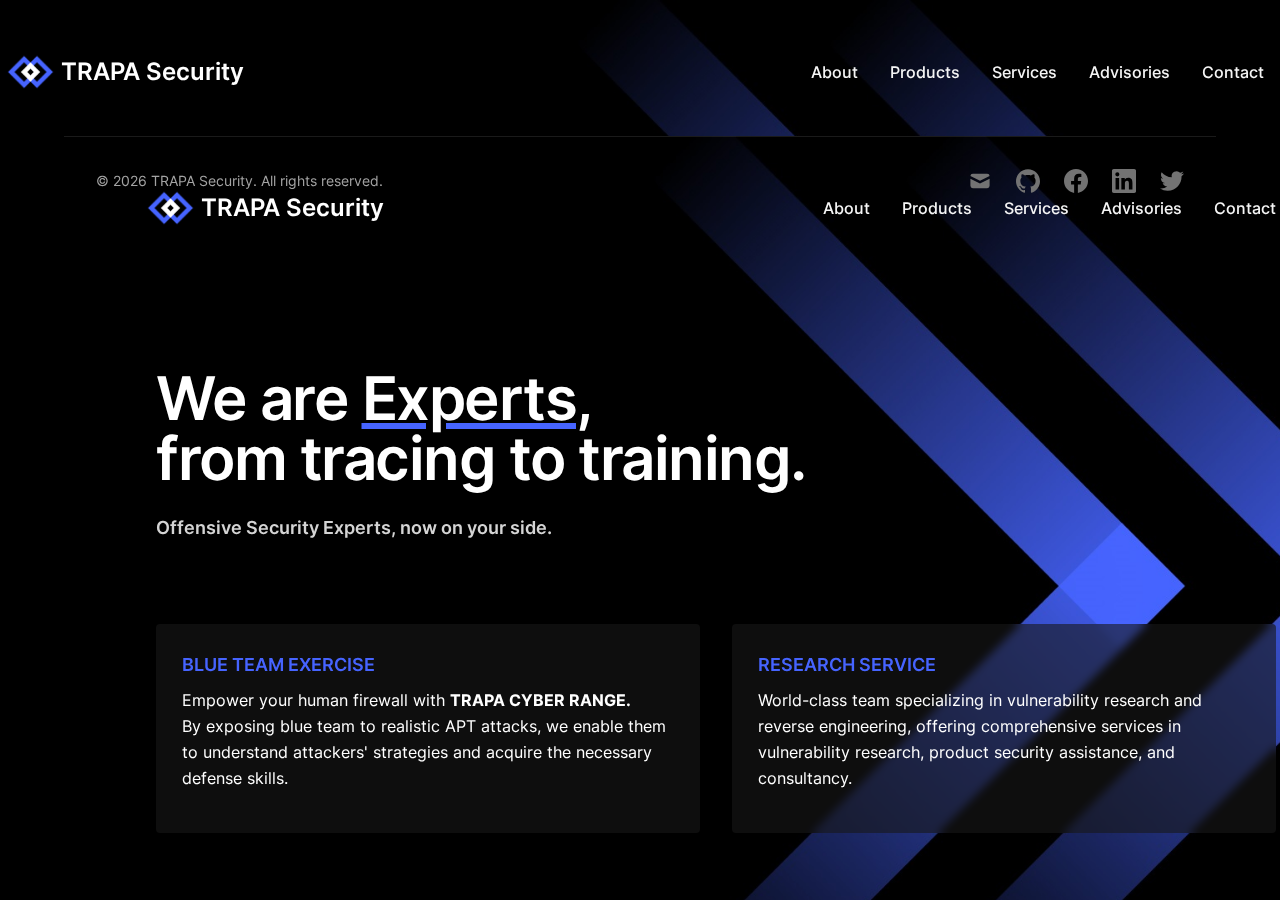
<file: index.html>
<!DOCTYPE html><html lang="en" class="scroll-smooth"><head><meta charSet="utf-8"/><script>!function(){try {var d=document.documentElement.classList;d.remove('light','dark');var e=localStorage.getItem('theme');d.add('dark');if("system"===e||(!e&&false)){var t="(prefers-color-scheme: dark)",m=window.matchMedia(t);m.media!==t||m.matches?d.add('dark'):d.add('light')}else if(e) d.add(e)}catch(e){}}()</script><meta content="width=device-width, initial-scale=1" name="viewport"/><title>TRAPA Security</title><meta name="robots" content="follow, index"/><meta name="description" content="We are Experts, from tracing to training."/><meta property="og:url" content="https://trapa.tw/"/><meta property="og:type" content="website"/><meta property="og:site_name" content="TRAPA Security"/><meta property="og:description" content="We are Experts, from tracing to training."/><meta property="og:title" content="TRAPA Security"/><meta property="og:image" content="https://trapa.tw/static/images/og.png"/><meta name="twitter:card" content="summary_large_image"/><meta name="twitter:site" content="https://twitter.com/TrapaSecurity"/><meta name="twitter:title" content="TRAPA Security"/><meta name="twitter:description" content="We are Experts, from tracing to training."/><meta name="twitter:image" content="https://trapa.tw/static/images/og.png"/><link rel="canonical" href="https://trapa.tw/"/><meta name="next-head-count" content="18"/><link rel="apple-touch-icon" sizes="180x180" href="/static/favicons/apple-touch-icon.png"/><link rel="icon" type="image/png" sizes="32x32" href="/static/favicons/favicon-32x32.png"/><link rel="icon" type="image/png" sizes="16x16" href="/static/favicons/favicon-16x16.png"/><link rel="manifest" href="/static/favicons/site.webmanifest"/><link rel="mask-icon" href="/static/favicons/safari-pinned-tab.svg" color="#4664ff"/><meta name="msapplication-TileColor" content="#000000"/><meta name="theme-color" content="#000000"/><link rel="alternate" type="application/rss+xml" href="/feed.xml"/><link rel="preload" href="/_next/static/css/70e7474b985e5c54.css" as="style"/><link rel="stylesheet" href="/_next/static/css/70e7474b985e5c54.css" data-n-g=""/><noscript data-n-css=""></noscript><script defer="" nomodule="" src="/_next/static/chunks/polyfills-5cd94c89d3acac5f.js"></script><script src="/_next/static/chunks/webpack-5ddc520f87c3ad87.js" defer=""></script><script src="/_next/static/chunks/main-632185334423e275.js" defer=""></script><script src="/_next/static/chunks/pages/_app-95428d86a16eb5ed.js" defer=""></script><script src="/_next/static/chunks/pages/index-176bd960bca5c4c5.js" defer=""></script><script src="/_next/static/Cl-udYeRVX1OY106Ye3Js/_buildManifest.js" defer=""></script><script src="/_next/static/Cl-udYeRVX1OY106Ye3Js/_ssgManifest.js" defer=""></script><script src="/_next/static/Cl-udYeRVX1OY106Ye3Js/_middlewareManifest.js" defer=""></script></head><body class="bg-white text-black antialiased dark:bg-gray-900 dark:text-white"><div id="__next" data-reactroot=""><div class="fixed -z-10 h-screen w-full overflow-y-scroll bg-black bg-opacity-90 bg-[url(&#x27;/static/images/bg.jpg&#x27;)] bg-cover bg-right md:bg-center"><div class="mx-auto max-w-5xl px-4 sm:px-6 xl:max-w-6xl xl:px-0"><header class="flex items-center justify-between py-10"><div><a aria-label="TRAPA Security" href="/"><div class="flex flex-shrink-0 items-center justify-between"><div class=""><img class="mt-2 h-12 object-cover" src="/static/images/logo.png"/></div><div class="h-6 text-2xl font-semibold md:block">TRAPA Security</div></div></a></div><div class="mt-2 flex items-center text-base leading-5"><div class="hidden md:block"><a class="p-1 font-medium text-gray-100 md:p-3 lg:p-4" href="/about/">About</a><a class="p-1 font-medium text-gray-100 md:p-3 lg:p-4" href="/products/">Products</a><a class="p-1 font-medium text-gray-100 md:p-3 lg:p-4" href="/services/">Services</a><a class="p-1 font-medium text-gray-100 md:p-3 lg:p-4" href="/advisories/">Advisories</a><a class="p-1 font-medium text-gray-100 md:p-3 lg:p-4" href="/contact/">Contact</a></div><div class="md:hidden"><button type="button" class="ml-1 mr-1 h-8 w-8 rounded py-1" aria-label="Toggle Menu"><svg xmlns="http://www.w3.org/2000/svg" viewBox="0 0 20 20" fill="currentColor" class="text-gray-900 dark:text-gray-100"><path fill-rule="evenodd" d="M3 5a1 1 0 011-1h12a1 1 0 110 2H4a1 1 0 01-1-1zM3 10a1 1 0 011-1h12a1 1 0 110 2H4a1 1 0 01-1-1zM3 15a1 1 0 011-1h12a1 1 0 110 2H4a1 1 0 01-1-1z" clip-rule="evenodd"></path></svg></button><div class="fixed top-0 left-0 z-10 h-full w-full transform bg-gray-200 opacity-95 duration-300 ease-in-out dark:bg-gray-800 translate-x-full"><div class="flex justify-end"><button type="button" class="mr-5 mt-11 h-8 w-8 rounded" aria-label="Toggle Menu"><svg xmlns="http://www.w3.org/2000/svg" viewBox="0 0 20 20" fill="currentColor" class="text-gray-900 dark:text-gray-100"><path fill-rule="evenodd" d="M4.293 4.293a1 1 0 011.414 0L10 8.586l4.293-4.293a1 1 0 111.414 1.414L11.414 10l4.293 4.293a1 1 0 01-1.414 1.414L10 11.414l-4.293 4.293a1 1 0 01-1.414-1.414L8.586 10 4.293 5.707a1 1 0 010-1.414z" clip-rule="evenodd"></path></svg></button></div><nav class="fixed mt-8 h-full"><div class="px-12 py-4"><a class="text-2xl font-bold tracking-widest text-gray-900 dark:text-gray-100" href="/about/">About</a></div><div class="px-12 py-4"><a class="text-2xl font-bold tracking-widest text-gray-900 dark:text-gray-100" href="/products/">Products</a></div><div class="px-12 py-4"><a class="text-2xl font-bold tracking-widest text-gray-900 dark:text-gray-100" href="/services/">Services</a></div><div class="px-12 py-4"><a class="text-2xl font-bold tracking-widest text-gray-900 dark:text-gray-100" href="/advisories/">Advisories</a></div><div class="px-12 py-4"><a class="text-2xl font-bold tracking-widest text-gray-900 dark:text-gray-100" href="/contact/">Contact</a></div></nav></div></div></div></header><section class="sm-px:6 mx-auto px-4"><h2 class="pt-18 text-4xl font-semibold tracking-tight text-white sm:pt-24 sm:text-6xl">We are <span class="underline decoration-blue-500">Experts</span>,<br/>from tracing to training.</h2><p class="mt-6 text-lg font-semibold leading-8 text-gray-300">Offensive Security Experts, now on your side.</p><div class="mx-auto px-0 py-20"><div class="-m-4 flex flex-wrap"><a href="/products" class="group w-full p-4 md:w-1/2"><div class="h-full rounded border-2 border-black border-opacity-0 bg-gray-900 bg-opacity-60 p-6 backdrop-blur-sm hover:border-primary-500"><p class="mb-2 text-lg font-semibold uppercase leading-relaxed text-primary-500">Blue Team Exercise</p><p class="mb-4 leading-relaxed">Empower your human firewall with <strong>TRAPA CYBER RANGE.</strong><br/>By exposing blue team to realistic APT attacks, we enable them to understand attackers&#x27; strategies and acquire the necessary defense skills.</p></div></a><a href="/services" class="w-full p-4 md:w-1/2"><div class="h-full rounded border-2 border-black border-opacity-0 bg-gray-900 bg-opacity-60 p-6 backdrop-blur-sm hover:border-primary-500"><p class="mb-2 text-lg font-semibold uppercase leading-relaxed text-primary-500">Research Service</p><p class="mb-4 leading-relaxed">World-class team specializing in vulnerability research and reverse engineering, offering comprehensive services in vulnerability research, product security assistance, and consultancy.</p></div></a></div></div></section><footer><div class="mx-auto max-w-7xl border-t border-white/10 px-6 pt-8 pb-12 md:flex md:items-center md:justify-between lg:px-8"><div class="flex justify-center space-x-6 md:order-2"><a class="text-sm text-gray-500 transition hover:text-gray-600" target="_blank" rel="noopener noreferrer" href="mailto:contact@trapa.tw"><span class="sr-only">mail</span><svg xmlns="http://www.w3.org/2000/svg" viewBox="0 0 20 20" class="fill-current text-gray-700 hover:text-blue-500 dark:text-gray-500 dark:hover:text-blue-400 h-6 w-6"><path d="M2.003 5.884 10 9.882l7.997-3.998A2 2 0 0 0 16 4H4a2 2 0 0 0-1.997 1.884z"></path><path d="m18 8.118-8 4-8-4V14a2 2 0 0 0 2 2h12a2 2 0 0 0 2-2V8.118z"></path></svg></a><a class="text-sm text-gray-500 transition hover:text-gray-600" target="_blank" rel="noopener noreferrer" href="https://github.com/TrapaSecurity"><span class="sr-only">github</span><svg viewBox="0 0 24 24" xmlns="http://www.w3.org/2000/svg" class="fill-current text-gray-700 hover:text-blue-500 dark:text-gray-500 dark:hover:text-blue-400 h-6 w-6"><path d="M12 .297c-6.63 0-12 5.373-12 12 0 5.303 3.438 9.8 8.205 11.385.6.113.82-.258.82-.577 0-.285-.01-1.04-.015-2.04-3.338.724-4.042-1.61-4.042-1.61C4.422 18.07 3.633 17.7 3.633 17.7c-1.087-.744.084-.729.084-.729 1.205.084 1.838 1.236 1.838 1.236 1.07 1.835 2.809 1.305 3.495.998.108-.776.417-1.305.76-1.605-2.665-.3-5.466-1.332-5.466-5.93 0-1.31.465-2.38 1.235-3.22-.135-.303-.54-1.523.105-3.176 0 0 1.005-.322 3.3 1.23.96-.267 1.98-.399 3-.405 1.02.006 2.04.138 3 .405 2.28-1.552 3.285-1.23 3.285-1.23.645 1.653.24 2.873.12 3.176.765.84 1.23 1.91 1.23 3.22 0 4.61-2.805 5.625-5.475 5.92.42.36.81 1.096.81 2.22 0 1.606-.015 2.896-.015 3.286 0 .315.21.69.825.57C20.565 22.092 24 17.592 24 12.297c0-6.627-5.373-12-12-12"></path></svg></a><a class="text-sm text-gray-500 transition hover:text-gray-600" target="_blank" rel="noopener noreferrer" href="https://facebook.com/trapasec"><span class="sr-only">facebook</span><svg xmlns="http://www.w3.org/2000/svg" viewBox="0 0 24 24" class="fill-current text-gray-700 hover:text-blue-500 dark:text-gray-500 dark:hover:text-blue-400 h-6 w-6"><path d="M24 12.073c0-6.627-5.373-12-12-12s-12 5.373-12 12c0 5.99 4.388 10.954 10.125 11.854v-8.385H7.078v-3.47h3.047V9.43c0-3.007 1.792-4.669 4.533-4.669 1.312 0 2.686.235 2.686.235v2.953H15.83c-1.491 0-1.956.925-1.956 1.874v2.25h3.328l-.532 3.47h-2.796v8.385C19.612 23.027 24 18.062 24 12.073z"></path></svg></a><a class="text-sm text-gray-500 transition hover:text-gray-600" target="_blank" rel="noopener noreferrer" href="https://www.linkedin.com/company/trapa-security"><span class="sr-only">linkedin</span><svg viewBox="0 0 24 24" xmlns="http://www.w3.org/2000/svg" class="fill-current text-gray-700 hover:text-blue-500 dark:text-gray-500 dark:hover:text-blue-400 h-6 w-6"><path d="M20.447 20.452h-3.554v-5.569c0-1.328-.027-3.037-1.852-3.037-1.853 0-2.136 1.445-2.136 2.939v5.667H9.351V9h3.414v1.561h.046c.477-.9 1.637-1.85 3.37-1.85 3.601 0 4.267 2.37 4.267 5.455v6.286zM5.337 7.433a2.062 2.062 0 0 1-2.063-2.065 2.064 2.064 0 1 1 2.063 2.065zm1.782 13.019H3.555V9h3.564v11.452zM22.225 0H1.771C.792 0 0 .774 0 1.729v20.542C0 23.227.792 24 1.771 24h20.451C23.2 24 24 23.227 24 22.271V1.729C24 .774 23.2 0 22.222 0h.003z"></path></svg></a><a class="text-sm text-gray-500 transition hover:text-gray-600" target="_blank" rel="noopener noreferrer" href="https://twitter.com/TrapaSecurity"><span class="sr-only">twitter</span><svg xmlns="http://www.w3.org/2000/svg" viewBox="0 0 24 24" class="fill-current text-gray-700 hover:text-blue-500 dark:text-gray-500 dark:hover:text-blue-400 h-6 w-6"><path d="M23.953 4.57a10 10 0 0 1-2.825.775 4.958 4.958 0 0 0 2.163-2.723c-.951.555-2.005.959-3.127 1.184a4.92 4.92 0 0 0-8.384 4.482C7.69 8.095 4.067 6.13 1.64 3.162a4.822 4.822 0 0 0-.666 2.475c0 1.71.87 3.213 2.188 4.096a4.904 4.904 0 0 1-2.228-.616v.06a4.923 4.923 0 0 0 3.946 4.827 4.996 4.996 0 0 1-2.212.085 4.936 4.936 0 0 0 4.604 3.417 9.867 9.867 0 0 1-6.102 2.105c-.39 0-.779-.023-1.17-.067a13.995 13.995 0 0 0 7.557 2.209c9.053 0 13.998-7.496 13.998-13.985 0-.21 0-.42-.015-.63A9.935 9.935 0 0 0 24 4.59z"></path></svg></a></div><div class="mt-8 md:order-1 md:mt-0"><p class="text-center text-sm leading-5 text-gray-400">© 2024 TRAPA Security. All rights reserved.</p></div></div></footer></div></div></div><script id="__NEXT_DATA__" type="application/json">{"props":{"pageProps":{}},"page":"/","query":{},"buildId":"Cl-udYeRVX1OY106Ye3Js","nextExport":true,"autoExport":true,"isFallback":false,"scriptLoader":[]}</script></body></html>
</file>
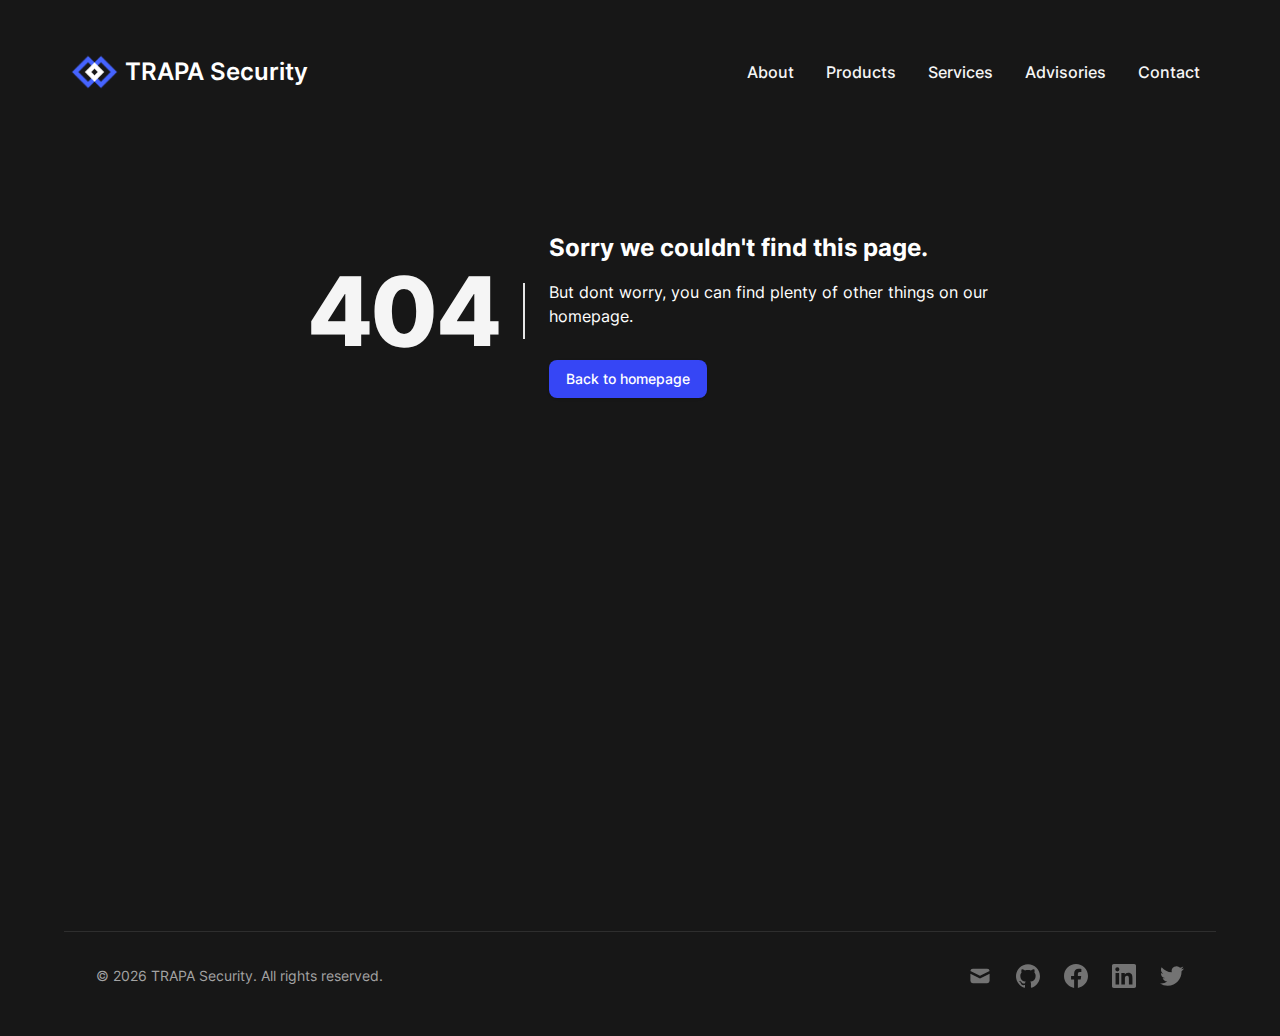
<file: 404/index.html>
<!DOCTYPE html><html lang="en" class="scroll-smooth"><head><meta charSet="utf-8"/><script>!function(){try {var d=document.documentElement.classList;d.remove('light','dark');var e=localStorage.getItem('theme');d.add('dark');if("system"===e||(!e&&false)){var t="(prefers-color-scheme: dark)",m=window.matchMedia(t);m.media!==t||m.matches?d.add('dark'):d.add('light')}else if(e) d.add(e)}catch(e){}}()</script><meta content="width=device-width, initial-scale=1" name="viewport"/><title>Page Not Found - TRAPA Security</title><meta name="robots" content="follow, index"/><meta name="description"/><meta property="og:url" content="https://trapa.tw/404/"/><meta property="og:type" content="website"/><meta property="og:site_name" content="TRAPA Security"/><meta property="og:description"/><meta property="og:title" content="Page Not Found - TRAPA Security"/><meta property="og:image" content="https://trapa.tw/static/images/og.png"/><meta name="twitter:card" content="summary_large_image"/><meta name="twitter:site" content="https://twitter.com/TrapaSecurity"/><meta name="twitter:title" content="Page Not Found - TRAPA Security"/><meta name="twitter:description"/><meta name="twitter:image" content="https://trapa.tw/static/images/og.png"/><link rel="canonical" href="https://trapa.tw/404/"/><meta name="next-head-count" content="18"/><link rel="apple-touch-icon" sizes="180x180" href="/static/favicons/apple-touch-icon.png"/><link rel="icon" type="image/png" sizes="32x32" href="/static/favicons/favicon-32x32.png"/><link rel="icon" type="image/png" sizes="16x16" href="/static/favicons/favicon-16x16.png"/><link rel="manifest" href="/static/favicons/site.webmanifest"/><link rel="mask-icon" href="/static/favicons/safari-pinned-tab.svg" color="#4664ff"/><meta name="msapplication-TileColor" content="#000000"/><meta name="theme-color" content="#000000"/><link rel="alternate" type="application/rss+xml" href="/feed.xml"/><link rel="preload" href="/_next/static/css/70e7474b985e5c54.css" as="style"/><link rel="stylesheet" href="/_next/static/css/70e7474b985e5c54.css" data-n-g=""/><noscript data-n-css=""></noscript><script defer="" nomodule="" src="/_next/static/chunks/polyfills-5cd94c89d3acac5f.js"></script><script src="/_next/static/chunks/webpack-5ddc520f87c3ad87.js" defer=""></script><script src="/_next/static/chunks/main-632185334423e275.js" defer=""></script><script src="/_next/static/chunks/pages/_app-95428d86a16eb5ed.js" defer=""></script><script src="/_next/static/chunks/pages/404-3607bcfd5c634236.js" defer=""></script><script src="/_next/static/Cl-udYeRVX1OY106Ye3Js/_buildManifest.js" defer=""></script><script src="/_next/static/Cl-udYeRVX1OY106Ye3Js/_ssgManifest.js" defer=""></script><script src="/_next/static/Cl-udYeRVX1OY106Ye3Js/_middlewareManifest.js" defer=""></script></head><body class="bg-white text-black antialiased dark:bg-gray-900 dark:text-white"><div id="__next" data-reactroot=""><div class="mx-auto max-w-5xl px-4 sm:px-6 xl:max-w-6xl xl:px-0"><header class="flex items-center justify-between py-10"><div><a aria-label="TRAPA Security" href="/"><div class="flex flex-shrink-0 items-center justify-between"><div class=""><img class="mt-2 h-12 object-cover" src="/static/images/logo.png"/></div><div class="h-6 text-2xl font-semibold md:block">TRAPA Security</div></div></a></div><div class="mt-2 flex items-center text-base leading-5"><div class="hidden md:block"><a class="p-1 font-medium text-gray-100 md:p-3 lg:p-4" href="/about/">About</a><a class="p-1 font-medium text-gray-100 md:p-3 lg:p-4" href="/products/">Products</a><a class="p-1 font-medium text-gray-100 md:p-3 lg:p-4" href="/services/">Services</a><a class="p-1 font-medium text-gray-100 md:p-3 lg:p-4" href="/advisories/">Advisories</a><a class="p-1 font-medium text-gray-100 md:p-3 lg:p-4" href="/contact/">Contact</a></div><div class="md:hidden"><button type="button" class="ml-1 mr-1 h-8 w-8 rounded py-1" aria-label="Toggle Menu"><svg xmlns="http://www.w3.org/2000/svg" viewBox="0 0 20 20" fill="currentColor" class="text-gray-900 dark:text-gray-100"><path fill-rule="evenodd" d="M3 5a1 1 0 011-1h12a1 1 0 110 2H4a1 1 0 01-1-1zM3 10a1 1 0 011-1h12a1 1 0 110 2H4a1 1 0 01-1-1zM3 15a1 1 0 011-1h12a1 1 0 110 2H4a1 1 0 01-1-1z" clip-rule="evenodd"></path></svg></button><div class="fixed top-0 left-0 z-10 h-full w-full transform bg-gray-200 opacity-95 duration-300 ease-in-out dark:bg-gray-800 translate-x-full"><div class="flex justify-end"><button type="button" class="mr-5 mt-11 h-8 w-8 rounded" aria-label="Toggle Menu"><svg xmlns="http://www.w3.org/2000/svg" viewBox="0 0 20 20" fill="currentColor" class="text-gray-900 dark:text-gray-100"><path fill-rule="evenodd" d="M4.293 4.293a1 1 0 011.414 0L10 8.586l4.293-4.293a1 1 0 111.414 1.414L11.414 10l4.293 4.293a1 1 0 01-1.414 1.414L10 11.414l-4.293 4.293a1 1 0 01-1.414-1.414L8.586 10 4.293 5.707a1 1 0 010-1.414z" clip-rule="evenodd"></path></svg></button></div><nav class="fixed mt-8 h-full"><div class="px-12 py-4"><a class="text-2xl font-bold tracking-widest text-gray-900 dark:text-gray-100" href="/about/">About</a></div><div class="px-12 py-4"><a class="text-2xl font-bold tracking-widest text-gray-900 dark:text-gray-100" href="/products/">Products</a></div><div class="px-12 py-4"><a class="text-2xl font-bold tracking-widest text-gray-900 dark:text-gray-100" href="/services/">Services</a></div><div class="px-12 py-4"><a class="text-2xl font-bold tracking-widest text-gray-900 dark:text-gray-100" href="/advisories/">Advisories</a></div><div class="px-12 py-4"><a class="text-2xl font-bold tracking-widest text-gray-900 dark:text-gray-100" href="/contact/">Contact</a></div></nav></div></div></div></header><div class="flex h-screen flex-col justify-between"><main class="mx-3 mb-auto"><div class="flex flex-col items-start justify-start md:mt-24 md:flex-row md:items-center md:justify-center md:space-x-6"><div class="space-x-2 pt-6 pb-8 md:space-y-5"><h1 class="text-6xl font-extrabold leading-9 tracking-tight text-gray-900 dark:text-gray-100 md:border-r-2 md:px-6 md:text-8xl md:leading-14">404</h1></div><div class="max-w-md"><p class="mb-4 text-xl font-bold leading-normal md:text-2xl">Sorry we couldn&#x27;t find this page.</p><p class="mb-8">But dont worry, you can find plenty of other things on our homepage.</p><a href="/"><button class="focus:shadow-outline-blue inline rounded-lg border border-transparent bg-blue-600 px-4 py-2 text-sm font-medium leading-5 text-white shadow transition-colors duration-150 hover:bg-blue-700 focus:outline-none dark:hover:bg-blue-500">Back to homepage</button></a></div></div></main><footer><div class="mx-auto max-w-7xl border-t border-white/10 px-6 pt-8 pb-12 md:flex md:items-center md:justify-between lg:px-8"><div class="flex justify-center space-x-6 md:order-2"><a class="text-sm text-gray-500 transition hover:text-gray-600" target="_blank" rel="noopener noreferrer" href="mailto:contact@trapa.tw"><span class="sr-only">mail</span><svg xmlns="http://www.w3.org/2000/svg" viewBox="0 0 20 20" class="fill-current text-gray-700 hover:text-blue-500 dark:text-gray-500 dark:hover:text-blue-400 h-6 w-6"><path d="M2.003 5.884 10 9.882l7.997-3.998A2 2 0 0 0 16 4H4a2 2 0 0 0-1.997 1.884z"></path><path d="m18 8.118-8 4-8-4V14a2 2 0 0 0 2 2h12a2 2 0 0 0 2-2V8.118z"></path></svg></a><a class="text-sm text-gray-500 transition hover:text-gray-600" target="_blank" rel="noopener noreferrer" href="https://github.com/TrapaSecurity"><span class="sr-only">github</span><svg viewBox="0 0 24 24" xmlns="http://www.w3.org/2000/svg" class="fill-current text-gray-700 hover:text-blue-500 dark:text-gray-500 dark:hover:text-blue-400 h-6 w-6"><path d="M12 .297c-6.63 0-12 5.373-12 12 0 5.303 3.438 9.8 8.205 11.385.6.113.82-.258.82-.577 0-.285-.01-1.04-.015-2.04-3.338.724-4.042-1.61-4.042-1.61C4.422 18.07 3.633 17.7 3.633 17.7c-1.087-.744.084-.729.084-.729 1.205.084 1.838 1.236 1.838 1.236 1.07 1.835 2.809 1.305 3.495.998.108-.776.417-1.305.76-1.605-2.665-.3-5.466-1.332-5.466-5.93 0-1.31.465-2.38 1.235-3.22-.135-.303-.54-1.523.105-3.176 0 0 1.005-.322 3.3 1.23.96-.267 1.98-.399 3-.405 1.02.006 2.04.138 3 .405 2.28-1.552 3.285-1.23 3.285-1.23.645 1.653.24 2.873.12 3.176.765.84 1.23 1.91 1.23 3.22 0 4.61-2.805 5.625-5.475 5.92.42.36.81 1.096.81 2.22 0 1.606-.015 2.896-.015 3.286 0 .315.21.69.825.57C20.565 22.092 24 17.592 24 12.297c0-6.627-5.373-12-12-12"></path></svg></a><a class="text-sm text-gray-500 transition hover:text-gray-600" target="_blank" rel="noopener noreferrer" href="https://facebook.com/trapasec"><span class="sr-only">facebook</span><svg xmlns="http://www.w3.org/2000/svg" viewBox="0 0 24 24" class="fill-current text-gray-700 hover:text-blue-500 dark:text-gray-500 dark:hover:text-blue-400 h-6 w-6"><path d="M24 12.073c0-6.627-5.373-12-12-12s-12 5.373-12 12c0 5.99 4.388 10.954 10.125 11.854v-8.385H7.078v-3.47h3.047V9.43c0-3.007 1.792-4.669 4.533-4.669 1.312 0 2.686.235 2.686.235v2.953H15.83c-1.491 0-1.956.925-1.956 1.874v2.25h3.328l-.532 3.47h-2.796v8.385C19.612 23.027 24 18.062 24 12.073z"></path></svg></a><a class="text-sm text-gray-500 transition hover:text-gray-600" target="_blank" rel="noopener noreferrer" href="https://www.linkedin.com/company/trapa-security"><span class="sr-only">linkedin</span><svg viewBox="0 0 24 24" xmlns="http://www.w3.org/2000/svg" class="fill-current text-gray-700 hover:text-blue-500 dark:text-gray-500 dark:hover:text-blue-400 h-6 w-6"><path d="M20.447 20.452h-3.554v-5.569c0-1.328-.027-3.037-1.852-3.037-1.853 0-2.136 1.445-2.136 2.939v5.667H9.351V9h3.414v1.561h.046c.477-.9 1.637-1.85 3.37-1.85 3.601 0 4.267 2.37 4.267 5.455v6.286zM5.337 7.433a2.062 2.062 0 0 1-2.063-2.065 2.064 2.064 0 1 1 2.063 2.065zm1.782 13.019H3.555V9h3.564v11.452zM22.225 0H1.771C.792 0 0 .774 0 1.729v20.542C0 23.227.792 24 1.771 24h20.451C23.2 24 24 23.227 24 22.271V1.729C24 .774 23.2 0 22.222 0h.003z"></path></svg></a><a class="text-sm text-gray-500 transition hover:text-gray-600" target="_blank" rel="noopener noreferrer" href="https://twitter.com/TrapaSecurity"><span class="sr-only">twitter</span><svg xmlns="http://www.w3.org/2000/svg" viewBox="0 0 24 24" class="fill-current text-gray-700 hover:text-blue-500 dark:text-gray-500 dark:hover:text-blue-400 h-6 w-6"><path d="M23.953 4.57a10 10 0 0 1-2.825.775 4.958 4.958 0 0 0 2.163-2.723c-.951.555-2.005.959-3.127 1.184a4.92 4.92 0 0 0-8.384 4.482C7.69 8.095 4.067 6.13 1.64 3.162a4.822 4.822 0 0 0-.666 2.475c0 1.71.87 3.213 2.188 4.096a4.904 4.904 0 0 1-2.228-.616v.06a4.923 4.923 0 0 0 3.946 4.827 4.996 4.996 0 0 1-2.212.085 4.936 4.936 0 0 0 4.604 3.417 9.867 9.867 0 0 1-6.102 2.105c-.39 0-.779-.023-1.17-.067a13.995 13.995 0 0 0 7.557 2.209c9.053 0 13.998-7.496 13.998-13.985 0-.21 0-.42-.015-.63A9.935 9.935 0 0 0 24 4.59z"></path></svg></a></div><div class="mt-8 md:order-1 md:mt-0"><p class="text-center text-sm leading-5 text-gray-400">© 2024 TRAPA Security. All rights reserved.</p></div></div></footer></div></div></div><script id="__NEXT_DATA__" type="application/json">{"props":{"pageProps":{}},"page":"/404","query":{},"buildId":"Cl-udYeRVX1OY106Ye3Js","nextExport":true,"autoExport":true,"isFallback":false,"scriptLoader":[]}</script></body></html>
</file>
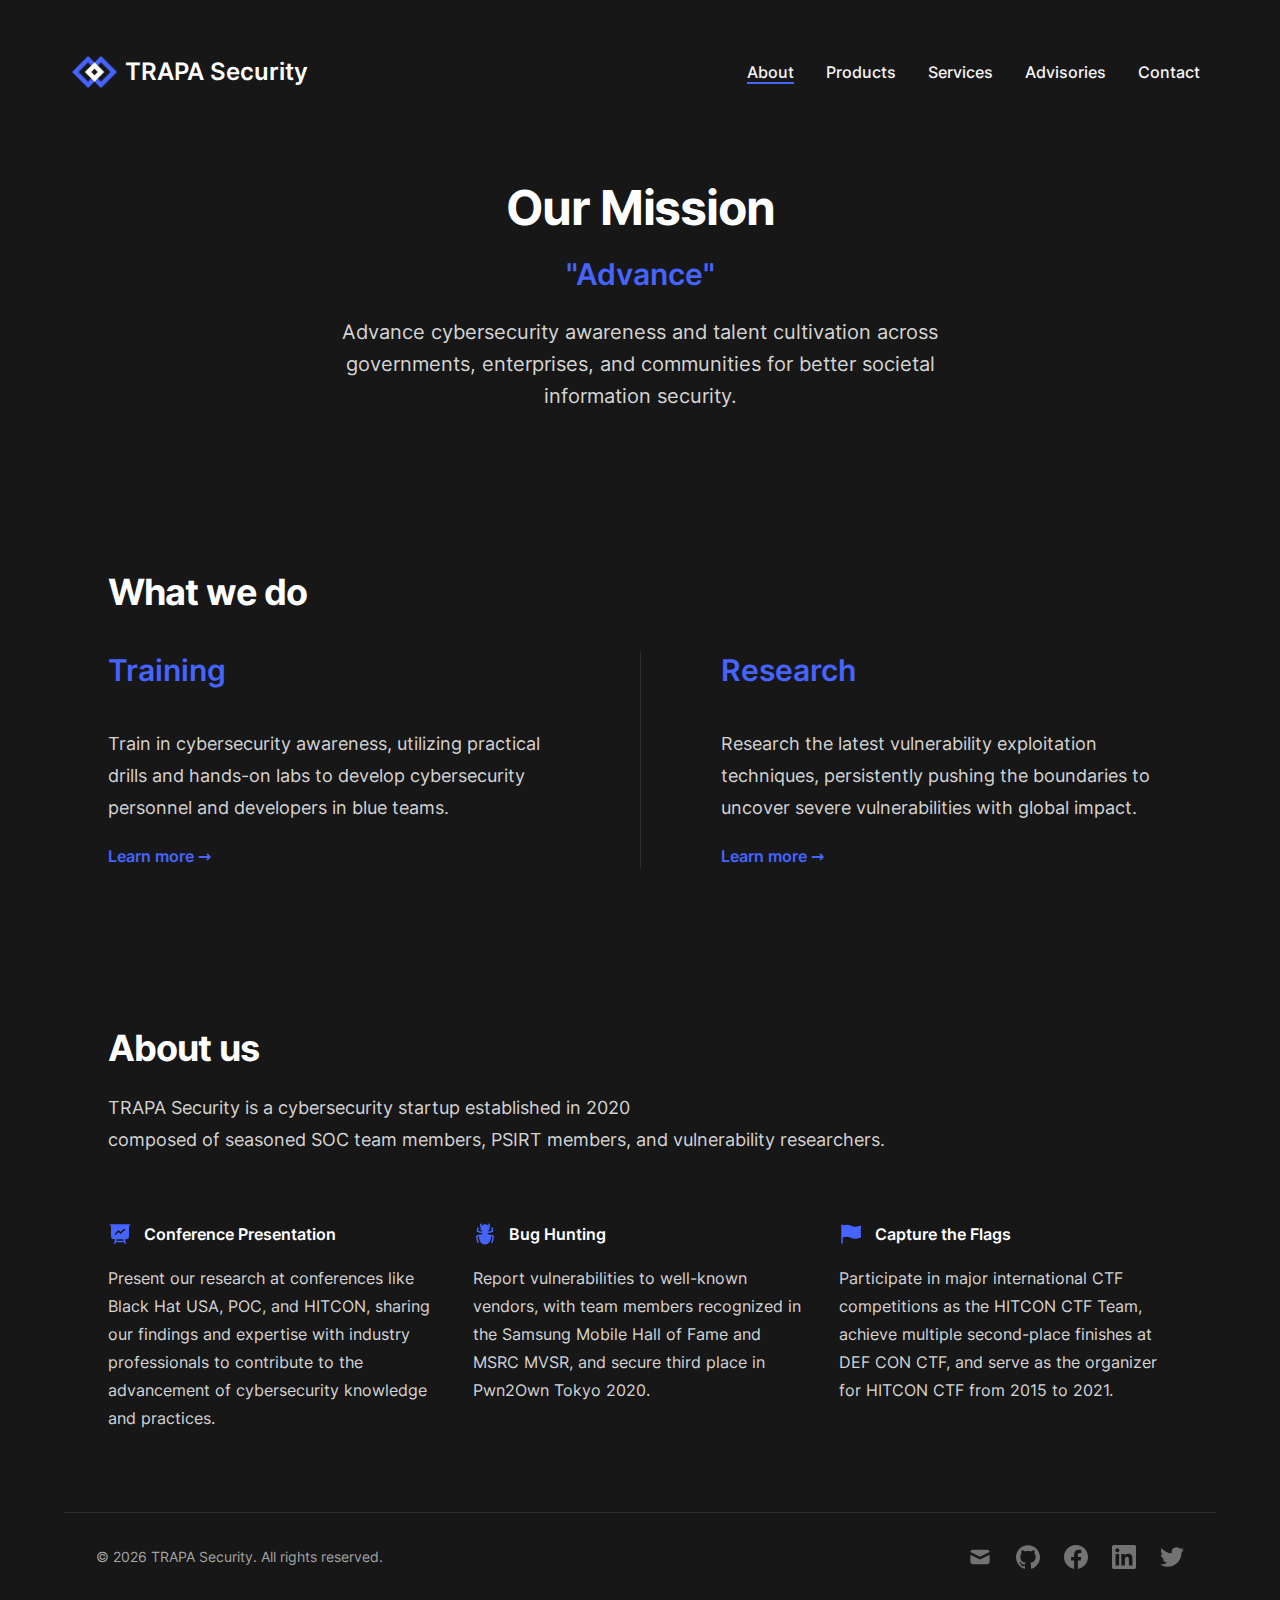
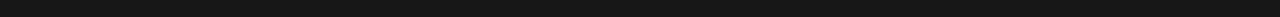
<file: about/index.html>
<!DOCTYPE html><html lang="en" class="scroll-smooth"><head><meta charSet="utf-8"/><script>!function(){try {var d=document.documentElement.classList;d.remove('light','dark');var e=localStorage.getItem('theme');d.add('dark');if("system"===e||(!e&&false)){var t="(prefers-color-scheme: dark)",m=window.matchMedia(t);m.media!==t||m.matches?d.add('dark'):d.add('light')}else if(e) d.add(e)}catch(e){}}()</script><meta content="width=device-width, initial-scale=1" name="viewport"/><title>About | TRAPA Security</title><meta name="robots" content="follow, index"/><meta name="description" content="We are Experts, from tracing to training."/><meta property="og:url" content="https://trapa.tw/about/"/><meta property="og:type" content="website"/><meta property="og:site_name" content="TRAPA Security"/><meta property="og:description" content="We are Experts, from tracing to training."/><meta property="og:title" content="About | TRAPA Security"/><meta property="og:image" content="https://trapa.tw/static/images/og.png"/><meta name="twitter:card" content="summary_large_image"/><meta name="twitter:site" content="https://twitter.com/TrapaSecurity"/><meta name="twitter:title" content="About | TRAPA Security"/><meta name="twitter:description" content="We are Experts, from tracing to training."/><meta name="twitter:image" content="https://trapa.tw/static/images/og.png"/><link rel="canonical" href="https://trapa.tw/about/"/><meta name="next-head-count" content="18"/><link rel="apple-touch-icon" sizes="180x180" href="/static/favicons/apple-touch-icon.png"/><link rel="icon" type="image/png" sizes="32x32" href="/static/favicons/favicon-32x32.png"/><link rel="icon" type="image/png" sizes="16x16" href="/static/favicons/favicon-16x16.png"/><link rel="manifest" href="/static/favicons/site.webmanifest"/><link rel="mask-icon" href="/static/favicons/safari-pinned-tab.svg" color="#4664ff"/><meta name="msapplication-TileColor" content="#000000"/><meta name="theme-color" content="#000000"/><link rel="alternate" type="application/rss+xml" href="/feed.xml"/><link rel="preload" href="/_next/static/css/70e7474b985e5c54.css" as="style"/><link rel="stylesheet" href="/_next/static/css/70e7474b985e5c54.css" data-n-g=""/><noscript data-n-css=""></noscript><script defer="" nomodule="" src="/_next/static/chunks/polyfills-5cd94c89d3acac5f.js"></script><script src="/_next/static/chunks/webpack-5ddc520f87c3ad87.js" defer=""></script><script src="/_next/static/chunks/main-632185334423e275.js" defer=""></script><script src="/_next/static/chunks/pages/_app-95428d86a16eb5ed.js" defer=""></script><script src="/_next/static/chunks/pages/about-47273c93cffda9a7.js" defer=""></script><script src="/_next/static/Cl-udYeRVX1OY106Ye3Js/_buildManifest.js" defer=""></script><script src="/_next/static/Cl-udYeRVX1OY106Ye3Js/_ssgManifest.js" defer=""></script><script src="/_next/static/Cl-udYeRVX1OY106Ye3Js/_middlewareManifest.js" defer=""></script></head><body class="bg-white text-black antialiased dark:bg-gray-900 dark:text-white"><div id="__next" data-reactroot=""><div class="mx-auto max-w-5xl px-4 sm:px-6 xl:max-w-6xl xl:px-0"><header class="flex items-center justify-between py-10"><div><a aria-label="TRAPA Security" href="/"><div class="flex flex-shrink-0 items-center justify-between"><div class=""><img class="mt-2 h-12 object-cover" src="/static/images/logo.png"/></div><div class="h-6 text-2xl font-semibold md:block">TRAPA Security</div></div></a></div><div class="mt-2 flex items-center text-base leading-5"><div class="hidden md:block"><a class="underline decoration-primary-500 decoration-2 underline-offset-4 p-1 font-medium text-gray-100 md:p-3 lg:p-4" href="/about/">About</a><a class="p-1 font-medium text-gray-100 md:p-3 lg:p-4" href="/products/">Products</a><a class="p-1 font-medium text-gray-100 md:p-3 lg:p-4" href="/services/">Services</a><a class="p-1 font-medium text-gray-100 md:p-3 lg:p-4" href="/advisories/">Advisories</a><a class="p-1 font-medium text-gray-100 md:p-3 lg:p-4" href="/contact/">Contact</a></div><div class="md:hidden"><button type="button" class="ml-1 mr-1 h-8 w-8 rounded py-1" aria-label="Toggle Menu"><svg xmlns="http://www.w3.org/2000/svg" viewBox="0 0 20 20" fill="currentColor" class="text-gray-900 dark:text-gray-100"><path fill-rule="evenodd" d="M3 5a1 1 0 011-1h12a1 1 0 110 2H4a1 1 0 01-1-1zM3 10a1 1 0 011-1h12a1 1 0 110 2H4a1 1 0 01-1-1zM3 15a1 1 0 011-1h12a1 1 0 110 2H4a1 1 0 01-1-1z" clip-rule="evenodd"></path></svg></button><div class="fixed top-0 left-0 z-10 h-full w-full transform bg-gray-200 opacity-95 duration-300 ease-in-out dark:bg-gray-800 translate-x-full"><div class="flex justify-end"><button type="button" class="mr-5 mt-11 h-8 w-8 rounded" aria-label="Toggle Menu"><svg xmlns="http://www.w3.org/2000/svg" viewBox="0 0 20 20" fill="currentColor" class="text-gray-900 dark:text-gray-100"><path fill-rule="evenodd" d="M4.293 4.293a1 1 0 011.414 0L10 8.586l4.293-4.293a1 1 0 111.414 1.414L11.414 10l4.293 4.293a1 1 0 01-1.414 1.414L10 11.414l-4.293 4.293a1 1 0 01-1.414-1.414L8.586 10 4.293 5.707a1 1 0 010-1.414z" clip-rule="evenodd"></path></svg></button></div><nav class="fixed mt-8 h-full"><div class="px-12 py-4"><a class="text-2xl font-bold tracking-widest text-gray-900 dark:text-gray-100" href="/about/">About</a></div><div class="px-12 py-4"><a class="text-2xl font-bold tracking-widest text-gray-900 dark:text-gray-100" href="/products/">Products</a></div><div class="px-12 py-4"><a class="text-2xl font-bold tracking-widest text-gray-900 dark:text-gray-100" href="/services/">Services</a></div><div class="px-12 py-4"><a class="text-2xl font-bold tracking-widest text-gray-900 dark:text-gray-100" href="/advisories/">Advisories</a></div><div class="px-12 py-4"><a class="text-2xl font-bold tracking-widest text-gray-900 dark:text-gray-100" href="/contact/">Contact</a></div></nav></div></div></div></header><div class="flex h-screen flex-col justify-between"><main class="mx-3 mb-auto"><div class="sm:py-18 mx-auto mt-12 max-w-7xl px-6 lg:px-8"><div class="mx-auto max-w-2xl text-center"><h2 class="text-4xl font-bold tracking-tight text-white sm:text-5xl">Our Mission</h2><h3 class="mt-6 text-3xl font-semibold text-primary-500">&quot;Advance&quot;</h3><p class="mt-6 text-xl leading-8 text-gray-300">Advance cybersecurity awareness and talent cultivation across governments, enterprises, and communities for better societal information security.</p></div></div><div class="mx-auto mt-20 max-w-7xl px-6 sm:mt-40 lg:px-8"><h2 class="text-3xl font-bold tracking-tight text-white sm:text-4xl">What we do</h2><div class="mt-10 grid grid-cols-1 lg:mx-0 lg:max-w-none lg:grid-cols-2"><div class="flex flex-col pb-10 sm:pb-16 lg:pb-0 lg:pr-8 xl:pr-20"><h2 class="text-3xl font-semibold text-primary-500">Training</h2><div class="mt-10 flex flex-auto flex-col justify-between"><p class="text-lg leading-8 text-gray-300">Train in cybersecurity awareness, utilizing practical drills and hands-on labs to develop cybersecurity personnel and developers in blue teams.</p><a href="/products" class="mt-5 font-semibold leading-6 text-primary-500">Learn more <span aria-hidden="true">→</span></a></div></div><div class="flex flex-col border-t border-white/10 pt-10 sm:pt-16 lg:border-l lg:border-t-0 lg:pl-8 lg:pt-0 xl:pl-20"><h2 class="text-3xl font-semibold text-primary-500">Research</h2><div class="mt-10 flex flex-auto flex-col justify-between"><p class="text-lg leading-8 text-gray-300">Research the latest vulnerability exploitation techniques, persistently pushing the boundaries to uncover severe vulnerabilities with global impact.</p><a href="/services" class="mt-5 font-semibold leading-6 text-primary-500">Learn more <span aria-hidden="true">→</span></a></div></div></div></div><div class="mx-auto my-24 mb-20 max-w-7xl px-6 sm:mt-40 lg:px-8"><h2 class="text-3xl font-bold tracking-tight text-white sm:text-4xl">About us</h2><p class="mt-6 text-lg leading-8 text-gray-300">TRAPA Security is a cybersecurity startup established in 2020<br/> composed of seasoned SOC team members, PSIRT members, and vulnerability researchers.</p><dl class="mt-16 grid max-w-xl grid-cols-1 gap-x-8 gap-y-16 lg:max-w-none lg:grid-cols-3"><div class="flex flex-col"><dt class="flex items-center gap-x-3 text-base font-semibold leading-7"><span class="text-primary-500"><svg xmlns="http://www.w3.org/2000/svg" viewBox="0 0 24 24" fill="currentColor" class="h-6 w-6"><path fill-rule="evenodd" d="M2.25 2.25a.75.75 0 000 1.5H3v10.5a3 3 0 003 3h1.21l-1.172 3.513a.75.75 0 001.424.474l.329-.987h8.418l.33.987a.75.75 0 001.422-.474l-1.17-3.513H18a3 3 0 003-3V3.75h.75a.75.75 0 000-1.5H2.25zm6.54 15h6.42l.5 1.5H8.29l.5-1.5zm8.085-8.995a.75.75 0 10-.75-1.299 12.81 12.81 0 00-3.558 3.05L11.03 8.47a.75.75 0 00-1.06 0l-3 3a.75.75 0 101.06 1.06l2.47-2.47 1.617 1.618a.75.75 0 001.146-.102 11.312 11.312 0 013.612-3.321z" clip-rule="evenodd"></path></svg></span>Conference Presentation</dt><dd class="mt-4 flex flex-auto flex-col text-base leading-7 text-gray-300"><p class="flex-auto">Present our research at conferences like Black Hat USA, POC, and HITCON, sharing our findings and expertise with industry professionals to contribute to the advancement of cybersecurity knowledge and practices.</p></dd></div><div class="flex flex-col"><dt class="flex items-center gap-x-3 text-base font-semibold leading-7"><span class="text-primary-500"><svg xmlns="http://www.w3.org/2000/svg" viewBox="0 0 24 24" fill="currentColor" class="h-6 w-6"><path fill-rule="evenodd" d="M8.478 1.6a.75.75 0 01.273 1.025 3.72 3.72 0 00-.425 1.122c.058.057.118.114.18.168A4.491 4.491 0 0112 2.25c1.413 0 2.673.651 3.497 1.668.06-.054.12-.11.178-.167a3.717 3.717 0 00-.426-1.126.75.75 0 111.298-.75 5.22 5.22 0 01.671 2.045.75.75 0 01-.187.582c-.241.27-.505.52-.787.749a4.495 4.495 0 01.216 2.1c-.106.792-.753 1.295-1.417 1.403-.182.03-.364.057-.547.081.152.227.273.476.359.741a23.122 23.122 0 003.832-.802 23.241 23.241 0 00-.345-2.634.75.75 0 011.474-.28c.21 1.115.348 2.256.404 3.418a.75.75 0 01-.516.749c-1.527.5-3.119.855-4.76 1.05-.074.38-.22.735-.423 1.05a24.61 24.61 0 015.943 1.358.75.75 0 01.492.75 24.665 24.665 0 01-1.189 6.25.75.75 0 01-1.425-.47 23.141 23.141 0 001.077-5.307c-.5-.168-1.009-.32-1.524-.454.068.234.104.484.104.746 0 3.956-2.521 7.5-6 7.5-3.478 0-6-3.544-6-7.5 0-.262.037-.511.104-.746-.514.134-1.022.286-1.522.454a23.14 23.14 0 001.077 5.308.75.75 0 01-1.425.468 24.663 24.663 0 01-1.19-6.25.75.75 0 01.493-.749 24.593 24.593 0 014.964-1.24h.01c.321-.046.644-.085.969-.118a2.982 2.982 0 01-.424-1.05 24.614 24.614 0 01-4.76-1.05.75.75 0 01-.516-.75c.057-1.161.194-2.302.405-3.417a.75.75 0 011.474.28c-.164.862-.28 1.74-.345 2.634 1.237.37 2.517.641 3.832.802.085-.265.207-.514.359-.74a18.732 18.732 0 01-.547-.082c-.664-.108-1.311-.611-1.417-1.403a4.535 4.535 0 01.217-2.103 6.788 6.788 0 01-.788-.751.75.75 0 01-.187-.583 5.22 5.22 0 01.67-2.04.75.75 0 011.026-.273z" clip-rule="evenodd"></path></svg></span>Bug Hunting</dt><dd class="mt-4 flex flex-auto flex-col text-base leading-7 text-gray-300"><p class="flex-auto">Report vulnerabilities to well-known vendors, with team members recognized in the Samsung Mobile Hall of Fame and MSRC MVSR, and secure third place in Pwn2Own Tokyo 2020.</p></dd></div><div class="flex flex-col"><dt class="flex items-center gap-x-3 text-base font-semibold leading-7"><span class="text-primary-500"><svg xmlns="http://www.w3.org/2000/svg" viewBox="0 0 24 24" fill="currentColor" class="h-6 w-6"><path fill-rule="evenodd" d="M3 2.25a.75.75 0 01.75.75v.54l1.838-.46a9.75 9.75 0 016.725.738l.108.054a8.25 8.25 0 005.58.652l3.109-.732a.75.75 0 01.917.81 47.784 47.784 0 00.005 10.337.75.75 0 01-.574.812l-3.114.733a9.75 9.75 0 01-6.594-.77l-.108-.054a8.25 8.25 0 00-5.69-.625l-2.202.55V21a.75.75 0 01-1.5 0V3A.75.75 0 013 2.25z" clip-rule="evenodd"></path></svg></span>Capture the Flags</dt><dd class="mt-4 flex flex-auto flex-col text-base leading-7 text-gray-300"><p class="flex-auto">Participate in major international CTF competitions as the HITCON CTF Team, achieve multiple second-place finishes at DEF CON CTF, and serve as the organizer for HITCON CTF from 2015 to 2021.</p></dd></div></dl></div></main><footer><div class="mx-auto max-w-7xl border-t border-white/10 px-6 pt-8 pb-12 md:flex md:items-center md:justify-between lg:px-8"><div class="flex justify-center space-x-6 md:order-2"><a class="text-sm text-gray-500 transition hover:text-gray-600" target="_blank" rel="noopener noreferrer" href="mailto:contact@trapa.tw"><span class="sr-only">mail</span><svg xmlns="http://www.w3.org/2000/svg" viewBox="0 0 20 20" class="fill-current text-gray-700 hover:text-blue-500 dark:text-gray-500 dark:hover:text-blue-400 h-6 w-6"><path d="M2.003 5.884 10 9.882l7.997-3.998A2 2 0 0 0 16 4H4a2 2 0 0 0-1.997 1.884z"></path><path d="m18 8.118-8 4-8-4V14a2 2 0 0 0 2 2h12a2 2 0 0 0 2-2V8.118z"></path></svg></a><a class="text-sm text-gray-500 transition hover:text-gray-600" target="_blank" rel="noopener noreferrer" href="https://github.com/TrapaSecurity"><span class="sr-only">github</span><svg viewBox="0 0 24 24" xmlns="http://www.w3.org/2000/svg" class="fill-current text-gray-700 hover:text-blue-500 dark:text-gray-500 dark:hover:text-blue-400 h-6 w-6"><path d="M12 .297c-6.63 0-12 5.373-12 12 0 5.303 3.438 9.8 8.205 11.385.6.113.82-.258.82-.577 0-.285-.01-1.04-.015-2.04-3.338.724-4.042-1.61-4.042-1.61C4.422 18.07 3.633 17.7 3.633 17.7c-1.087-.744.084-.729.084-.729 1.205.084 1.838 1.236 1.838 1.236 1.07 1.835 2.809 1.305 3.495.998.108-.776.417-1.305.76-1.605-2.665-.3-5.466-1.332-5.466-5.93 0-1.31.465-2.38 1.235-3.22-.135-.303-.54-1.523.105-3.176 0 0 1.005-.322 3.3 1.23.96-.267 1.98-.399 3-.405 1.02.006 2.04.138 3 .405 2.28-1.552 3.285-1.23 3.285-1.23.645 1.653.24 2.873.12 3.176.765.84 1.23 1.91 1.23 3.22 0 4.61-2.805 5.625-5.475 5.92.42.36.81 1.096.81 2.22 0 1.606-.015 2.896-.015 3.286 0 .315.21.69.825.57C20.565 22.092 24 17.592 24 12.297c0-6.627-5.373-12-12-12"></path></svg></a><a class="text-sm text-gray-500 transition hover:text-gray-600" target="_blank" rel="noopener noreferrer" href="https://facebook.com/trapasec"><span class="sr-only">facebook</span><svg xmlns="http://www.w3.org/2000/svg" viewBox="0 0 24 24" class="fill-current text-gray-700 hover:text-blue-500 dark:text-gray-500 dark:hover:text-blue-400 h-6 w-6"><path d="M24 12.073c0-6.627-5.373-12-12-12s-12 5.373-12 12c0 5.99 4.388 10.954 10.125 11.854v-8.385H7.078v-3.47h3.047V9.43c0-3.007 1.792-4.669 4.533-4.669 1.312 0 2.686.235 2.686.235v2.953H15.83c-1.491 0-1.956.925-1.956 1.874v2.25h3.328l-.532 3.47h-2.796v8.385C19.612 23.027 24 18.062 24 12.073z"></path></svg></a><a class="text-sm text-gray-500 transition hover:text-gray-600" target="_blank" rel="noopener noreferrer" href="https://www.linkedin.com/company/trapa-security"><span class="sr-only">linkedin</span><svg viewBox="0 0 24 24" xmlns="http://www.w3.org/2000/svg" class="fill-current text-gray-700 hover:text-blue-500 dark:text-gray-500 dark:hover:text-blue-400 h-6 w-6"><path d="M20.447 20.452h-3.554v-5.569c0-1.328-.027-3.037-1.852-3.037-1.853 0-2.136 1.445-2.136 2.939v5.667H9.351V9h3.414v1.561h.046c.477-.9 1.637-1.85 3.37-1.85 3.601 0 4.267 2.37 4.267 5.455v6.286zM5.337 7.433a2.062 2.062 0 0 1-2.063-2.065 2.064 2.064 0 1 1 2.063 2.065zm1.782 13.019H3.555V9h3.564v11.452zM22.225 0H1.771C.792 0 0 .774 0 1.729v20.542C0 23.227.792 24 1.771 24h20.451C23.2 24 24 23.227 24 22.271V1.729C24 .774 23.2 0 22.222 0h.003z"></path></svg></a><a class="text-sm text-gray-500 transition hover:text-gray-600" target="_blank" rel="noopener noreferrer" href="https://twitter.com/TrapaSecurity"><span class="sr-only">twitter</span><svg xmlns="http://www.w3.org/2000/svg" viewBox="0 0 24 24" class="fill-current text-gray-700 hover:text-blue-500 dark:text-gray-500 dark:hover:text-blue-400 h-6 w-6"><path d="M23.953 4.57a10 10 0 0 1-2.825.775 4.958 4.958 0 0 0 2.163-2.723c-.951.555-2.005.959-3.127 1.184a4.92 4.92 0 0 0-8.384 4.482C7.69 8.095 4.067 6.13 1.64 3.162a4.822 4.822 0 0 0-.666 2.475c0 1.71.87 3.213 2.188 4.096a4.904 4.904 0 0 1-2.228-.616v.06a4.923 4.923 0 0 0 3.946 4.827 4.996 4.996 0 0 1-2.212.085 4.936 4.936 0 0 0 4.604 3.417 9.867 9.867 0 0 1-6.102 2.105c-.39 0-.779-.023-1.17-.067a13.995 13.995 0 0 0 7.557 2.209c9.053 0 13.998-7.496 13.998-13.985 0-.21 0-.42-.015-.63A9.935 9.935 0 0 0 24 4.59z"></path></svg></a></div><div class="mt-8 md:order-1 md:mt-0"><p class="text-center text-sm leading-5 text-gray-400">© 2024 TRAPA Security. All rights reserved.</p></div></div></footer></div></div></div><script id="__NEXT_DATA__" type="application/json">{"props":{"pageProps":{}},"page":"/about","query":{},"buildId":"Cl-udYeRVX1OY106Ye3Js","nextExport":true,"autoExport":true,"isFallback":false,"scriptLoader":[]}</script></body></html>
</file>
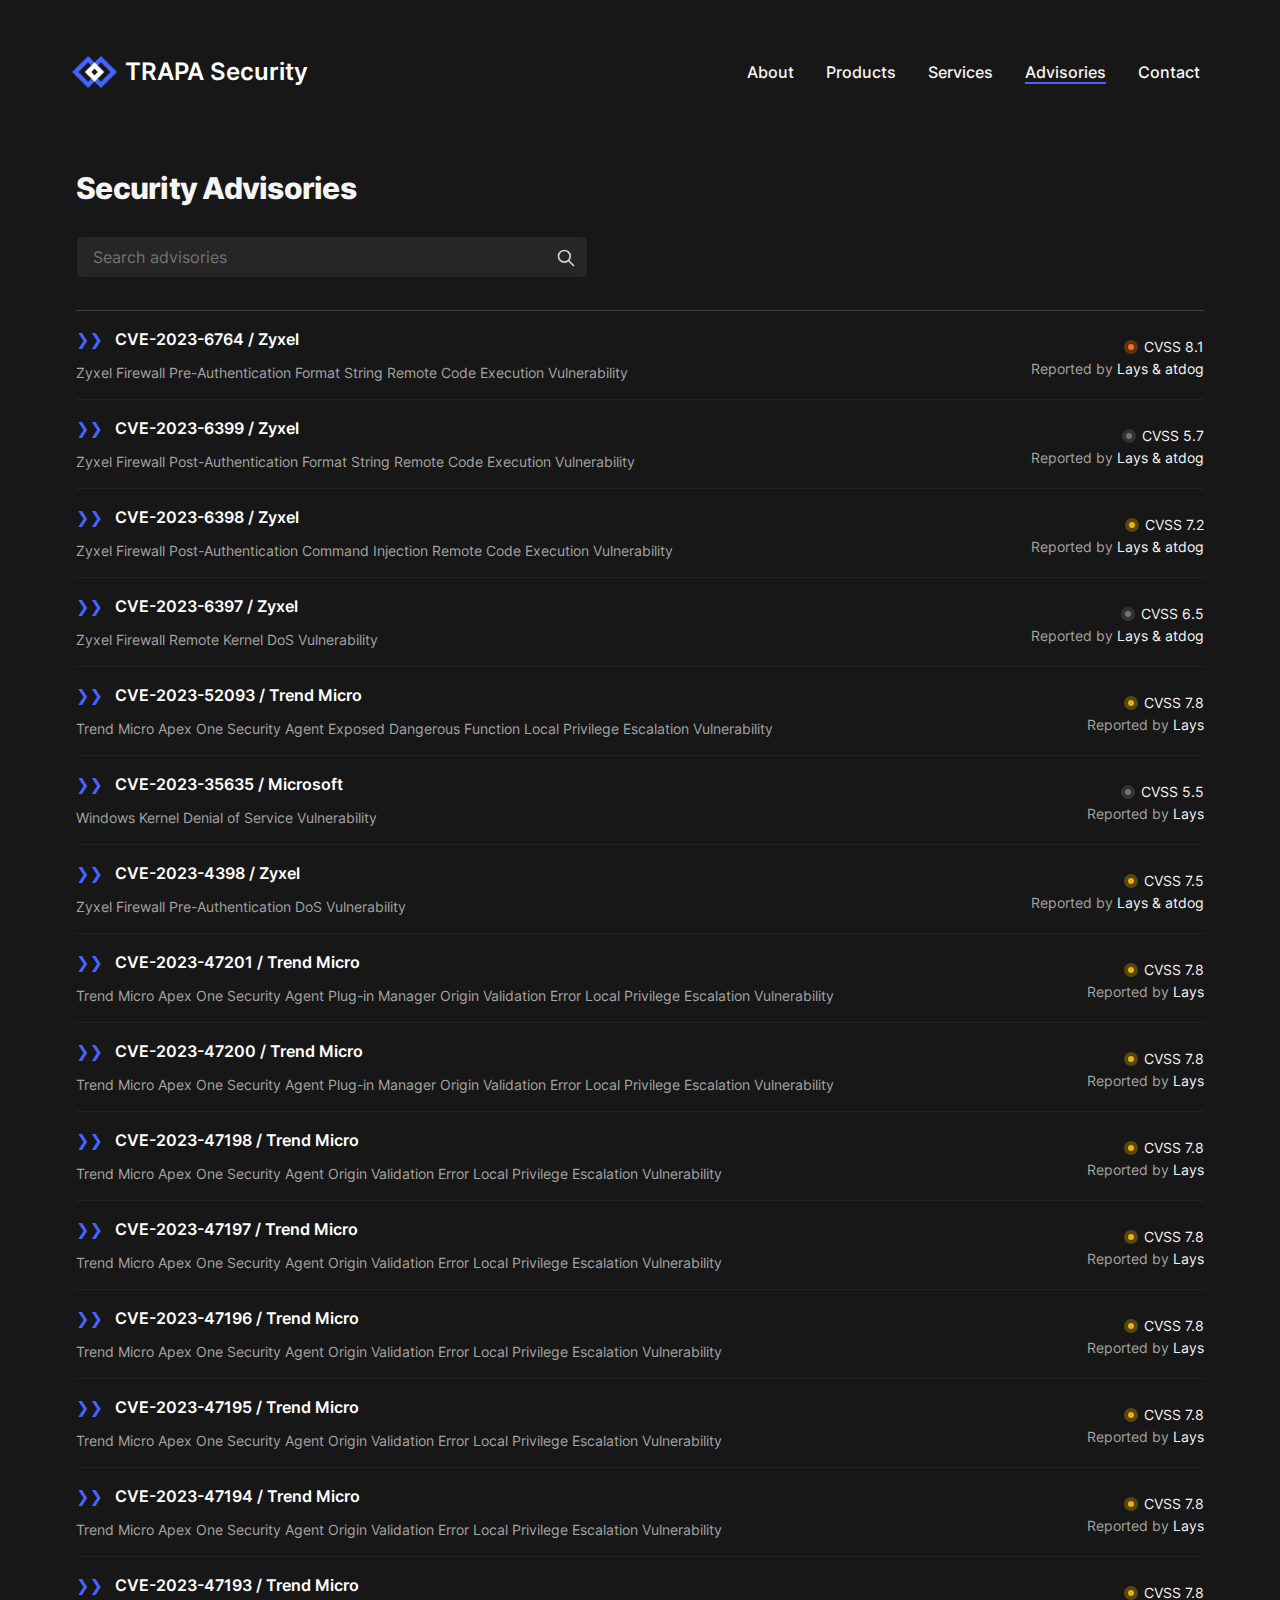
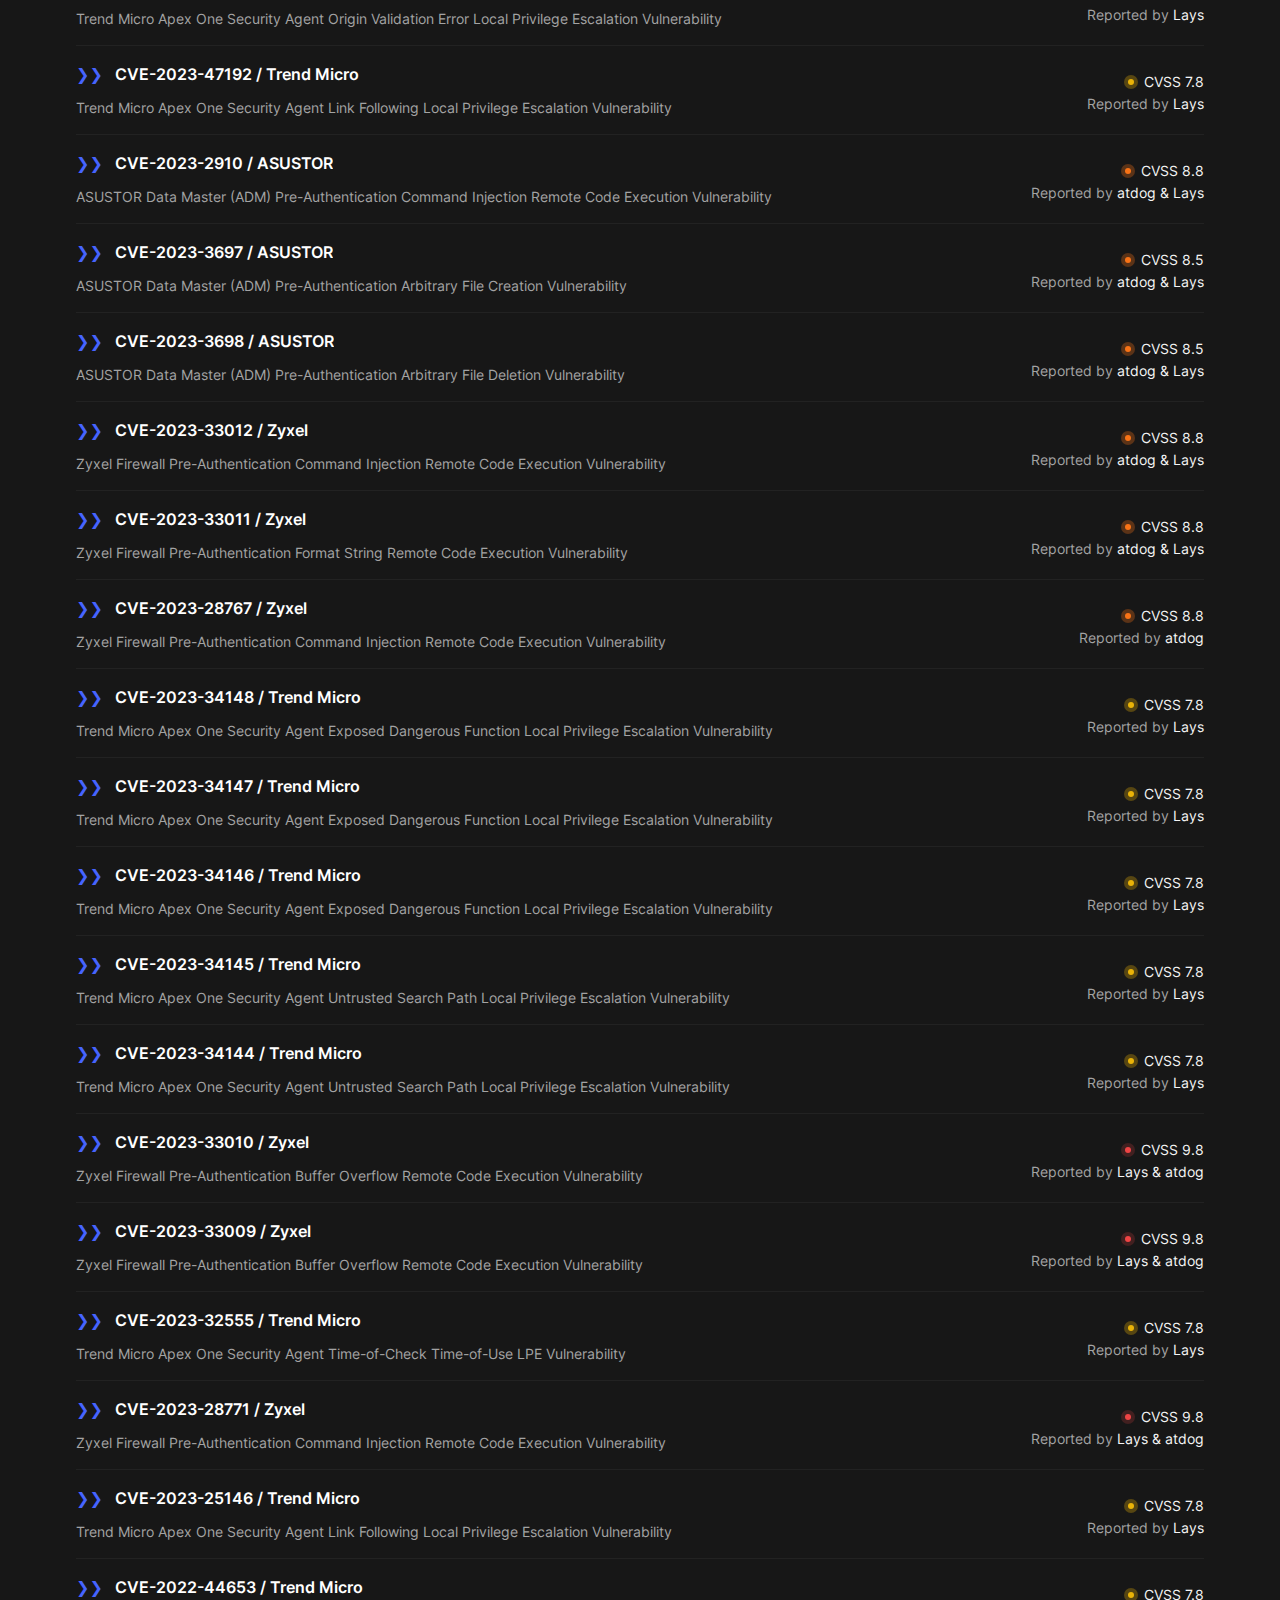
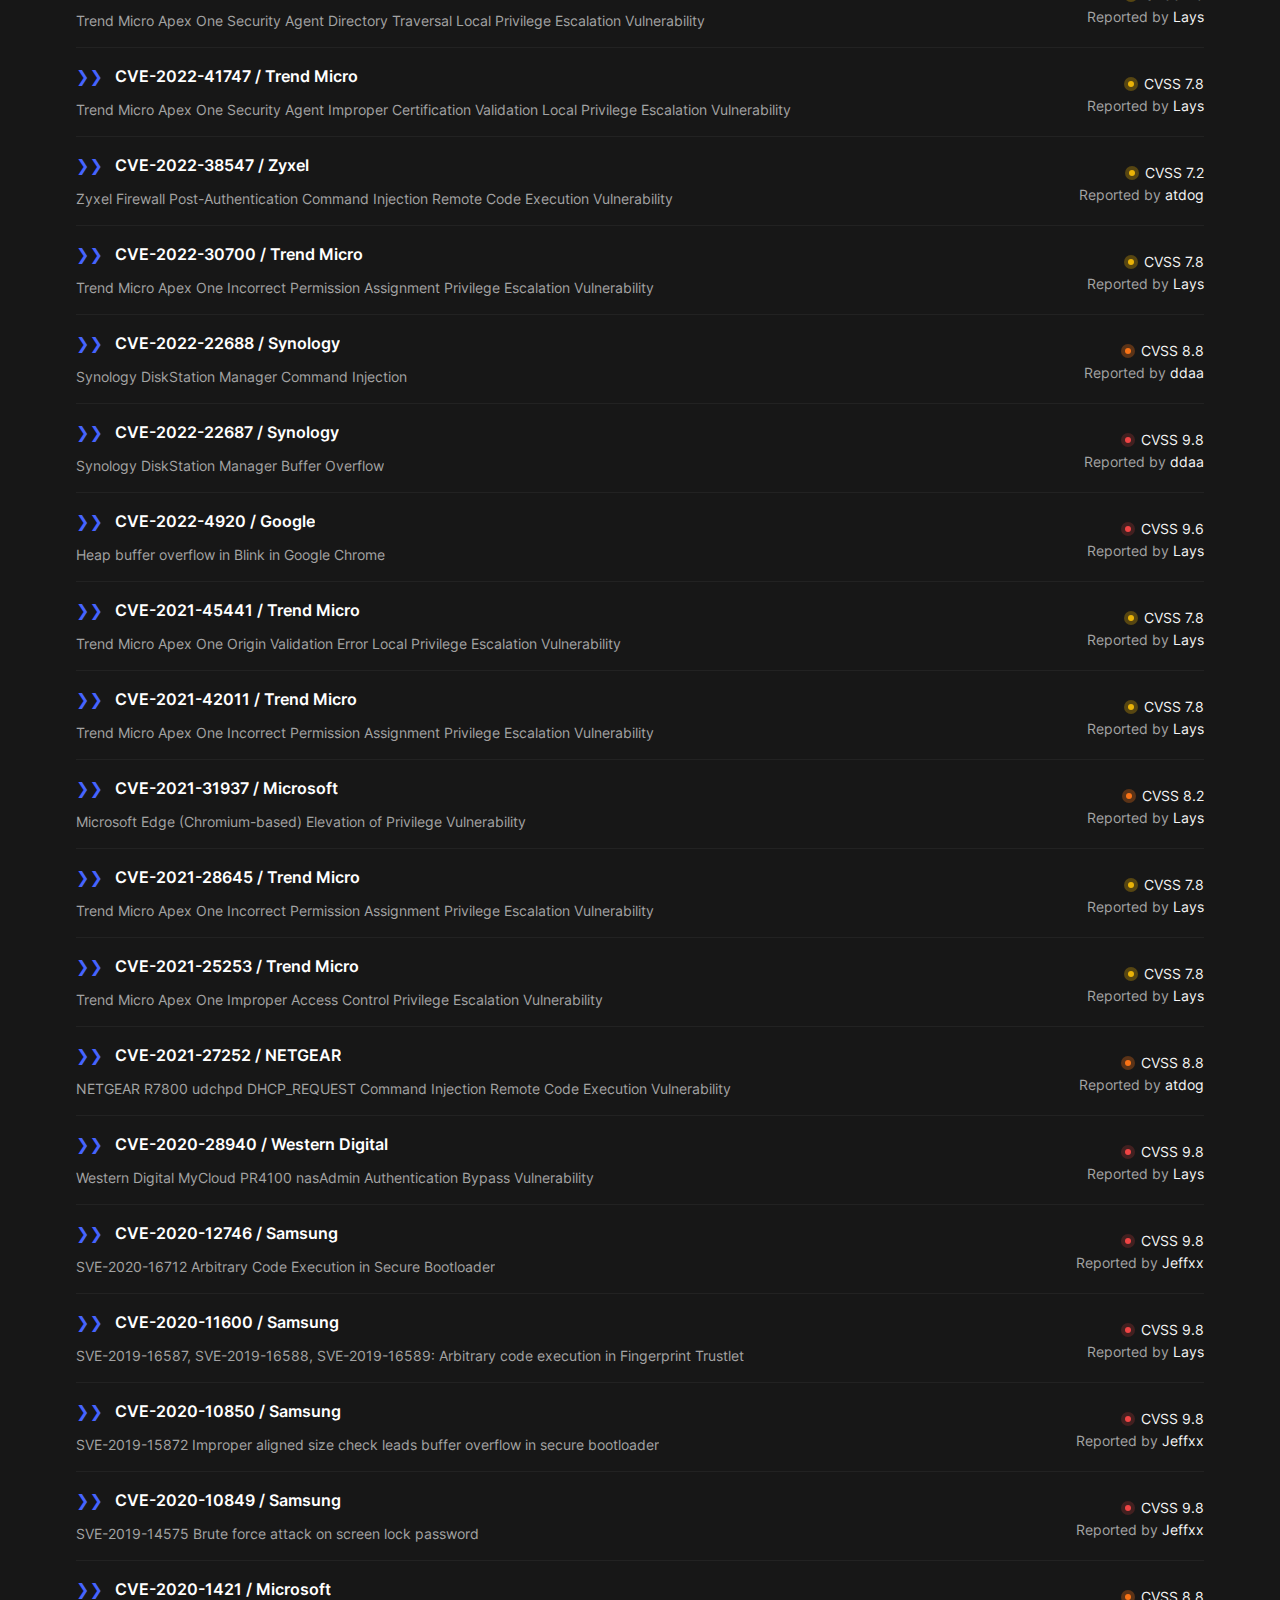
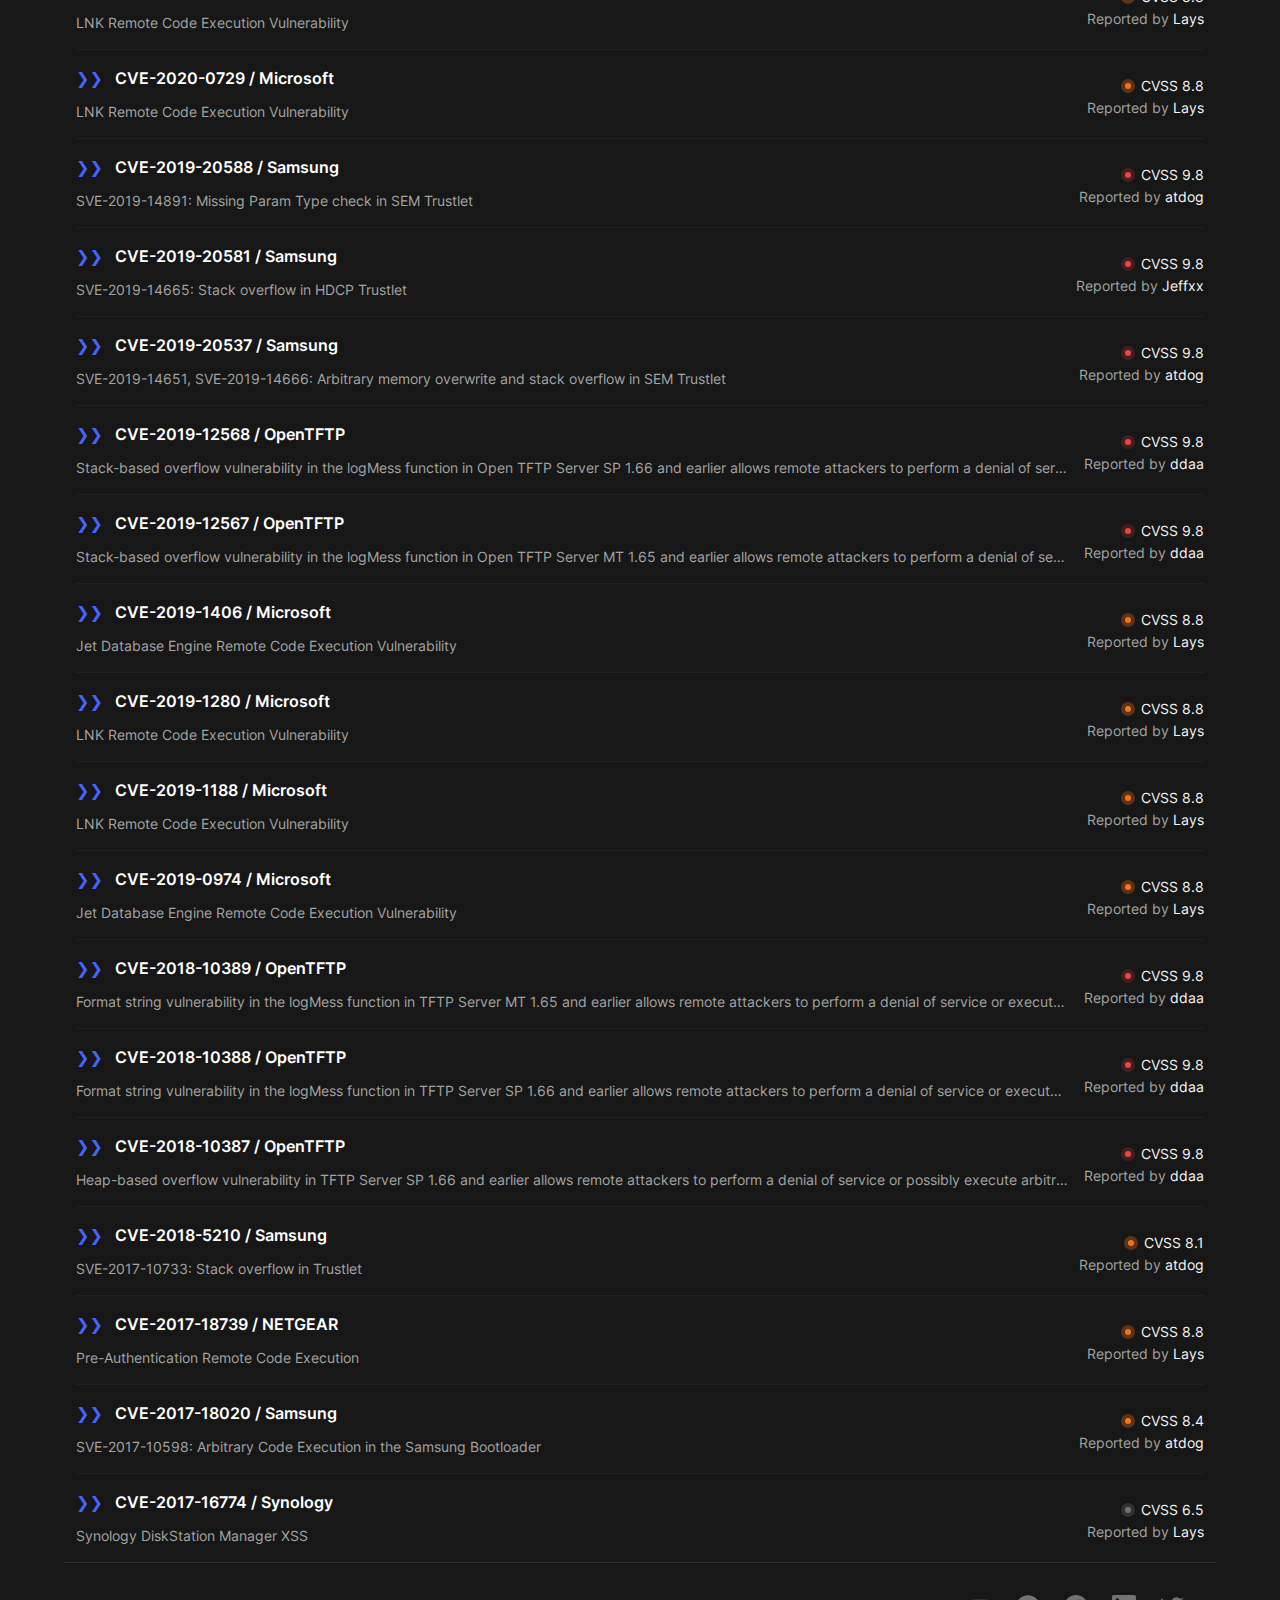
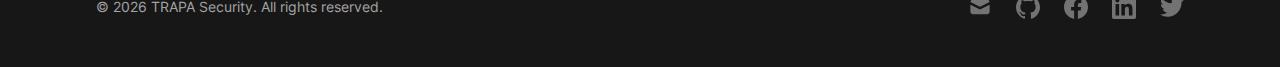
<file: advisories/index.html>
<!DOCTYPE html><html lang="en" class="scroll-smooth"><head><meta charSet="utf-8"/><script>!function(){try {var d=document.documentElement.classList;d.remove('light','dark');var e=localStorage.getItem('theme');d.add('dark');if("system"===e||(!e&&false)){var t="(prefers-color-scheme: dark)",m=window.matchMedia(t);m.media!==t||m.matches?d.add('dark'):d.add('light')}else if(e) d.add(e)}catch(e){}}()</script><meta content="width=device-width, initial-scale=1" name="viewport"/><title>Advisories | TRAPA Security</title><meta name="robots" content="follow, index"/><meta name="description" content="We are Experts, from tracing to training."/><meta property="og:url" content="https://trapa.tw/advisories/"/><meta property="og:type" content="website"/><meta property="og:site_name" content="TRAPA Security"/><meta property="og:description" content="We are Experts, from tracing to training."/><meta property="og:title" content="Advisories | TRAPA Security"/><meta property="og:image" content="https://trapa.tw/static/images/og.png"/><meta name="twitter:card" content="summary_large_image"/><meta name="twitter:site" content="https://twitter.com/TrapaSecurity"/><meta name="twitter:title" content="Advisories | TRAPA Security"/><meta name="twitter:description" content="We are Experts, from tracing to training."/><meta name="twitter:image" content="https://trapa.tw/static/images/og.png"/><link rel="canonical" href="https://trapa.tw/advisories/"/><meta name="next-head-count" content="18"/><link rel="apple-touch-icon" sizes="180x180" href="/static/favicons/apple-touch-icon.png"/><link rel="icon" type="image/png" sizes="32x32" href="/static/favicons/favicon-32x32.png"/><link rel="icon" type="image/png" sizes="16x16" href="/static/favicons/favicon-16x16.png"/><link rel="manifest" href="/static/favicons/site.webmanifest"/><link rel="mask-icon" href="/static/favicons/safari-pinned-tab.svg" color="#4664ff"/><meta name="msapplication-TileColor" content="#000000"/><meta name="theme-color" content="#000000"/><link rel="alternate" type="application/rss+xml" href="/feed.xml"/><link rel="preload" href="/_next/static/css/70e7474b985e5c54.css" as="style"/><link rel="stylesheet" href="/_next/static/css/70e7474b985e5c54.css" data-n-g=""/><noscript data-n-css=""></noscript><script defer="" nomodule="" src="/_next/static/chunks/polyfills-5cd94c89d3acac5f.js"></script><script src="/_next/static/chunks/webpack-5ddc520f87c3ad87.js" defer=""></script><script src="/_next/static/chunks/main-632185334423e275.js" defer=""></script><script src="/_next/static/chunks/pages/_app-95428d86a16eb5ed.js" defer=""></script><script src="/_next/static/chunks/pages/advisories-eb091e13db7481c8.js" defer=""></script><script src="/_next/static/Cl-udYeRVX1OY106Ye3Js/_buildManifest.js" defer=""></script><script src="/_next/static/Cl-udYeRVX1OY106Ye3Js/_ssgManifest.js" defer=""></script><script src="/_next/static/Cl-udYeRVX1OY106Ye3Js/_middlewareManifest.js" defer=""></script></head><body class="bg-white text-black antialiased dark:bg-gray-900 dark:text-white"><div id="__next" data-reactroot=""><div class="mx-auto max-w-5xl px-4 sm:px-6 xl:max-w-6xl xl:px-0"><header class="flex items-center justify-between py-10"><div><a aria-label="TRAPA Security" href="/"><div class="flex flex-shrink-0 items-center justify-between"><div class=""><img class="mt-2 h-12 object-cover" src="/static/images/logo.png"/></div><div class="h-6 text-2xl font-semibold md:block">TRAPA Security</div></div></a></div><div class="mt-2 flex items-center text-base leading-5"><div class="hidden md:block"><a class="p-1 font-medium text-gray-100 md:p-3 lg:p-4" href="/about/">About</a><a class="p-1 font-medium text-gray-100 md:p-3 lg:p-4" href="/products/">Products</a><a class="p-1 font-medium text-gray-100 md:p-3 lg:p-4" href="/services/">Services</a><a class="underline decoration-primary-500 decoration-2 underline-offset-4 p-1 font-medium text-gray-100 md:p-3 lg:p-4" href="/advisories/">Advisories</a><a class="p-1 font-medium text-gray-100 md:p-3 lg:p-4" href="/contact/">Contact</a></div><div class="md:hidden"><button type="button" class="ml-1 mr-1 h-8 w-8 rounded py-1" aria-label="Toggle Menu"><svg xmlns="http://www.w3.org/2000/svg" viewBox="0 0 20 20" fill="currentColor" class="text-gray-900 dark:text-gray-100"><path fill-rule="evenodd" d="M3 5a1 1 0 011-1h12a1 1 0 110 2H4a1 1 0 01-1-1zM3 10a1 1 0 011-1h12a1 1 0 110 2H4a1 1 0 01-1-1zM3 15a1 1 0 011-1h12a1 1 0 110 2H4a1 1 0 01-1-1z" clip-rule="evenodd"></path></svg></button><div class="fixed top-0 left-0 z-10 h-full w-full transform bg-gray-200 opacity-95 duration-300 ease-in-out dark:bg-gray-800 translate-x-full"><div class="flex justify-end"><button type="button" class="mr-5 mt-11 h-8 w-8 rounded" aria-label="Toggle Menu"><svg xmlns="http://www.w3.org/2000/svg" viewBox="0 0 20 20" fill="currentColor" class="text-gray-900 dark:text-gray-100"><path fill-rule="evenodd" d="M4.293 4.293a1 1 0 011.414 0L10 8.586l4.293-4.293a1 1 0 111.414 1.414L11.414 10l4.293 4.293a1 1 0 01-1.414 1.414L10 11.414l-4.293 4.293a1 1 0 01-1.414-1.414L8.586 10 4.293 5.707a1 1 0 010-1.414z" clip-rule="evenodd"></path></svg></button></div><nav class="fixed mt-8 h-full"><div class="px-12 py-4"><a class="text-2xl font-bold tracking-widest text-gray-900 dark:text-gray-100" href="/about/">About</a></div><div class="px-12 py-4"><a class="text-2xl font-bold tracking-widest text-gray-900 dark:text-gray-100" href="/products/">Products</a></div><div class="px-12 py-4"><a class="text-2xl font-bold tracking-widest text-gray-900 dark:text-gray-100" href="/services/">Services</a></div><div class="px-12 py-4"><a class="text-2xl font-bold tracking-widest text-gray-900 dark:text-gray-100" href="/advisories/">Advisories</a></div><div class="px-12 py-4"><a class="text-2xl font-bold tracking-widest text-gray-900 dark:text-gray-100" href="/contact/">Contact</a></div></nav></div></div></div></header><div class="flex h-screen flex-col justify-between"><main class="mx-3 mb-auto"><div class="divide-y divide-gray-200 dark:divide-gray-700"><div class="space-y-2 pt-6 pb-8 md:space-y-5"><h1 class="text-3xl font-extrabold leading-9 tracking-tight text-gray-900 dark:text-gray-100 sm:text-3xl sm:leading-10 md:text-3xl md:leading-14">Security Advisories</h1><div class="relative max-w-lg"><input type="text" aria-label="Search advisories" placeholder="Search advisories" class="block w-full rounded-md border border-gray-300 bg-white px-4 py-2 text-gray-900 focus:border-primary-500 focus:ring-primary-500 dark:border-gray-900 dark:bg-gray-800 dark:text-gray-100"/><svg class="absolute right-3 top-3 h-5 w-5 text-gray-400 dark:text-gray-300" xmlns="http://www.w3.org/2000/svg" fill="none" viewBox="0 0 24 24" stroke="currentColor"><path stroke-linecap="round" stroke-linejoin="round" stroke-width="2" d="M21 21l-6-6m2-5a7 7 0 11-14 0 7 7 0 0114 0z"></path></svg></div></div><ul role="list" class="divide-y divide-white/5"><li class="relative flex items-center space-x-4 py-4"><div class="min-w-0 flex-auto"><div class="flex items-center gap-x-3"><span class="text-primary-500">❯❯</span><h2 class="min-w-0 font-semibold leading-6 text-white"><a href="https://www.zyxel.com/global/en/support/security-advisories/zyxel-security-advisory-for-multiple-vulnerabilities-in-firewalls-and-aps-02-20-2024" class="flex gap-x-2"><span class="truncate"> <!-- -->CVE-2023-6764<!-- --> / <!-- -->Zyxel</span></a></h2></div><div class="mt-3 flex items-center gap-x-2.5 text-sm leading-5 text-gray-400"><p class="truncate">Zyxel Firewall Pre-Authentication Format String Remote Code Execution Vulnerability</p></div></div><div class="hidden sm:flex sm:flex-col sm:items-end"><div class="mt-1 flex items-center gap-x-1.5"><div class="flex-none rounded-full bg-orange-500/30 p-1"><div class="h-1.5 w-1.5 rounded-full bg-orange-500"></div></div><p class="whitespace-nowrap text-sm leading-6 text-gray-100">CVSS <!-- -->8.1</p></div><p class="whitespace-nowrap text-sm leading-5 text-gray-400">Reported by <span class="text-gray-100">Lays &amp; atdog</span></p></div></li><li class="relative flex items-center space-x-4 py-4"><div class="min-w-0 flex-auto"><div class="flex items-center gap-x-3"><span class="text-primary-500">❯❯</span><h2 class="min-w-0 font-semibold leading-6 text-white"><a href="https://www.zyxel.com/global/en/support/security-advisories/zyxel-security-advisory-for-multiple-vulnerabilities-in-firewalls-and-aps-02-20-2024" class="flex gap-x-2"><span class="truncate"> <!-- -->CVE-2023-6399<!-- --> / <!-- -->Zyxel</span></a></h2></div><div class="mt-3 flex items-center gap-x-2.5 text-sm leading-5 text-gray-400"><p class="truncate">Zyxel Firewall Post-Authentication Format String Remote Code Execution Vulnerability</p></div></div><div class="hidden sm:flex sm:flex-col sm:items-end"><div class="mt-1 flex items-center gap-x-1.5"><div class="flex-none rounded-full bg-gray-500/30 p-1"><div class="h-1.5 w-1.5 rounded-full bg-gray-500"></div></div><p class="whitespace-nowrap text-sm leading-6 text-gray-100">CVSS <!-- -->5.7</p></div><p class="whitespace-nowrap text-sm leading-5 text-gray-400">Reported by <span class="text-gray-100">Lays &amp; atdog</span></p></div></li><li class="relative flex items-center space-x-4 py-4"><div class="min-w-0 flex-auto"><div class="flex items-center gap-x-3"><span class="text-primary-500">❯❯</span><h2 class="min-w-0 font-semibold leading-6 text-white"><a href="https://www.zyxel.com/global/en/support/security-advisories/zyxel-security-advisory-for-multiple-vulnerabilities-in-firewalls-and-aps-02-20-2024" class="flex gap-x-2"><span class="truncate"> <!-- -->CVE-2023-6398<!-- --> / <!-- -->Zyxel</span></a></h2></div><div class="mt-3 flex items-center gap-x-2.5 text-sm leading-5 text-gray-400"><p class="truncate">Zyxel Firewall Post-Authentication Command Injection Remote Code Execution Vulnerability</p></div></div><div class="hidden sm:flex sm:flex-col sm:items-end"><div class="mt-1 flex items-center gap-x-1.5"><div class="flex-none rounded-full bg-yellow-500/30 p-1"><div class="h-1.5 w-1.5 rounded-full bg-yellow-500"></div></div><p class="whitespace-nowrap text-sm leading-6 text-gray-100">CVSS <!-- -->7.2</p></div><p class="whitespace-nowrap text-sm leading-5 text-gray-400">Reported by <span class="text-gray-100">Lays &amp; atdog</span></p></div></li><li class="relative flex items-center space-x-4 py-4"><div class="min-w-0 flex-auto"><div class="flex items-center gap-x-3"><span class="text-primary-500">❯❯</span><h2 class="min-w-0 font-semibold leading-6 text-white"><a href="https://www.zyxel.com/global/en/support/security-advisories/zyxel-security-advisory-for-multiple-vulnerabilities-in-firewalls-and-aps-02-20-2024" class="flex gap-x-2"><span class="truncate"> <!-- -->CVE-2023-6397<!-- --> / <!-- -->Zyxel</span></a></h2></div><div class="mt-3 flex items-center gap-x-2.5 text-sm leading-5 text-gray-400"><p class="truncate">Zyxel Firewall Remote Kernel DoS Vulnerability</p></div></div><div class="hidden sm:flex sm:flex-col sm:items-end"><div class="mt-1 flex items-center gap-x-1.5"><div class="flex-none rounded-full bg-gray-500/30 p-1"><div class="h-1.5 w-1.5 rounded-full bg-gray-500"></div></div><p class="whitespace-nowrap text-sm leading-6 text-gray-100">CVSS <!-- -->6.5</p></div><p class="whitespace-nowrap text-sm leading-5 text-gray-400">Reported by <span class="text-gray-100">Lays &amp; atdog</span></p></div></li><li class="relative flex items-center space-x-4 py-4"><div class="min-w-0 flex-auto"><div class="flex items-center gap-x-3"><span class="text-primary-500">❯❯</span><h2 class="min-w-0 font-semibold leading-6 text-white"><a href="https://success.trendmicro.com/dcx/s/solution/000296151" class="flex gap-x-2"><span class="truncate"> <!-- -->CVE-2023-52093<!-- --> / <!-- -->Trend Micro</span></a></h2></div><div class="mt-3 flex items-center gap-x-2.5 text-sm leading-5 text-gray-400"><p class="truncate">Trend Micro Apex One Security Agent Exposed Dangerous Function Local Privilege Escalation Vulnerability</p></div></div><div class="hidden sm:flex sm:flex-col sm:items-end"><div class="mt-1 flex items-center gap-x-1.5"><div class="flex-none rounded-full bg-yellow-500/30 p-1"><div class="h-1.5 w-1.5 rounded-full bg-yellow-500"></div></div><p class="whitespace-nowrap text-sm leading-6 text-gray-100">CVSS <!-- -->7.8</p></div><p class="whitespace-nowrap text-sm leading-5 text-gray-400">Reported by <span class="text-gray-100">Lays</span></p></div></li><li class="relative flex items-center space-x-4 py-4"><div class="min-w-0 flex-auto"><div class="flex items-center gap-x-3"><span class="text-primary-500">❯❯</span><h2 class="min-w-0 font-semibold leading-6 text-white"><a href="https://msrc.microsoft.com/update-guide/vulnerability/CVE-2023-35635" class="flex gap-x-2"><span class="truncate"> <!-- -->CVE-2023-35635<!-- --> / <!-- -->Microsoft</span></a></h2></div><div class="mt-3 flex items-center gap-x-2.5 text-sm leading-5 text-gray-400"><p class="truncate">Windows Kernel Denial of Service Vulnerability</p></div></div><div class="hidden sm:flex sm:flex-col sm:items-end"><div class="mt-1 flex items-center gap-x-1.5"><div class="flex-none rounded-full bg-gray-500/30 p-1"><div class="h-1.5 w-1.5 rounded-full bg-gray-500"></div></div><p class="whitespace-nowrap text-sm leading-6 text-gray-100">CVSS <!-- -->5.5</p></div><p class="whitespace-nowrap text-sm leading-5 text-gray-400">Reported by <span class="text-gray-100">Lays</span></p></div></li><li class="relative flex items-center space-x-4 py-4"><div class="min-w-0 flex-auto"><div class="flex items-center gap-x-3"><span class="text-primary-500">❯❯</span><h2 class="min-w-0 font-semibold leading-6 text-white"><a href="https://www.zyxel.com/global/en/support/security-advisories/zyxel-security-advisory-for-multiple-vulnerabilities-in-firewalls-and-aps" class="flex gap-x-2"><span class="truncate"> <!-- -->CVE-2023-4398<!-- --> / <!-- -->Zyxel</span></a></h2></div><div class="mt-3 flex items-center gap-x-2.5 text-sm leading-5 text-gray-400"><p class="truncate">Zyxel Firewall Pre-Authentication DoS Vulnerability</p></div></div><div class="hidden sm:flex sm:flex-col sm:items-end"><div class="mt-1 flex items-center gap-x-1.5"><div class="flex-none rounded-full bg-yellow-500/30 p-1"><div class="h-1.5 w-1.5 rounded-full bg-yellow-500"></div></div><p class="whitespace-nowrap text-sm leading-6 text-gray-100">CVSS <!-- -->7.5</p></div><p class="whitespace-nowrap text-sm leading-5 text-gray-400">Reported by <span class="text-gray-100">Lays &amp; atdog</span></p></div></li><li class="relative flex items-center space-x-4 py-4"><div class="min-w-0 flex-auto"><div class="flex items-center gap-x-3"><span class="text-primary-500">❯❯</span><h2 class="min-w-0 font-semibold leading-6 text-white"><a href="https://success.trendmicro.com/dcx/s/solution/000295652" class="flex gap-x-2"><span class="truncate"> <!-- -->CVE-2023-47201<!-- --> / <!-- -->Trend Micro</span></a></h2></div><div class="mt-3 flex items-center gap-x-2.5 text-sm leading-5 text-gray-400"><p class="truncate">Trend Micro Apex One Security Agent Plug-in Manager Origin Validation Error Local Privilege Escalation Vulnerability</p></div></div><div class="hidden sm:flex sm:flex-col sm:items-end"><div class="mt-1 flex items-center gap-x-1.5"><div class="flex-none rounded-full bg-yellow-500/30 p-1"><div class="h-1.5 w-1.5 rounded-full bg-yellow-500"></div></div><p class="whitespace-nowrap text-sm leading-6 text-gray-100">CVSS <!-- -->7.8</p></div><p class="whitespace-nowrap text-sm leading-5 text-gray-400">Reported by <span class="text-gray-100">Lays</span></p></div></li><li class="relative flex items-center space-x-4 py-4"><div class="min-w-0 flex-auto"><div class="flex items-center gap-x-3"><span class="text-primary-500">❯❯</span><h2 class="min-w-0 font-semibold leading-6 text-white"><a href="https://success.trendmicro.com/dcx/s/solution/000295652" class="flex gap-x-2"><span class="truncate"> <!-- -->CVE-2023-47200<!-- --> / <!-- -->Trend Micro</span></a></h2></div><div class="mt-3 flex items-center gap-x-2.5 text-sm leading-5 text-gray-400"><p class="truncate">Trend Micro Apex One Security Agent Plug-in Manager Origin Validation Error Local Privilege Escalation Vulnerability</p></div></div><div class="hidden sm:flex sm:flex-col sm:items-end"><div class="mt-1 flex items-center gap-x-1.5"><div class="flex-none rounded-full bg-yellow-500/30 p-1"><div class="h-1.5 w-1.5 rounded-full bg-yellow-500"></div></div><p class="whitespace-nowrap text-sm leading-6 text-gray-100">CVSS <!-- -->7.8</p></div><p class="whitespace-nowrap text-sm leading-5 text-gray-400">Reported by <span class="text-gray-100">Lays</span></p></div></li><li class="relative flex items-center space-x-4 py-4"><div class="min-w-0 flex-auto"><div class="flex items-center gap-x-3"><span class="text-primary-500">❯❯</span><h2 class="min-w-0 font-semibold leading-6 text-white"><a href="https://success.trendmicro.com/dcx/s/solution/000295652" class="flex gap-x-2"><span class="truncate"> <!-- -->CVE-2023-47198<!-- --> / <!-- -->Trend Micro</span></a></h2></div><div class="mt-3 flex items-center gap-x-2.5 text-sm leading-5 text-gray-400"><p class="truncate">Trend Micro Apex One Security Agent Origin Validation Error Local Privilege Escalation Vulnerability</p></div></div><div class="hidden sm:flex sm:flex-col sm:items-end"><div class="mt-1 flex items-center gap-x-1.5"><div class="flex-none rounded-full bg-yellow-500/30 p-1"><div class="h-1.5 w-1.5 rounded-full bg-yellow-500"></div></div><p class="whitespace-nowrap text-sm leading-6 text-gray-100">CVSS <!-- -->7.8</p></div><p class="whitespace-nowrap text-sm leading-5 text-gray-400">Reported by <span class="text-gray-100">Lays</span></p></div></li><li class="relative flex items-center space-x-4 py-4"><div class="min-w-0 flex-auto"><div class="flex items-center gap-x-3"><span class="text-primary-500">❯❯</span><h2 class="min-w-0 font-semibold leading-6 text-white"><a href="https://success.trendmicro.com/dcx/s/solution/000295652" class="flex gap-x-2"><span class="truncate"> <!-- -->CVE-2023-47197<!-- --> / <!-- -->Trend Micro</span></a></h2></div><div class="mt-3 flex items-center gap-x-2.5 text-sm leading-5 text-gray-400"><p class="truncate">Trend Micro Apex One Security Agent Origin Validation Error Local Privilege Escalation Vulnerability</p></div></div><div class="hidden sm:flex sm:flex-col sm:items-end"><div class="mt-1 flex items-center gap-x-1.5"><div class="flex-none rounded-full bg-yellow-500/30 p-1"><div class="h-1.5 w-1.5 rounded-full bg-yellow-500"></div></div><p class="whitespace-nowrap text-sm leading-6 text-gray-100">CVSS <!-- -->7.8</p></div><p class="whitespace-nowrap text-sm leading-5 text-gray-400">Reported by <span class="text-gray-100">Lays</span></p></div></li><li class="relative flex items-center space-x-4 py-4"><div class="min-w-0 flex-auto"><div class="flex items-center gap-x-3"><span class="text-primary-500">❯❯</span><h2 class="min-w-0 font-semibold leading-6 text-white"><a href="https://success.trendmicro.com/dcx/s/solution/000295652" class="flex gap-x-2"><span class="truncate"> <!-- -->CVE-2023-47196<!-- --> / <!-- -->Trend Micro</span></a></h2></div><div class="mt-3 flex items-center gap-x-2.5 text-sm leading-5 text-gray-400"><p class="truncate">Trend Micro Apex One Security Agent Origin Validation Error Local Privilege Escalation Vulnerability</p></div></div><div class="hidden sm:flex sm:flex-col sm:items-end"><div class="mt-1 flex items-center gap-x-1.5"><div class="flex-none rounded-full bg-yellow-500/30 p-1"><div class="h-1.5 w-1.5 rounded-full bg-yellow-500"></div></div><p class="whitespace-nowrap text-sm leading-6 text-gray-100">CVSS <!-- -->7.8</p></div><p class="whitespace-nowrap text-sm leading-5 text-gray-400">Reported by <span class="text-gray-100">Lays</span></p></div></li><li class="relative flex items-center space-x-4 py-4"><div class="min-w-0 flex-auto"><div class="flex items-center gap-x-3"><span class="text-primary-500">❯❯</span><h2 class="min-w-0 font-semibold leading-6 text-white"><a href="https://success.trendmicro.com/dcx/s/solution/000295652" class="flex gap-x-2"><span class="truncate"> <!-- -->CVE-2023-47195<!-- --> / <!-- -->Trend Micro</span></a></h2></div><div class="mt-3 flex items-center gap-x-2.5 text-sm leading-5 text-gray-400"><p class="truncate">Trend Micro Apex One Security Agent Origin Validation Error Local Privilege Escalation Vulnerability</p></div></div><div class="hidden sm:flex sm:flex-col sm:items-end"><div class="mt-1 flex items-center gap-x-1.5"><div class="flex-none rounded-full bg-yellow-500/30 p-1"><div class="h-1.5 w-1.5 rounded-full bg-yellow-500"></div></div><p class="whitespace-nowrap text-sm leading-6 text-gray-100">CVSS <!-- -->7.8</p></div><p class="whitespace-nowrap text-sm leading-5 text-gray-400">Reported by <span class="text-gray-100">Lays</span></p></div></li><li class="relative flex items-center space-x-4 py-4"><div class="min-w-0 flex-auto"><div class="flex items-center gap-x-3"><span class="text-primary-500">❯❯</span><h2 class="min-w-0 font-semibold leading-6 text-white"><a href="https://success.trendmicro.com/dcx/s/solution/000295652" class="flex gap-x-2"><span class="truncate"> <!-- -->CVE-2023-47194<!-- --> / <!-- -->Trend Micro</span></a></h2></div><div class="mt-3 flex items-center gap-x-2.5 text-sm leading-5 text-gray-400"><p class="truncate">Trend Micro Apex One Security Agent Origin Validation Error Local Privilege Escalation Vulnerability</p></div></div><div class="hidden sm:flex sm:flex-col sm:items-end"><div class="mt-1 flex items-center gap-x-1.5"><div class="flex-none rounded-full bg-yellow-500/30 p-1"><div class="h-1.5 w-1.5 rounded-full bg-yellow-500"></div></div><p class="whitespace-nowrap text-sm leading-6 text-gray-100">CVSS <!-- -->7.8</p></div><p class="whitespace-nowrap text-sm leading-5 text-gray-400">Reported by <span class="text-gray-100">Lays</span></p></div></li><li class="relative flex items-center space-x-4 py-4"><div class="min-w-0 flex-auto"><div class="flex items-center gap-x-3"><span class="text-primary-500">❯❯</span><h2 class="min-w-0 font-semibold leading-6 text-white"><a href="https://success.trendmicro.com/dcx/s/solution/000295652" class="flex gap-x-2"><span class="truncate"> <!-- -->CVE-2023-47193<!-- --> / <!-- -->Trend Micro</span></a></h2></div><div class="mt-3 flex items-center gap-x-2.5 text-sm leading-5 text-gray-400"><p class="truncate">Trend Micro Apex One Security Agent Origin Validation Error Local Privilege Escalation Vulnerability</p></div></div><div class="hidden sm:flex sm:flex-col sm:items-end"><div class="mt-1 flex items-center gap-x-1.5"><div class="flex-none rounded-full bg-yellow-500/30 p-1"><div class="h-1.5 w-1.5 rounded-full bg-yellow-500"></div></div><p class="whitespace-nowrap text-sm leading-6 text-gray-100">CVSS <!-- -->7.8</p></div><p class="whitespace-nowrap text-sm leading-5 text-gray-400">Reported by <span class="text-gray-100">Lays</span></p></div></li><li class="relative flex items-center space-x-4 py-4"><div class="min-w-0 flex-auto"><div class="flex items-center gap-x-3"><span class="text-primary-500">❯❯</span><h2 class="min-w-0 font-semibold leading-6 text-white"><a href="https://success.trendmicro.com/dcx/s/solution/000295652" class="flex gap-x-2"><span class="truncate"> <!-- -->CVE-2023-47192<!-- --> / <!-- -->Trend Micro</span></a></h2></div><div class="mt-3 flex items-center gap-x-2.5 text-sm leading-5 text-gray-400"><p class="truncate">Trend Micro Apex One Security Agent Link Following Local Privilege Escalation Vulnerability</p></div></div><div class="hidden sm:flex sm:flex-col sm:items-end"><div class="mt-1 flex items-center gap-x-1.5"><div class="flex-none rounded-full bg-yellow-500/30 p-1"><div class="h-1.5 w-1.5 rounded-full bg-yellow-500"></div></div><p class="whitespace-nowrap text-sm leading-6 text-gray-100">CVSS <!-- -->7.8</p></div><p class="whitespace-nowrap text-sm leading-5 text-gray-400">Reported by <span class="text-gray-100">Lays</span></p></div></li><li class="relative flex items-center space-x-4 py-4"><div class="min-w-0 flex-auto"><div class="flex items-center gap-x-3"><span class="text-primary-500">❯❯</span><h2 class="min-w-0 font-semibold leading-6 text-white"><a href="https://www.asustor.com/security/security_advisory_detail?id=27" class="flex gap-x-2"><span class="truncate"> <!-- -->CVE-2023-2910<!-- --> / <!-- -->ASUSTOR</span></a></h2></div><div class="mt-3 flex items-center gap-x-2.5 text-sm leading-5 text-gray-400"><p class="truncate">ASUSTOR Data Master (ADM) Pre-Authentication Command Injection Remote Code Execution Vulnerability</p></div></div><div class="hidden sm:flex sm:flex-col sm:items-end"><div class="mt-1 flex items-center gap-x-1.5"><div class="flex-none rounded-full bg-orange-500/30 p-1"><div class="h-1.5 w-1.5 rounded-full bg-orange-500"></div></div><p class="whitespace-nowrap text-sm leading-6 text-gray-100">CVSS <!-- -->8.8</p></div><p class="whitespace-nowrap text-sm leading-5 text-gray-400">Reported by <span class="text-gray-100">atdog &amp; Lays</span></p></div></li><li class="relative flex items-center space-x-4 py-4"><div class="min-w-0 flex-auto"><div class="flex items-center gap-x-3"><span class="text-primary-500">❯❯</span><h2 class="min-w-0 font-semibold leading-6 text-white"><a href="https://www.asustor.com/security/security_advisory_detail?id=28" class="flex gap-x-2"><span class="truncate"> <!-- -->CVE-2023-3697<!-- --> / <!-- -->ASUSTOR</span></a></h2></div><div class="mt-3 flex items-center gap-x-2.5 text-sm leading-5 text-gray-400"><p class="truncate">ASUSTOR Data Master (ADM) Pre-Authentication Arbitrary File Creation Vulnerability</p></div></div><div class="hidden sm:flex sm:flex-col sm:items-end"><div class="mt-1 flex items-center gap-x-1.5"><div class="flex-none rounded-full bg-orange-500/30 p-1"><div class="h-1.5 w-1.5 rounded-full bg-orange-500"></div></div><p class="whitespace-nowrap text-sm leading-6 text-gray-100">CVSS <!-- -->8.5</p></div><p class="whitespace-nowrap text-sm leading-5 text-gray-400">Reported by <span class="text-gray-100">atdog &amp; Lays</span></p></div></li><li class="relative flex items-center space-x-4 py-4"><div class="min-w-0 flex-auto"><div class="flex items-center gap-x-3"><span class="text-primary-500">❯❯</span><h2 class="min-w-0 font-semibold leading-6 text-white"><a href="https://www.asustor.com/security/security_advisory_detail?id=28" class="flex gap-x-2"><span class="truncate"> <!-- -->CVE-2023-3698<!-- --> / <!-- -->ASUSTOR</span></a></h2></div><div class="mt-3 flex items-center gap-x-2.5 text-sm leading-5 text-gray-400"><p class="truncate">ASUSTOR Data Master (ADM) Pre-Authentication Arbitrary File Deletion Vulnerability</p></div></div><div class="hidden sm:flex sm:flex-col sm:items-end"><div class="mt-1 flex items-center gap-x-1.5"><div class="flex-none rounded-full bg-orange-500/30 p-1"><div class="h-1.5 w-1.5 rounded-full bg-orange-500"></div></div><p class="whitespace-nowrap text-sm leading-6 text-gray-100">CVSS <!-- -->8.5</p></div><p class="whitespace-nowrap text-sm leading-5 text-gray-400">Reported by <span class="text-gray-100">atdog &amp; Lays</span></p></div></li><li class="relative flex items-center space-x-4 py-4"><div class="min-w-0 flex-auto"><div class="flex items-center gap-x-3"><span class="text-primary-500">❯❯</span><h2 class="min-w-0 font-semibold leading-6 text-white"><a href="https://www.zyxel.com/global/en/support/security-advisories/zyxel-security-advisory-for-multiple-vulnerabilities-in-firewalls-and-wlan-controllers" class="flex gap-x-2"><span class="truncate"> <!-- -->CVE-2023-33012<!-- --> / <!-- -->Zyxel</span></a></h2></div><div class="mt-3 flex items-center gap-x-2.5 text-sm leading-5 text-gray-400"><p class="truncate">Zyxel Firewall Pre-Authentication Command Injection Remote Code Execution Vulnerability</p></div></div><div class="hidden sm:flex sm:flex-col sm:items-end"><div class="mt-1 flex items-center gap-x-1.5"><div class="flex-none rounded-full bg-orange-500/30 p-1"><div class="h-1.5 w-1.5 rounded-full bg-orange-500"></div></div><p class="whitespace-nowrap text-sm leading-6 text-gray-100">CVSS <!-- -->8.8</p></div><p class="whitespace-nowrap text-sm leading-5 text-gray-400">Reported by <span class="text-gray-100">atdog &amp; Lays</span></p></div></li><li class="relative flex items-center space-x-4 py-4"><div class="min-w-0 flex-auto"><div class="flex items-center gap-x-3"><span class="text-primary-500">❯❯</span><h2 class="min-w-0 font-semibold leading-6 text-white"><a href="https://www.zyxel.com/global/en/support/security-advisories/zyxel-security-advisory-for-multiple-vulnerabilities-in-firewalls-and-wlan-controllers" class="flex gap-x-2"><span class="truncate"> <!-- -->CVE-2023-33011<!-- --> / <!-- -->Zyxel</span></a></h2></div><div class="mt-3 flex items-center gap-x-2.5 text-sm leading-5 text-gray-400"><p class="truncate">Zyxel Firewall Pre-Authentication Format String Remote Code Execution Vulnerability</p></div></div><div class="hidden sm:flex sm:flex-col sm:items-end"><div class="mt-1 flex items-center gap-x-1.5"><div class="flex-none rounded-full bg-orange-500/30 p-1"><div class="h-1.5 w-1.5 rounded-full bg-orange-500"></div></div><p class="whitespace-nowrap text-sm leading-6 text-gray-100">CVSS <!-- -->8.8</p></div><p class="whitespace-nowrap text-sm leading-5 text-gray-400">Reported by <span class="text-gray-100">atdog &amp; Lays</span></p></div></li><li class="relative flex items-center space-x-4 py-4"><div class="min-w-0 flex-auto"><div class="flex items-center gap-x-3"><span class="text-primary-500">❯❯</span><h2 class="min-w-0 font-semibold leading-6 text-white"><a href="https://www.zyxel.com/global/en/support/security-advisories/zyxel-security-advisory-for-multiple-vulnerabilities-in-firewalls-and-wlan-controllers" class="flex gap-x-2"><span class="truncate"> <!-- -->CVE-2023-28767<!-- --> / <!-- -->Zyxel</span></a></h2></div><div class="mt-3 flex items-center gap-x-2.5 text-sm leading-5 text-gray-400"><p class="truncate">Zyxel Firewall Pre-Authentication Command Injection Remote Code Execution Vulnerability</p></div></div><div class="hidden sm:flex sm:flex-col sm:items-end"><div class="mt-1 flex items-center gap-x-1.5"><div class="flex-none rounded-full bg-orange-500/30 p-1"><div class="h-1.5 w-1.5 rounded-full bg-orange-500"></div></div><p class="whitespace-nowrap text-sm leading-6 text-gray-100">CVSS <!-- -->8.8</p></div><p class="whitespace-nowrap text-sm leading-5 text-gray-400">Reported by <span class="text-gray-100">atdog</span></p></div></li><li class="relative flex items-center space-x-4 py-4"><div class="min-w-0 flex-auto"><div class="flex items-center gap-x-3"><span class="text-primary-500">❯❯</span><h2 class="min-w-0 font-semibold leading-6 text-white"><a href="https://success.trendmicro.com/dcx/s/solution/000293322" class="flex gap-x-2"><span class="truncate"> <!-- -->CVE-2023-34148<!-- --> / <!-- -->Trend Micro</span></a></h2></div><div class="mt-3 flex items-center gap-x-2.5 text-sm leading-5 text-gray-400"><p class="truncate">Trend Micro Apex One Security Agent Exposed Dangerous Function Local Privilege Escalation Vulnerability</p></div></div><div class="hidden sm:flex sm:flex-col sm:items-end"><div class="mt-1 flex items-center gap-x-1.5"><div class="flex-none rounded-full bg-yellow-500/30 p-1"><div class="h-1.5 w-1.5 rounded-full bg-yellow-500"></div></div><p class="whitespace-nowrap text-sm leading-6 text-gray-100">CVSS <!-- -->7.8</p></div><p class="whitespace-nowrap text-sm leading-5 text-gray-400">Reported by <span class="text-gray-100">Lays</span></p></div></li><li class="relative flex items-center space-x-4 py-4"><div class="min-w-0 flex-auto"><div class="flex items-center gap-x-3"><span class="text-primary-500">❯❯</span><h2 class="min-w-0 font-semibold leading-6 text-white"><a href="https://success.trendmicro.com/dcx/s/solution/000293322" class="flex gap-x-2"><span class="truncate"> <!-- -->CVE-2023-34147<!-- --> / <!-- -->Trend Micro</span></a></h2></div><div class="mt-3 flex items-center gap-x-2.5 text-sm leading-5 text-gray-400"><p class="truncate">Trend Micro Apex One Security Agent Exposed Dangerous Function Local Privilege Escalation Vulnerability</p></div></div><div class="hidden sm:flex sm:flex-col sm:items-end"><div class="mt-1 flex items-center gap-x-1.5"><div class="flex-none rounded-full bg-yellow-500/30 p-1"><div class="h-1.5 w-1.5 rounded-full bg-yellow-500"></div></div><p class="whitespace-nowrap text-sm leading-6 text-gray-100">CVSS <!-- -->7.8</p></div><p class="whitespace-nowrap text-sm leading-5 text-gray-400">Reported by <span class="text-gray-100">Lays</span></p></div></li><li class="relative flex items-center space-x-4 py-4"><div class="min-w-0 flex-auto"><div class="flex items-center gap-x-3"><span class="text-primary-500">❯❯</span><h2 class="min-w-0 font-semibold leading-6 text-white"><a href="https://success.trendmicro.com/dcx/s/solution/000293322" class="flex gap-x-2"><span class="truncate"> <!-- -->CVE-2023-34146<!-- --> / <!-- -->Trend Micro</span></a></h2></div><div class="mt-3 flex items-center gap-x-2.5 text-sm leading-5 text-gray-400"><p class="truncate">Trend Micro Apex One Security Agent Exposed Dangerous Function Local Privilege Escalation Vulnerability</p></div></div><div class="hidden sm:flex sm:flex-col sm:items-end"><div class="mt-1 flex items-center gap-x-1.5"><div class="flex-none rounded-full bg-yellow-500/30 p-1"><div class="h-1.5 w-1.5 rounded-full bg-yellow-500"></div></div><p class="whitespace-nowrap text-sm leading-6 text-gray-100">CVSS <!-- -->7.8</p></div><p class="whitespace-nowrap text-sm leading-5 text-gray-400">Reported by <span class="text-gray-100">Lays</span></p></div></li><li class="relative flex items-center space-x-4 py-4"><div class="min-w-0 flex-auto"><div class="flex items-center gap-x-3"><span class="text-primary-500">❯❯</span><h2 class="min-w-0 font-semibold leading-6 text-white"><a href="https://success.trendmicro.com/dcx/s/solution/000293322" class="flex gap-x-2"><span class="truncate"> <!-- -->CVE-2023-34145<!-- --> / <!-- -->Trend Micro</span></a></h2></div><div class="mt-3 flex items-center gap-x-2.5 text-sm leading-5 text-gray-400"><p class="truncate">Trend Micro Apex One Security Agent Untrusted Search Path Local Privilege Escalation Vulnerability</p></div></div><div class="hidden sm:flex sm:flex-col sm:items-end"><div class="mt-1 flex items-center gap-x-1.5"><div class="flex-none rounded-full bg-yellow-500/30 p-1"><div class="h-1.5 w-1.5 rounded-full bg-yellow-500"></div></div><p class="whitespace-nowrap text-sm leading-6 text-gray-100">CVSS <!-- -->7.8</p></div><p class="whitespace-nowrap text-sm leading-5 text-gray-400">Reported by <span class="text-gray-100">Lays</span></p></div></li><li class="relative flex items-center space-x-4 py-4"><div class="min-w-0 flex-auto"><div class="flex items-center gap-x-3"><span class="text-primary-500">❯❯</span><h2 class="min-w-0 font-semibold leading-6 text-white"><a href="https://success.trendmicro.com/dcx/s/solution/000293322" class="flex gap-x-2"><span class="truncate"> <!-- -->CVE-2023-34144<!-- --> / <!-- -->Trend Micro</span></a></h2></div><div class="mt-3 flex items-center gap-x-2.5 text-sm leading-5 text-gray-400"><p class="truncate">Trend Micro Apex One Security Agent Untrusted Search Path Local Privilege Escalation Vulnerability</p></div></div><div class="hidden sm:flex sm:flex-col sm:items-end"><div class="mt-1 flex items-center gap-x-1.5"><div class="flex-none rounded-full bg-yellow-500/30 p-1"><div class="h-1.5 w-1.5 rounded-full bg-yellow-500"></div></div><p class="whitespace-nowrap text-sm leading-6 text-gray-100">CVSS <!-- -->7.8</p></div><p class="whitespace-nowrap text-sm leading-5 text-gray-400">Reported by <span class="text-gray-100">Lays</span></p></div></li><li class="relative flex items-center space-x-4 py-4"><div class="min-w-0 flex-auto"><div class="flex items-center gap-x-3"><span class="text-primary-500">❯❯</span><h2 class="min-w-0 font-semibold leading-6 text-white"><a href="https://www.zyxel.com/global/en/support/security-advisories/zyxel-security-advisory-for-multiple-buffer-overflow-vulnerabilities-of-firewalls" class="flex gap-x-2"><span class="truncate"> <!-- -->CVE-2023-33010<!-- --> / <!-- -->Zyxel</span></a></h2></div><div class="mt-3 flex items-center gap-x-2.5 text-sm leading-5 text-gray-400"><p class="truncate">Zyxel Firewall Pre-Authentication Buffer Overflow Remote Code Execution Vulnerability</p></div></div><div class="hidden sm:flex sm:flex-col sm:items-end"><div class="mt-1 flex items-center gap-x-1.5"><div class="flex-none rounded-full bg-red-500/20 p-1"><div class="h-1.5 w-1.5 rounded-full bg-red-500"></div></div><p class="whitespace-nowrap text-sm leading-6 text-gray-100">CVSS <!-- -->9.8</p></div><p class="whitespace-nowrap text-sm leading-5 text-gray-400">Reported by <span class="text-gray-100">Lays &amp; atdog</span></p></div></li><li class="relative flex items-center space-x-4 py-4"><div class="min-w-0 flex-auto"><div class="flex items-center gap-x-3"><span class="text-primary-500">❯❯</span><h2 class="min-w-0 font-semibold leading-6 text-white"><a href="https://www.zyxel.com/global/en/support/security-advisories/zyxel-security-advisory-for-multiple-buffer-overflow-vulnerabilities-of-firewalls" class="flex gap-x-2"><span class="truncate"> <!-- -->CVE-2023-33009<!-- --> / <!-- -->Zyxel</span></a></h2></div><div class="mt-3 flex items-center gap-x-2.5 text-sm leading-5 text-gray-400"><p class="truncate">Zyxel Firewall Pre-Authentication Buffer Overflow Remote Code Execution Vulnerability</p></div></div><div class="hidden sm:flex sm:flex-col sm:items-end"><div class="mt-1 flex items-center gap-x-1.5"><div class="flex-none rounded-full bg-red-500/20 p-1"><div class="h-1.5 w-1.5 rounded-full bg-red-500"></div></div><p class="whitespace-nowrap text-sm leading-6 text-gray-100">CVSS <!-- -->9.8</p></div><p class="whitespace-nowrap text-sm leading-5 text-gray-400">Reported by <span class="text-gray-100">Lays &amp; atdog</span></p></div></li><li class="relative flex items-center space-x-4 py-4"><div class="min-w-0 flex-auto"><div class="flex items-center gap-x-3"><span class="text-primary-500">❯❯</span><h2 class="min-w-0 font-semibold leading-6 text-white"><a href="https://success.trendmicro.com/dcx/s/solution/000293108" class="flex gap-x-2"><span class="truncate"> <!-- -->CVE-2023-32555<!-- --> / <!-- -->Trend Micro</span></a></h2></div><div class="mt-3 flex items-center gap-x-2.5 text-sm leading-5 text-gray-400"><p class="truncate">Trend Micro Apex One Security Agent Time-of-Check Time-of-Use LPE Vulnerability</p></div></div><div class="hidden sm:flex sm:flex-col sm:items-end"><div class="mt-1 flex items-center gap-x-1.5"><div class="flex-none rounded-full bg-yellow-500/30 p-1"><div class="h-1.5 w-1.5 rounded-full bg-yellow-500"></div></div><p class="whitespace-nowrap text-sm leading-6 text-gray-100">CVSS <!-- -->7.8</p></div><p class="whitespace-nowrap text-sm leading-5 text-gray-400">Reported by <span class="text-gray-100">Lays</span></p></div></li><li class="relative flex items-center space-x-4 py-4"><div class="min-w-0 flex-auto"><div class="flex items-center gap-x-3"><span class="text-primary-500">❯❯</span><h2 class="min-w-0 font-semibold leading-6 text-white"><a href="https://www.zyxel.com/global/en/support/security-advisories/zyxel-security-advisory-for-remote-command-injection-vulnerability-of-firewalls" class="flex gap-x-2"><span class="truncate"> <!-- -->CVE-2023-28771<!-- --> / <!-- -->Zyxel</span></a></h2></div><div class="mt-3 flex items-center gap-x-2.5 text-sm leading-5 text-gray-400"><p class="truncate">Zyxel Firewall Pre-Authentication Command Injection Remote Code Execution Vulnerability</p></div></div><div class="hidden sm:flex sm:flex-col sm:items-end"><div class="mt-1 flex items-center gap-x-1.5"><div class="flex-none rounded-full bg-red-500/20 p-1"><div class="h-1.5 w-1.5 rounded-full bg-red-500"></div></div><p class="whitespace-nowrap text-sm leading-6 text-gray-100">CVSS <!-- -->9.8</p></div><p class="whitespace-nowrap text-sm leading-5 text-gray-400">Reported by <span class="text-gray-100">Lays &amp; atdog</span></p></div></li><li class="relative flex items-center space-x-4 py-4"><div class="min-w-0 flex-auto"><div class="flex items-center gap-x-3"><span class="text-primary-500">❯❯</span><h2 class="min-w-0 font-semibold leading-6 text-white"><a href="https://success.trendmicro.com/dcx/s/solution/000292454" class="flex gap-x-2"><span class="truncate"> <!-- -->CVE-2023-25146<!-- --> / <!-- -->Trend Micro</span></a></h2></div><div class="mt-3 flex items-center gap-x-2.5 text-sm leading-5 text-gray-400"><p class="truncate">Trend Micro Apex One Security Agent Link Following Local Privilege Escalation Vulnerability</p></div></div><div class="hidden sm:flex sm:flex-col sm:items-end"><div class="mt-1 flex items-center gap-x-1.5"><div class="flex-none rounded-full bg-yellow-500/30 p-1"><div class="h-1.5 w-1.5 rounded-full bg-yellow-500"></div></div><p class="whitespace-nowrap text-sm leading-6 text-gray-100">CVSS <!-- -->7.8</p></div><p class="whitespace-nowrap text-sm leading-5 text-gray-400">Reported by <span class="text-gray-100">Lays</span></p></div></li><li class="relative flex items-center space-x-4 py-4"><div class="min-w-0 flex-auto"><div class="flex items-center gap-x-3"><span class="text-primary-500">❯❯</span><h2 class="min-w-0 font-semibold leading-6 text-white"><a href="https://success.trendmicro.com/dcx/s/solution/000291770" class="flex gap-x-2"><span class="truncate"> <!-- -->CVE-2022-44653<!-- --> / <!-- -->Trend Micro</span></a></h2></div><div class="mt-3 flex items-center gap-x-2.5 text-sm leading-5 text-gray-400"><p class="truncate">Trend Micro Apex One Security Agent Directory Traversal Local Privilege Escalation Vulnerability</p></div></div><div class="hidden sm:flex sm:flex-col sm:items-end"><div class="mt-1 flex items-center gap-x-1.5"><div class="flex-none rounded-full bg-yellow-500/30 p-1"><div class="h-1.5 w-1.5 rounded-full bg-yellow-500"></div></div><p class="whitespace-nowrap text-sm leading-6 text-gray-100">CVSS <!-- -->7.8</p></div><p class="whitespace-nowrap text-sm leading-5 text-gray-400">Reported by <span class="text-gray-100">Lays</span></p></div></li><li class="relative flex items-center space-x-4 py-4"><div class="min-w-0 flex-auto"><div class="flex items-center gap-x-3"><span class="text-primary-500">❯❯</span><h2 class="min-w-0 font-semibold leading-6 text-white"><a href="https://success.trendmicro.com/dcx/s/solution/000291645" class="flex gap-x-2"><span class="truncate"> <!-- -->CVE-2022-41747<!-- --> / <!-- -->Trend Micro</span></a></h2></div><div class="mt-3 flex items-center gap-x-2.5 text-sm leading-5 text-gray-400"><p class="truncate">Trend Micro Apex One Security Agent Improper Certification Validation Local Privilege Escalation Vulnerability</p></div></div><div class="hidden sm:flex sm:flex-col sm:items-end"><div class="mt-1 flex items-center gap-x-1.5"><div class="flex-none rounded-full bg-yellow-500/30 p-1"><div class="h-1.5 w-1.5 rounded-full bg-yellow-500"></div></div><p class="whitespace-nowrap text-sm leading-6 text-gray-100">CVSS <!-- -->7.8</p></div><p class="whitespace-nowrap text-sm leading-5 text-gray-400">Reported by <span class="text-gray-100">Lays</span></p></div></li><li class="relative flex items-center space-x-4 py-4"><div class="min-w-0 flex-auto"><div class="flex items-center gap-x-3"><span class="text-primary-500">❯❯</span><h2 class="min-w-0 font-semibold leading-6 text-white"><a href="https://www.zyxel.com/global/en/support/security-advisories/zyxel-security-advisory-for-post-authentication-rce-in-firewalls" class="flex gap-x-2"><span class="truncate"> <!-- -->CVE-2022-38547<!-- --> / <!-- -->Zyxel</span></a></h2></div><div class="mt-3 flex items-center gap-x-2.5 text-sm leading-5 text-gray-400"><p class="truncate">Zyxel Firewall Post-Authentication Command Injection Remote Code Execution Vulnerability</p></div></div><div class="hidden sm:flex sm:flex-col sm:items-end"><div class="mt-1 flex items-center gap-x-1.5"><div class="flex-none rounded-full bg-yellow-500/30 p-1"><div class="h-1.5 w-1.5 rounded-full bg-yellow-500"></div></div><p class="whitespace-nowrap text-sm leading-6 text-gray-100">CVSS <!-- -->7.2</p></div><p class="whitespace-nowrap text-sm leading-5 text-gray-400">Reported by <span class="text-gray-100">atdog</span></p></div></li><li class="relative flex items-center space-x-4 py-4"><div class="min-w-0 flex-auto"><div class="flex items-center gap-x-3"><span class="text-primary-500">❯❯</span><h2 class="min-w-0 font-semibold leading-6 text-white"><a href="https://success.trendmicro.com/dcx/s/solution/000291008" class="flex gap-x-2"><span class="truncate"> <!-- -->CVE-2022-30700<!-- --> / <!-- -->Trend Micro</span></a></h2></div><div class="mt-3 flex items-center gap-x-2.5 text-sm leading-5 text-gray-400"><p class="truncate">Trend Micro Apex One Incorrect Permission Assignment Privilege Escalation Vulnerability</p></div></div><div class="hidden sm:flex sm:flex-col sm:items-end"><div class="mt-1 flex items-center gap-x-1.5"><div class="flex-none rounded-full bg-yellow-500/30 p-1"><div class="h-1.5 w-1.5 rounded-full bg-yellow-500"></div></div><p class="whitespace-nowrap text-sm leading-6 text-gray-100">CVSS <!-- -->7.8</p></div><p class="whitespace-nowrap text-sm leading-5 text-gray-400">Reported by <span class="text-gray-100">Lays</span></p></div></li><li class="relative flex items-center space-x-4 py-4"><div class="min-w-0 flex-auto"><div class="flex items-center gap-x-3"><span class="text-primary-500">❯❯</span><h2 class="min-w-0 font-semibold leading-6 text-white"><a href="https://www.synology.com/zh-tw/security/advisory/Synology_SA_21_22" class="flex gap-x-2"><span class="truncate"> <!-- -->CVE-2022-22688<!-- --> / <!-- -->Synology</span></a></h2></div><div class="mt-3 flex items-center gap-x-2.5 text-sm leading-5 text-gray-400"><p class="truncate">Synology DiskStation Manager Command Injection</p></div></div><div class="hidden sm:flex sm:flex-col sm:items-end"><div class="mt-1 flex items-center gap-x-1.5"><div class="flex-none rounded-full bg-orange-500/30 p-1"><div class="h-1.5 w-1.5 rounded-full bg-orange-500"></div></div><p class="whitespace-nowrap text-sm leading-6 text-gray-100">CVSS <!-- -->8.8</p></div><p class="whitespace-nowrap text-sm leading-5 text-gray-400">Reported by <span class="text-gray-100">ddaa</span></p></div></li><li class="relative flex items-center space-x-4 py-4"><div class="min-w-0 flex-auto"><div class="flex items-center gap-x-3"><span class="text-primary-500">❯❯</span><h2 class="min-w-0 font-semibold leading-6 text-white"><a href="https://www.synology.com/security/advisory/Synology_SA_21_22" class="flex gap-x-2"><span class="truncate"> <!-- -->CVE-2022-22687<!-- --> / <!-- -->Synology</span></a></h2></div><div class="mt-3 flex items-center gap-x-2.5 text-sm leading-5 text-gray-400"><p class="truncate">Synology DiskStation Manager Buffer Overflow</p></div></div><div class="hidden sm:flex sm:flex-col sm:items-end"><div class="mt-1 flex items-center gap-x-1.5"><div class="flex-none rounded-full bg-red-500/20 p-1"><div class="h-1.5 w-1.5 rounded-full bg-red-500"></div></div><p class="whitespace-nowrap text-sm leading-6 text-gray-100">CVSS <!-- -->9.8</p></div><p class="whitespace-nowrap text-sm leading-5 text-gray-400">Reported by <span class="text-gray-100">ddaa</span></p></div></li><li class="relative flex items-center space-x-4 py-4"><div class="min-w-0 flex-auto"><div class="flex items-center gap-x-3"><span class="text-primary-500">❯❯</span><h2 class="min-w-0 font-semibold leading-6 text-white"><a href="https://chromereleases.googleblog.com/2022/04/stable-channel-update-for-desktop_26.html" class="flex gap-x-2"><span class="truncate"> <!-- -->CVE-2022-4920<!-- --> / <!-- -->Google</span></a></h2></div><div class="mt-3 flex items-center gap-x-2.5 text-sm leading-5 text-gray-400"><p class="truncate">Heap buffer overflow in Blink in Google Chrome</p></div></div><div class="hidden sm:flex sm:flex-col sm:items-end"><div class="mt-1 flex items-center gap-x-1.5"><div class="flex-none rounded-full bg-red-500/20 p-1"><div class="h-1.5 w-1.5 rounded-full bg-red-500"></div></div><p class="whitespace-nowrap text-sm leading-6 text-gray-100">CVSS <!-- -->9.6</p></div><p class="whitespace-nowrap text-sm leading-5 text-gray-400">Reported by <span class="text-gray-100">Lays</span></p></div></li><li class="relative flex items-center space-x-4 py-4"><div class="min-w-0 flex-auto"><div class="flex items-center gap-x-3"><span class="text-primary-500">❯❯</span><h2 class="min-w-0 font-semibold leading-6 text-white"><a href="https://success.trendmicro.com/solution/000289996" class="flex gap-x-2"><span class="truncate"> <!-- -->CVE-2021-45441<!-- --> / <!-- -->Trend Micro</span></a></h2></div><div class="mt-3 flex items-center gap-x-2.5 text-sm leading-5 text-gray-400"><p class="truncate">Trend Micro Apex One Origin Validation Error Local Privilege Escalation Vulnerability</p></div></div><div class="hidden sm:flex sm:flex-col sm:items-end"><div class="mt-1 flex items-center gap-x-1.5"><div class="flex-none rounded-full bg-yellow-500/30 p-1"><div class="h-1.5 w-1.5 rounded-full bg-yellow-500"></div></div><p class="whitespace-nowrap text-sm leading-6 text-gray-100">CVSS <!-- -->7.8</p></div><p class="whitespace-nowrap text-sm leading-5 text-gray-400">Reported by <span class="text-gray-100">Lays</span></p></div></li><li class="relative flex items-center space-x-4 py-4"><div class="min-w-0 flex-auto"><div class="flex items-center gap-x-3"><span class="text-primary-500">❯❯</span><h2 class="min-w-0 font-semibold leading-6 text-white"><a href="https://success.trendmicro.com/solution/000289229" class="flex gap-x-2"><span class="truncate"> <!-- -->CVE-2021-42011<!-- --> / <!-- -->Trend Micro</span></a></h2></div><div class="mt-3 flex items-center gap-x-2.5 text-sm leading-5 text-gray-400"><p class="truncate">Trend Micro Apex One Incorrect Permission Assignment Privilege Escalation Vulnerability</p></div></div><div class="hidden sm:flex sm:flex-col sm:items-end"><div class="mt-1 flex items-center gap-x-1.5"><div class="flex-none rounded-full bg-yellow-500/30 p-1"><div class="h-1.5 w-1.5 rounded-full bg-yellow-500"></div></div><p class="whitespace-nowrap text-sm leading-6 text-gray-100">CVSS <!-- -->7.8</p></div><p class="whitespace-nowrap text-sm leading-5 text-gray-400">Reported by <span class="text-gray-100">Lays</span></p></div></li><li class="relative flex items-center space-x-4 py-4"><div class="min-w-0 flex-auto"><div class="flex items-center gap-x-3"><span class="text-primary-500">❯❯</span><h2 class="min-w-0 font-semibold leading-6 text-white"><a href="https://msrc.microsoft.com/update-guide/vulnerability/CVE-2021-31937" class="flex gap-x-2"><span class="truncate"> <!-- -->CVE-2021-31937<!-- --> / <!-- -->Microsoft</span></a></h2></div><div class="mt-3 flex items-center gap-x-2.5 text-sm leading-5 text-gray-400"><p class="truncate">Microsoft Edge (Chromium-based) Elevation of Privilege Vulnerability</p></div></div><div class="hidden sm:flex sm:flex-col sm:items-end"><div class="mt-1 flex items-center gap-x-1.5"><div class="flex-none rounded-full bg-orange-500/30 p-1"><div class="h-1.5 w-1.5 rounded-full bg-orange-500"></div></div><p class="whitespace-nowrap text-sm leading-6 text-gray-100">CVSS <!-- -->8.2</p></div><p class="whitespace-nowrap text-sm leading-5 text-gray-400">Reported by <span class="text-gray-100">Lays</span></p></div></li><li class="relative flex items-center space-x-4 py-4"><div class="min-w-0 flex-auto"><div class="flex items-center gap-x-3"><span class="text-primary-500">❯❯</span><h2 class="min-w-0 font-semibold leading-6 text-white"><a href="https://success.trendmicro.com/solution/000286019" class="flex gap-x-2"><span class="truncate"> <!-- -->CVE-2021-28645<!-- --> / <!-- -->Trend Micro</span></a></h2></div><div class="mt-3 flex items-center gap-x-2.5 text-sm leading-5 text-gray-400"><p class="truncate">Trend Micro Apex One Incorrect Permission Assignment Privilege Escalation Vulnerability</p></div></div><div class="hidden sm:flex sm:flex-col sm:items-end"><div class="mt-1 flex items-center gap-x-1.5"><div class="flex-none rounded-full bg-yellow-500/30 p-1"><div class="h-1.5 w-1.5 rounded-full bg-yellow-500"></div></div><p class="whitespace-nowrap text-sm leading-6 text-gray-100">CVSS <!-- -->7.8</p></div><p class="whitespace-nowrap text-sm leading-5 text-gray-400">Reported by <span class="text-gray-100">Lays</span></p></div></li><li class="relative flex items-center space-x-4 py-4"><div class="min-w-0 flex-auto"><div class="flex items-center gap-x-3"><span class="text-primary-500">❯❯</span><h2 class="min-w-0 font-semibold leading-6 text-white"><a href="https://success.trendmicro.com/solution/000286019" class="flex gap-x-2"><span class="truncate"> <!-- -->CVE-2021-25253<!-- --> / <!-- -->Trend Micro</span></a></h2></div><div class="mt-3 flex items-center gap-x-2.5 text-sm leading-5 text-gray-400"><p class="truncate">Trend Micro Apex One Improper Access Control Privilege Escalation Vulnerability</p></div></div><div class="hidden sm:flex sm:flex-col sm:items-end"><div class="mt-1 flex items-center gap-x-1.5"><div class="flex-none rounded-full bg-yellow-500/30 p-1"><div class="h-1.5 w-1.5 rounded-full bg-yellow-500"></div></div><p class="whitespace-nowrap text-sm leading-6 text-gray-100">CVSS <!-- -->7.8</p></div><p class="whitespace-nowrap text-sm leading-5 text-gray-400">Reported by <span class="text-gray-100">Lays</span></p></div></li><li class="relative flex items-center space-x-4 py-4"><div class="min-w-0 flex-auto"><div class="flex items-center gap-x-3"><span class="text-primary-500">❯❯</span><h2 class="min-w-0 font-semibold leading-6 text-white"><a href="https://kb.netgear.com/000062883/Security-Advisory-for-Multiple-Vulnerabilities-on-Some-Routers-Satellites-and-Extenders" class="flex gap-x-2"><span class="truncate"> <!-- -->CVE-2021-27252<!-- --> / <!-- -->NETGEAR</span></a></h2></div><div class="mt-3 flex items-center gap-x-2.5 text-sm leading-5 text-gray-400"><p class="truncate">NETGEAR R7800 udchpd DHCP_REQUEST Command Injection Remote Code Execution Vulnerability</p></div></div><div class="hidden sm:flex sm:flex-col sm:items-end"><div class="mt-1 flex items-center gap-x-1.5"><div class="flex-none rounded-full bg-orange-500/30 p-1"><div class="h-1.5 w-1.5 rounded-full bg-orange-500"></div></div><p class="whitespace-nowrap text-sm leading-6 text-gray-100">CVSS <!-- -->8.8</p></div><p class="whitespace-nowrap text-sm leading-5 text-gray-400">Reported by <span class="text-gray-100">atdog</span></p></div></li><li class="relative flex items-center space-x-4 py-4"><div class="min-w-0 flex-auto"><div class="flex items-center gap-x-3"><span class="text-primary-500">❯❯</span><h2 class="min-w-0 font-semibold leading-6 text-white"><a href="https://www.westerndigital.com/support/product-security/wdc-20009-os5-firmware-5-06-115" class="flex gap-x-2"><span class="truncate"> <!-- -->CVE-2020-28940<!-- --> / <!-- -->Western Digital</span></a></h2></div><div class="mt-3 flex items-center gap-x-2.5 text-sm leading-5 text-gray-400"><p class="truncate">Western Digital MyCloud PR4100 nasAdmin Authentication Bypass Vulnerability</p></div></div><div class="hidden sm:flex sm:flex-col sm:items-end"><div class="mt-1 flex items-center gap-x-1.5"><div class="flex-none rounded-full bg-red-500/20 p-1"><div class="h-1.5 w-1.5 rounded-full bg-red-500"></div></div><p class="whitespace-nowrap text-sm leading-6 text-gray-100">CVSS <!-- -->9.8</p></div><p class="whitespace-nowrap text-sm leading-5 text-gray-400">Reported by <span class="text-gray-100">Lays</span></p></div></li><li class="relative flex items-center space-x-4 py-4"><div class="min-w-0 flex-auto"><div class="flex items-center gap-x-3"><span class="text-primary-500">❯❯</span><h2 class="min-w-0 font-semibold leading-6 text-white"><a href="https://nvd.nist.gov/vuln/detail/CVE-2020-12746" class="flex gap-x-2"><span class="truncate"> <!-- -->CVE-2020-12746<!-- --> / <!-- -->Samsung</span></a></h2></div><div class="mt-3 flex items-center gap-x-2.5 text-sm leading-5 text-gray-400"><p class="truncate">SVE-2020-16712 Arbitrary Code Execution in Secure Bootloader</p></div></div><div class="hidden sm:flex sm:flex-col sm:items-end"><div class="mt-1 flex items-center gap-x-1.5"><div class="flex-none rounded-full bg-red-500/20 p-1"><div class="h-1.5 w-1.5 rounded-full bg-red-500"></div></div><p class="whitespace-nowrap text-sm leading-6 text-gray-100">CVSS <!-- -->9.8</p></div><p class="whitespace-nowrap text-sm leading-5 text-gray-400">Reported by <span class="text-gray-100">Jeffxx</span></p></div></li><li class="relative flex items-center space-x-4 py-4"><div class="min-w-0 flex-auto"><div class="flex items-center gap-x-3"><span class="text-primary-500">❯❯</span><h2 class="min-w-0 font-semibold leading-6 text-white"><a href="https://nvd.nist.gov/vuln/detail/CVE-2020-11600" class="flex gap-x-2"><span class="truncate"> <!-- -->CVE-2020-11600<!-- --> / <!-- -->Samsung</span></a></h2></div><div class="mt-3 flex items-center gap-x-2.5 text-sm leading-5 text-gray-400"><p class="truncate">SVE-2019-16587, SVE-2019-16588, SVE-2019-16589: Arbitrary code execution in Fingerprint Trustlet</p></div></div><div class="hidden sm:flex sm:flex-col sm:items-end"><div class="mt-1 flex items-center gap-x-1.5"><div class="flex-none rounded-full bg-red-500/20 p-1"><div class="h-1.5 w-1.5 rounded-full bg-red-500"></div></div><p class="whitespace-nowrap text-sm leading-6 text-gray-100">CVSS <!-- -->9.8</p></div><p class="whitespace-nowrap text-sm leading-5 text-gray-400">Reported by <span class="text-gray-100">Lays</span></p></div></li><li class="relative flex items-center space-x-4 py-4"><div class="min-w-0 flex-auto"><div class="flex items-center gap-x-3"><span class="text-primary-500">❯❯</span><h2 class="min-w-0 font-semibold leading-6 text-white"><a href="https://nvd.nist.gov/vuln/detail/CVE-2020-10850" class="flex gap-x-2"><span class="truncate"> <!-- -->CVE-2020-10850<!-- --> / <!-- -->Samsung</span></a></h2></div><div class="mt-3 flex items-center gap-x-2.5 text-sm leading-5 text-gray-400"><p class="truncate">SVE-2019-15872 Improper aligned size check leads buffer overflow in secure bootloader</p></div></div><div class="hidden sm:flex sm:flex-col sm:items-end"><div class="mt-1 flex items-center gap-x-1.5"><div class="flex-none rounded-full bg-red-500/20 p-1"><div class="h-1.5 w-1.5 rounded-full bg-red-500"></div></div><p class="whitespace-nowrap text-sm leading-6 text-gray-100">CVSS <!-- -->9.8</p></div><p class="whitespace-nowrap text-sm leading-5 text-gray-400">Reported by <span class="text-gray-100">Jeffxx</span></p></div></li><li class="relative flex items-center space-x-4 py-4"><div class="min-w-0 flex-auto"><div class="flex items-center gap-x-3"><span class="text-primary-500">❯❯</span><h2 class="min-w-0 font-semibold leading-6 text-white"><a href="https://nvd.nist.gov/vuln/detail/CVE-2020-10849" class="flex gap-x-2"><span class="truncate"> <!-- -->CVE-2020-10849<!-- --> / <!-- -->Samsung</span></a></h2></div><div class="mt-3 flex items-center gap-x-2.5 text-sm leading-5 text-gray-400"><p class="truncate">SVE-2019-14575 Brute force attack on screen lock password</p></div></div><div class="hidden sm:flex sm:flex-col sm:items-end"><div class="mt-1 flex items-center gap-x-1.5"><div class="flex-none rounded-full bg-red-500/20 p-1"><div class="h-1.5 w-1.5 rounded-full bg-red-500"></div></div><p class="whitespace-nowrap text-sm leading-6 text-gray-100">CVSS <!-- -->9.8</p></div><p class="whitespace-nowrap text-sm leading-5 text-gray-400">Reported by <span class="text-gray-100">Jeffxx</span></p></div></li><li class="relative flex items-center space-x-4 py-4"><div class="min-w-0 flex-auto"><div class="flex items-center gap-x-3"><span class="text-primary-500">❯❯</span><h2 class="min-w-0 font-semibold leading-6 text-white"><a href="https://msrc.microsoft.com/update-guide/en-US/vulnerability/CVE-2020-1421" class="flex gap-x-2"><span class="truncate"> <!-- -->CVE-2020-1421<!-- --> / <!-- -->Microsoft</span></a></h2></div><div class="mt-3 flex items-center gap-x-2.5 text-sm leading-5 text-gray-400"><p class="truncate">LNK Remote Code Execution Vulnerability</p></div></div><div class="hidden sm:flex sm:flex-col sm:items-end"><div class="mt-1 flex items-center gap-x-1.5"><div class="flex-none rounded-full bg-orange-500/30 p-1"><div class="h-1.5 w-1.5 rounded-full bg-orange-500"></div></div><p class="whitespace-nowrap text-sm leading-6 text-gray-100">CVSS <!-- -->8.8</p></div><p class="whitespace-nowrap text-sm leading-5 text-gray-400">Reported by <span class="text-gray-100">Lays</span></p></div></li><li class="relative flex items-center space-x-4 py-4"><div class="min-w-0 flex-auto"><div class="flex items-center gap-x-3"><span class="text-primary-500">❯❯</span><h2 class="min-w-0 font-semibold leading-6 text-white"><a href="https://msrc.microsoft.com/update-guide/en-US/vulnerability/CVE-2020-0729" class="flex gap-x-2"><span class="truncate"> <!-- -->CVE-2020-0729<!-- --> / <!-- -->Microsoft</span></a></h2></div><div class="mt-3 flex items-center gap-x-2.5 text-sm leading-5 text-gray-400"><p class="truncate">LNK Remote Code Execution Vulnerability</p></div></div><div class="hidden sm:flex sm:flex-col sm:items-end"><div class="mt-1 flex items-center gap-x-1.5"><div class="flex-none rounded-full bg-orange-500/30 p-1"><div class="h-1.5 w-1.5 rounded-full bg-orange-500"></div></div><p class="whitespace-nowrap text-sm leading-6 text-gray-100">CVSS <!-- -->8.8</p></div><p class="whitespace-nowrap text-sm leading-5 text-gray-400">Reported by <span class="text-gray-100">Lays</span></p></div></li><li class="relative flex items-center space-x-4 py-4"><div class="min-w-0 flex-auto"><div class="flex items-center gap-x-3"><span class="text-primary-500">❯❯</span><h2 class="min-w-0 font-semibold leading-6 text-white"><a href="https://nvd.nist.gov/vuln/detail/CVE-2019-20588" class="flex gap-x-2"><span class="truncate"> <!-- -->CVE-2019-20588<!-- --> / <!-- -->Samsung</span></a></h2></div><div class="mt-3 flex items-center gap-x-2.5 text-sm leading-5 text-gray-400"><p class="truncate">SVE-2019-14891: Missing Param Type check in SEM Trustlet</p></div></div><div class="hidden sm:flex sm:flex-col sm:items-end"><div class="mt-1 flex items-center gap-x-1.5"><div class="flex-none rounded-full bg-red-500/20 p-1"><div class="h-1.5 w-1.5 rounded-full bg-red-500"></div></div><p class="whitespace-nowrap text-sm leading-6 text-gray-100">CVSS <!-- -->9.8</p></div><p class="whitespace-nowrap text-sm leading-5 text-gray-400">Reported by <span class="text-gray-100">atdog</span></p></div></li><li class="relative flex items-center space-x-4 py-4"><div class="min-w-0 flex-auto"><div class="flex items-center gap-x-3"><span class="text-primary-500">❯❯</span><h2 class="min-w-0 font-semibold leading-6 text-white"><a href="https://nvd.nist.gov/vuln/detail/CVE-2019-20581" class="flex gap-x-2"><span class="truncate"> <!-- -->CVE-2019-20581<!-- --> / <!-- -->Samsung</span></a></h2></div><div class="mt-3 flex items-center gap-x-2.5 text-sm leading-5 text-gray-400"><p class="truncate">SVE-2019-14665: Stack overflow in HDCP Trustlet</p></div></div><div class="hidden sm:flex sm:flex-col sm:items-end"><div class="mt-1 flex items-center gap-x-1.5"><div class="flex-none rounded-full bg-red-500/20 p-1"><div class="h-1.5 w-1.5 rounded-full bg-red-500"></div></div><p class="whitespace-nowrap text-sm leading-6 text-gray-100">CVSS <!-- -->9.8</p></div><p class="whitespace-nowrap text-sm leading-5 text-gray-400">Reported by <span class="text-gray-100">Jeffxx</span></p></div></li><li class="relative flex items-center space-x-4 py-4"><div class="min-w-0 flex-auto"><div class="flex items-center gap-x-3"><span class="text-primary-500">❯❯</span><h2 class="min-w-0 font-semibold leading-6 text-white"><a href="https://nvd.nist.gov/vuln/detail/CVE-2019-20537" class="flex gap-x-2"><span class="truncate"> <!-- -->CVE-2019-20537<!-- --> / <!-- -->Samsung</span></a></h2></div><div class="mt-3 flex items-center gap-x-2.5 text-sm leading-5 text-gray-400"><p class="truncate">SVE-2019-14651, SVE-2019-14666: Arbitrary memory overwrite and stack overflow in SEM Trustlet</p></div></div><div class="hidden sm:flex sm:flex-col sm:items-end"><div class="mt-1 flex items-center gap-x-1.5"><div class="flex-none rounded-full bg-red-500/20 p-1"><div class="h-1.5 w-1.5 rounded-full bg-red-500"></div></div><p class="whitespace-nowrap text-sm leading-6 text-gray-100">CVSS <!-- -->9.8</p></div><p class="whitespace-nowrap text-sm leading-5 text-gray-400">Reported by <span class="text-gray-100">atdog</span></p></div></li><li class="relative flex items-center space-x-4 py-4"><div class="min-w-0 flex-auto"><div class="flex items-center gap-x-3"><span class="text-primary-500">❯❯</span><h2 class="min-w-0 font-semibold leading-6 text-white"><a href="https://nvd.nist.gov/vuln/detail/CVE-2019-12568" class="flex gap-x-2"><span class="truncate"> <!-- -->CVE-2019-12568<!-- --> / <!-- -->OpenTFTP</span></a></h2></div><div class="mt-3 flex items-center gap-x-2.5 text-sm leading-5 text-gray-400"><p class="truncate">Stack-based overflow vulnerability in the logMess function in Open TFTP Server SP 1.66 and earlier allows remote attackers to perform a denial of service or execute arbitrary code via a long TFTP error packet, a different vulnerability than CVE-2018-10387 and CVE-2019-12567.</p></div></div><div class="hidden sm:flex sm:flex-col sm:items-end"><div class="mt-1 flex items-center gap-x-1.5"><div class="flex-none rounded-full bg-red-500/20 p-1"><div class="h-1.5 w-1.5 rounded-full bg-red-500"></div></div><p class="whitespace-nowrap text-sm leading-6 text-gray-100">CVSS <!-- -->9.8</p></div><p class="whitespace-nowrap text-sm leading-5 text-gray-400">Reported by <span class="text-gray-100">ddaa</span></p></div></li><li class="relative flex items-center space-x-4 py-4"><div class="min-w-0 flex-auto"><div class="flex items-center gap-x-3"><span class="text-primary-500">❯❯</span><h2 class="min-w-0 font-semibold leading-6 text-white"><a href="https://nvd.nist.gov/vuln/detail/CVE-2019-12567" class="flex gap-x-2"><span class="truncate"> <!-- -->CVE-2019-12567<!-- --> / <!-- -->OpenTFTP</span></a></h2></div><div class="mt-3 flex items-center gap-x-2.5 text-sm leading-5 text-gray-400"><p class="truncate">Stack-based overflow vulnerability in the logMess function in Open TFTP Server MT 1.65 and earlier allows remote attackers to perform a denial of service or execute arbitrary code via a long TFTP error packet, a different vulnerability than CVE-2018-10387 and CVE-2019-12568.</p></div></div><div class="hidden sm:flex sm:flex-col sm:items-end"><div class="mt-1 flex items-center gap-x-1.5"><div class="flex-none rounded-full bg-red-500/20 p-1"><div class="h-1.5 w-1.5 rounded-full bg-red-500"></div></div><p class="whitespace-nowrap text-sm leading-6 text-gray-100">CVSS <!-- -->9.8</p></div><p class="whitespace-nowrap text-sm leading-5 text-gray-400">Reported by <span class="text-gray-100">ddaa</span></p></div></li><li class="relative flex items-center space-x-4 py-4"><div class="min-w-0 flex-auto"><div class="flex items-center gap-x-3"><span class="text-primary-500">❯❯</span><h2 class="min-w-0 font-semibold leading-6 text-white"><a href="https://portal.msrc.microsoft.com/en-US/security-guidance/advisory/CVE-2019-1406" class="flex gap-x-2"><span class="truncate"> <!-- -->CVE-2019-1406<!-- --> / <!-- -->Microsoft</span></a></h2></div><div class="mt-3 flex items-center gap-x-2.5 text-sm leading-5 text-gray-400"><p class="truncate">Jet Database Engine Remote Code Execution Vulnerability</p></div></div><div class="hidden sm:flex sm:flex-col sm:items-end"><div class="mt-1 flex items-center gap-x-1.5"><div class="flex-none rounded-full bg-orange-500/30 p-1"><div class="h-1.5 w-1.5 rounded-full bg-orange-500"></div></div><p class="whitespace-nowrap text-sm leading-6 text-gray-100">CVSS <!-- -->8.8</p></div><p class="whitespace-nowrap text-sm leading-5 text-gray-400">Reported by <span class="text-gray-100">Lays</span></p></div></li><li class="relative flex items-center space-x-4 py-4"><div class="min-w-0 flex-auto"><div class="flex items-center gap-x-3"><span class="text-primary-500">❯❯</span><h2 class="min-w-0 font-semibold leading-6 text-white"><a href="https://portal.msrc.microsoft.com/en-US/security-guidance/advisory/CVE-2019-1280" class="flex gap-x-2"><span class="truncate"> <!-- -->CVE-2019-1280<!-- --> / <!-- -->Microsoft</span></a></h2></div><div class="mt-3 flex items-center gap-x-2.5 text-sm leading-5 text-gray-400"><p class="truncate">LNK Remote Code Execution Vulnerability</p></div></div><div class="hidden sm:flex sm:flex-col sm:items-end"><div class="mt-1 flex items-center gap-x-1.5"><div class="flex-none rounded-full bg-orange-500/30 p-1"><div class="h-1.5 w-1.5 rounded-full bg-orange-500"></div></div><p class="whitespace-nowrap text-sm leading-6 text-gray-100">CVSS <!-- -->8.8</p></div><p class="whitespace-nowrap text-sm leading-5 text-gray-400">Reported by <span class="text-gray-100">Lays</span></p></div></li><li class="relative flex items-center space-x-4 py-4"><div class="min-w-0 flex-auto"><div class="flex items-center gap-x-3"><span class="text-primary-500">❯❯</span><h2 class="min-w-0 font-semibold leading-6 text-white"><a href="https://portal.msrc.microsoft.com/en-US/security-guidance/advisory/CVE-2019-1188" class="flex gap-x-2"><span class="truncate"> <!-- -->CVE-2019-1188<!-- --> / <!-- -->Microsoft</span></a></h2></div><div class="mt-3 flex items-center gap-x-2.5 text-sm leading-5 text-gray-400"><p class="truncate">LNK Remote Code Execution Vulnerability</p></div></div><div class="hidden sm:flex sm:flex-col sm:items-end"><div class="mt-1 flex items-center gap-x-1.5"><div class="flex-none rounded-full bg-orange-500/30 p-1"><div class="h-1.5 w-1.5 rounded-full bg-orange-500"></div></div><p class="whitespace-nowrap text-sm leading-6 text-gray-100">CVSS <!-- -->8.8</p></div><p class="whitespace-nowrap text-sm leading-5 text-gray-400">Reported by <span class="text-gray-100">Lays</span></p></div></li><li class="relative flex items-center space-x-4 py-4"><div class="min-w-0 flex-auto"><div class="flex items-center gap-x-3"><span class="text-primary-500">❯❯</span><h2 class="min-w-0 font-semibold leading-6 text-white"><a href="https://portal.msrc.microsoft.com/en-US/security-guidance/advisory/CVE-2019-0974" class="flex gap-x-2"><span class="truncate"> <!-- -->CVE-2019-0974<!-- --> / <!-- -->Microsoft</span></a></h2></div><div class="mt-3 flex items-center gap-x-2.5 text-sm leading-5 text-gray-400"><p class="truncate">Jet Database Engine Remote Code Execution Vulnerability</p></div></div><div class="hidden sm:flex sm:flex-col sm:items-end"><div class="mt-1 flex items-center gap-x-1.5"><div class="flex-none rounded-full bg-orange-500/30 p-1"><div class="h-1.5 w-1.5 rounded-full bg-orange-500"></div></div><p class="whitespace-nowrap text-sm leading-6 text-gray-100">CVSS <!-- -->8.8</p></div><p class="whitespace-nowrap text-sm leading-5 text-gray-400">Reported by <span class="text-gray-100">Lays</span></p></div></li><li class="relative flex items-center space-x-4 py-4"><div class="min-w-0 flex-auto"><div class="flex items-center gap-x-3"><span class="text-primary-500">❯❯</span><h2 class="min-w-0 font-semibold leading-6 text-white"><a href="https://nvd.nist.gov/vuln/detail/CVE-2018-10389" class="flex gap-x-2"><span class="truncate"> <!-- -->CVE-2018-10389<!-- --> / <!-- -->OpenTFTP</span></a></h2></div><div class="mt-3 flex items-center gap-x-2.5 text-sm leading-5 text-gray-400"><p class="truncate">Format string vulnerability in the logMess function in TFTP Server MT 1.65 and earlier allows remote attackers to perform a denial of service or execute arbitrary code via format string sequences in a TFTP error packet.</p></div></div><div class="hidden sm:flex sm:flex-col sm:items-end"><div class="mt-1 flex items-center gap-x-1.5"><div class="flex-none rounded-full bg-red-500/20 p-1"><div class="h-1.5 w-1.5 rounded-full bg-red-500"></div></div><p class="whitespace-nowrap text-sm leading-6 text-gray-100">CVSS <!-- -->9.8</p></div><p class="whitespace-nowrap text-sm leading-5 text-gray-400">Reported by <span class="text-gray-100">ddaa</span></p></div></li><li class="relative flex items-center space-x-4 py-4"><div class="min-w-0 flex-auto"><div class="flex items-center gap-x-3"><span class="text-primary-500">❯❯</span><h2 class="min-w-0 font-semibold leading-6 text-white"><a href="https://nvd.nist.gov/vuln/detail/CVE-2018-10388" class="flex gap-x-2"><span class="truncate"> <!-- -->CVE-2018-10388<!-- --> / <!-- -->OpenTFTP</span></a></h2></div><div class="mt-3 flex items-center gap-x-2.5 text-sm leading-5 text-gray-400"><p class="truncate">Format string vulnerability in the logMess function in TFTP Server SP 1.66 and earlier allows remote attackers to perform a denial of service or execute arbitrary code via format string sequences in a TFTP error packet.</p></div></div><div class="hidden sm:flex sm:flex-col sm:items-end"><div class="mt-1 flex items-center gap-x-1.5"><div class="flex-none rounded-full bg-red-500/20 p-1"><div class="h-1.5 w-1.5 rounded-full bg-red-500"></div></div><p class="whitespace-nowrap text-sm leading-6 text-gray-100">CVSS <!-- -->9.8</p></div><p class="whitespace-nowrap text-sm leading-5 text-gray-400">Reported by <span class="text-gray-100">ddaa</span></p></div></li><li class="relative flex items-center space-x-4 py-4"><div class="min-w-0 flex-auto"><div class="flex items-center gap-x-3"><span class="text-primary-500">❯❯</span><h2 class="min-w-0 font-semibold leading-6 text-white"><a href="https://nvd.nist.gov/vuln/detail/CVE-2018-10387" class="flex gap-x-2"><span class="truncate"> <!-- -->CVE-2018-10387<!-- --> / <!-- -->OpenTFTP</span></a></h2></div><div class="mt-3 flex items-center gap-x-2.5 text-sm leading-5 text-gray-400"><p class="truncate">Heap-based overflow vulnerability in TFTP Server SP 1.66 and earlier allows remote attackers to perform a denial of service or possibly execute arbitrary code via a long TFTP error packet, a different vulnerability than CVE-2008-2161.</p></div></div><div class="hidden sm:flex sm:flex-col sm:items-end"><div class="mt-1 flex items-center gap-x-1.5"><div class="flex-none rounded-full bg-red-500/20 p-1"><div class="h-1.5 w-1.5 rounded-full bg-red-500"></div></div><p class="whitespace-nowrap text-sm leading-6 text-gray-100">CVSS <!-- -->9.8</p></div><p class="whitespace-nowrap text-sm leading-5 text-gray-400">Reported by <span class="text-gray-100">ddaa</span></p></div></li><li class="relative flex items-center space-x-4 py-4"><div class="min-w-0 flex-auto"><div class="flex items-center gap-x-3"><span class="text-primary-500">❯❯</span><h2 class="min-w-0 font-semibold leading-6 text-white"><a href="https://nvd.nist.gov/vuln/detail/CVE-2018-5210" class="flex gap-x-2"><span class="truncate"> <!-- -->CVE-2018-5210<!-- --> / <!-- -->Samsung</span></a></h2></div><div class="mt-3 flex items-center gap-x-2.5 text-sm leading-5 text-gray-400"><p class="truncate">SVE-2017-10733: Stack overflow in Trustlet</p></div></div><div class="hidden sm:flex sm:flex-col sm:items-end"><div class="mt-1 flex items-center gap-x-1.5"><div class="flex-none rounded-full bg-orange-500/30 p-1"><div class="h-1.5 w-1.5 rounded-full bg-orange-500"></div></div><p class="whitespace-nowrap text-sm leading-6 text-gray-100">CVSS <!-- -->8.1</p></div><p class="whitespace-nowrap text-sm leading-5 text-gray-400">Reported by <span class="text-gray-100">atdog</span></p></div></li><li class="relative flex items-center space-x-4 py-4"><div class="min-w-0 flex-auto"><div class="flex items-center gap-x-3"><span class="text-primary-500">❯❯</span><h2 class="min-w-0 font-semibold leading-6 text-white"><a href="https://kb.netgear.com/000051516/Security-Advisory-for-Pre-Authentication-Buffer-Overflow-on-Some-Routers-PSV-2017-0670" class="flex gap-x-2"><span class="truncate"> <!-- -->CVE-2017-18739<!-- --> / <!-- -->NETGEAR</span></a></h2></div><div class="mt-3 flex items-center gap-x-2.5 text-sm leading-5 text-gray-400"><p class="truncate">Pre-Authentication Remote Code Execution</p></div></div><div class="hidden sm:flex sm:flex-col sm:items-end"><div class="mt-1 flex items-center gap-x-1.5"><div class="flex-none rounded-full bg-orange-500/30 p-1"><div class="h-1.5 w-1.5 rounded-full bg-orange-500"></div></div><p class="whitespace-nowrap text-sm leading-6 text-gray-100">CVSS <!-- -->8.8</p></div><p class="whitespace-nowrap text-sm leading-5 text-gray-400">Reported by <span class="text-gray-100">Lays</span></p></div></li><li class="relative flex items-center space-x-4 py-4"><div class="min-w-0 flex-auto"><div class="flex items-center gap-x-3"><span class="text-primary-500">❯❯</span><h2 class="min-w-0 font-semibold leading-6 text-white"><a href="https://nvd.nist.gov/vuln/detail/CVE-2017-18020" class="flex gap-x-2"><span class="truncate"> <!-- -->CVE-2017-18020<!-- --> / <!-- -->Samsung</span></a></h2></div><div class="mt-3 flex items-center gap-x-2.5 text-sm leading-5 text-gray-400"><p class="truncate">SVE-2017-10598: Arbitrary Code Execution in the Samsung Bootloader</p></div></div><div class="hidden sm:flex sm:flex-col sm:items-end"><div class="mt-1 flex items-center gap-x-1.5"><div class="flex-none rounded-full bg-orange-500/30 p-1"><div class="h-1.5 w-1.5 rounded-full bg-orange-500"></div></div><p class="whitespace-nowrap text-sm leading-6 text-gray-100">CVSS <!-- -->8.4</p></div><p class="whitespace-nowrap text-sm leading-5 text-gray-400">Reported by <span class="text-gray-100">atdog</span></p></div></li><li class="relative flex items-center space-x-4 py-4"><div class="min-w-0 flex-auto"><div class="flex items-center gap-x-3"><span class="text-primary-500">❯❯</span><h2 class="min-w-0 font-semibold leading-6 text-white"><a href="https://www.synology.com/zh-tw/security/advisory/Synology_SA_18_26" class="flex gap-x-2"><span class="truncate"> <!-- -->CVE-2017-16774<!-- --> / <!-- -->Synology</span></a></h2></div><div class="mt-3 flex items-center gap-x-2.5 text-sm leading-5 text-gray-400"><p class="truncate">Synology DiskStation Manager XSS</p></div></div><div class="hidden sm:flex sm:flex-col sm:items-end"><div class="mt-1 flex items-center gap-x-1.5"><div class="flex-none rounded-full bg-gray-500/30 p-1"><div class="h-1.5 w-1.5 rounded-full bg-gray-500"></div></div><p class="whitespace-nowrap text-sm leading-6 text-gray-100">CVSS <!-- -->6.5</p></div><p class="whitespace-nowrap text-sm leading-5 text-gray-400">Reported by <span class="text-gray-100">Lays</span></p></div></li></ul></div></main><footer><div class="mx-auto max-w-7xl border-t border-white/10 px-6 pt-8 pb-12 md:flex md:items-center md:justify-between lg:px-8"><div class="flex justify-center space-x-6 md:order-2"><a class="text-sm text-gray-500 transition hover:text-gray-600" target="_blank" rel="noopener noreferrer" href="mailto:contact@trapa.tw"><span class="sr-only">mail</span><svg xmlns="http://www.w3.org/2000/svg" viewBox="0 0 20 20" class="fill-current text-gray-700 hover:text-blue-500 dark:text-gray-500 dark:hover:text-blue-400 h-6 w-6"><path d="M2.003 5.884 10 9.882l7.997-3.998A2 2 0 0 0 16 4H4a2 2 0 0 0-1.997 1.884z"></path><path d="m18 8.118-8 4-8-4V14a2 2 0 0 0 2 2h12a2 2 0 0 0 2-2V8.118z"></path></svg></a><a class="text-sm text-gray-500 transition hover:text-gray-600" target="_blank" rel="noopener noreferrer" href="https://github.com/TrapaSecurity"><span class="sr-only">github</span><svg viewBox="0 0 24 24" xmlns="http://www.w3.org/2000/svg" class="fill-current text-gray-700 hover:text-blue-500 dark:text-gray-500 dark:hover:text-blue-400 h-6 w-6"><path d="M12 .297c-6.63 0-12 5.373-12 12 0 5.303 3.438 9.8 8.205 11.385.6.113.82-.258.82-.577 0-.285-.01-1.04-.015-2.04-3.338.724-4.042-1.61-4.042-1.61C4.422 18.07 3.633 17.7 3.633 17.7c-1.087-.744.084-.729.084-.729 1.205.084 1.838 1.236 1.838 1.236 1.07 1.835 2.809 1.305 3.495.998.108-.776.417-1.305.76-1.605-2.665-.3-5.466-1.332-5.466-5.93 0-1.31.465-2.38 1.235-3.22-.135-.303-.54-1.523.105-3.176 0 0 1.005-.322 3.3 1.23.96-.267 1.98-.399 3-.405 1.02.006 2.04.138 3 .405 2.28-1.552 3.285-1.23 3.285-1.23.645 1.653.24 2.873.12 3.176.765.84 1.23 1.91 1.23 3.22 0 4.61-2.805 5.625-5.475 5.92.42.36.81 1.096.81 2.22 0 1.606-.015 2.896-.015 3.286 0 .315.21.69.825.57C20.565 22.092 24 17.592 24 12.297c0-6.627-5.373-12-12-12"></path></svg></a><a class="text-sm text-gray-500 transition hover:text-gray-600" target="_blank" rel="noopener noreferrer" href="https://facebook.com/trapasec"><span class="sr-only">facebook</span><svg xmlns="http://www.w3.org/2000/svg" viewBox="0 0 24 24" class="fill-current text-gray-700 hover:text-blue-500 dark:text-gray-500 dark:hover:text-blue-400 h-6 w-6"><path d="M24 12.073c0-6.627-5.373-12-12-12s-12 5.373-12 12c0 5.99 4.388 10.954 10.125 11.854v-8.385H7.078v-3.47h3.047V9.43c0-3.007 1.792-4.669 4.533-4.669 1.312 0 2.686.235 2.686.235v2.953H15.83c-1.491 0-1.956.925-1.956 1.874v2.25h3.328l-.532 3.47h-2.796v8.385C19.612 23.027 24 18.062 24 12.073z"></path></svg></a><a class="text-sm text-gray-500 transition hover:text-gray-600" target="_blank" rel="noopener noreferrer" href="https://www.linkedin.com/company/trapa-security"><span class="sr-only">linkedin</span><svg viewBox="0 0 24 24" xmlns="http://www.w3.org/2000/svg" class="fill-current text-gray-700 hover:text-blue-500 dark:text-gray-500 dark:hover:text-blue-400 h-6 w-6"><path d="M20.447 20.452h-3.554v-5.569c0-1.328-.027-3.037-1.852-3.037-1.853 0-2.136 1.445-2.136 2.939v5.667H9.351V9h3.414v1.561h.046c.477-.9 1.637-1.85 3.37-1.85 3.601 0 4.267 2.37 4.267 5.455v6.286zM5.337 7.433a2.062 2.062 0 0 1-2.063-2.065 2.064 2.064 0 1 1 2.063 2.065zm1.782 13.019H3.555V9h3.564v11.452zM22.225 0H1.771C.792 0 0 .774 0 1.729v20.542C0 23.227.792 24 1.771 24h20.451C23.2 24 24 23.227 24 22.271V1.729C24 .774 23.2 0 22.222 0h.003z"></path></svg></a><a class="text-sm text-gray-500 transition hover:text-gray-600" target="_blank" rel="noopener noreferrer" href="https://twitter.com/TrapaSecurity"><span class="sr-only">twitter</span><svg xmlns="http://www.w3.org/2000/svg" viewBox="0 0 24 24" class="fill-current text-gray-700 hover:text-blue-500 dark:text-gray-500 dark:hover:text-blue-400 h-6 w-6"><path d="M23.953 4.57a10 10 0 0 1-2.825.775 4.958 4.958 0 0 0 2.163-2.723c-.951.555-2.005.959-3.127 1.184a4.92 4.92 0 0 0-8.384 4.482C7.69 8.095 4.067 6.13 1.64 3.162a4.822 4.822 0 0 0-.666 2.475c0 1.71.87 3.213 2.188 4.096a4.904 4.904 0 0 1-2.228-.616v.06a4.923 4.923 0 0 0 3.946 4.827 4.996 4.996 0 0 1-2.212.085 4.936 4.936 0 0 0 4.604 3.417 9.867 9.867 0 0 1-6.102 2.105c-.39 0-.779-.023-1.17-.067a13.995 13.995 0 0 0 7.557 2.209c9.053 0 13.998-7.496 13.998-13.985 0-.21 0-.42-.015-.63A9.935 9.935 0 0 0 24 4.59z"></path></svg></a></div><div class="mt-8 md:order-1 md:mt-0"><p class="text-center text-sm leading-5 text-gray-400">© 2024 TRAPA Security. All rights reserved.</p></div></div></footer></div></div></div><script id="__NEXT_DATA__" type="application/json">{"props":{"pageProps":{}},"page":"/advisories","query":{},"buildId":"Cl-udYeRVX1OY106Ye3Js","nextExport":true,"autoExport":true,"isFallback":false,"scriptLoader":[]}</script></body></html>
</file>
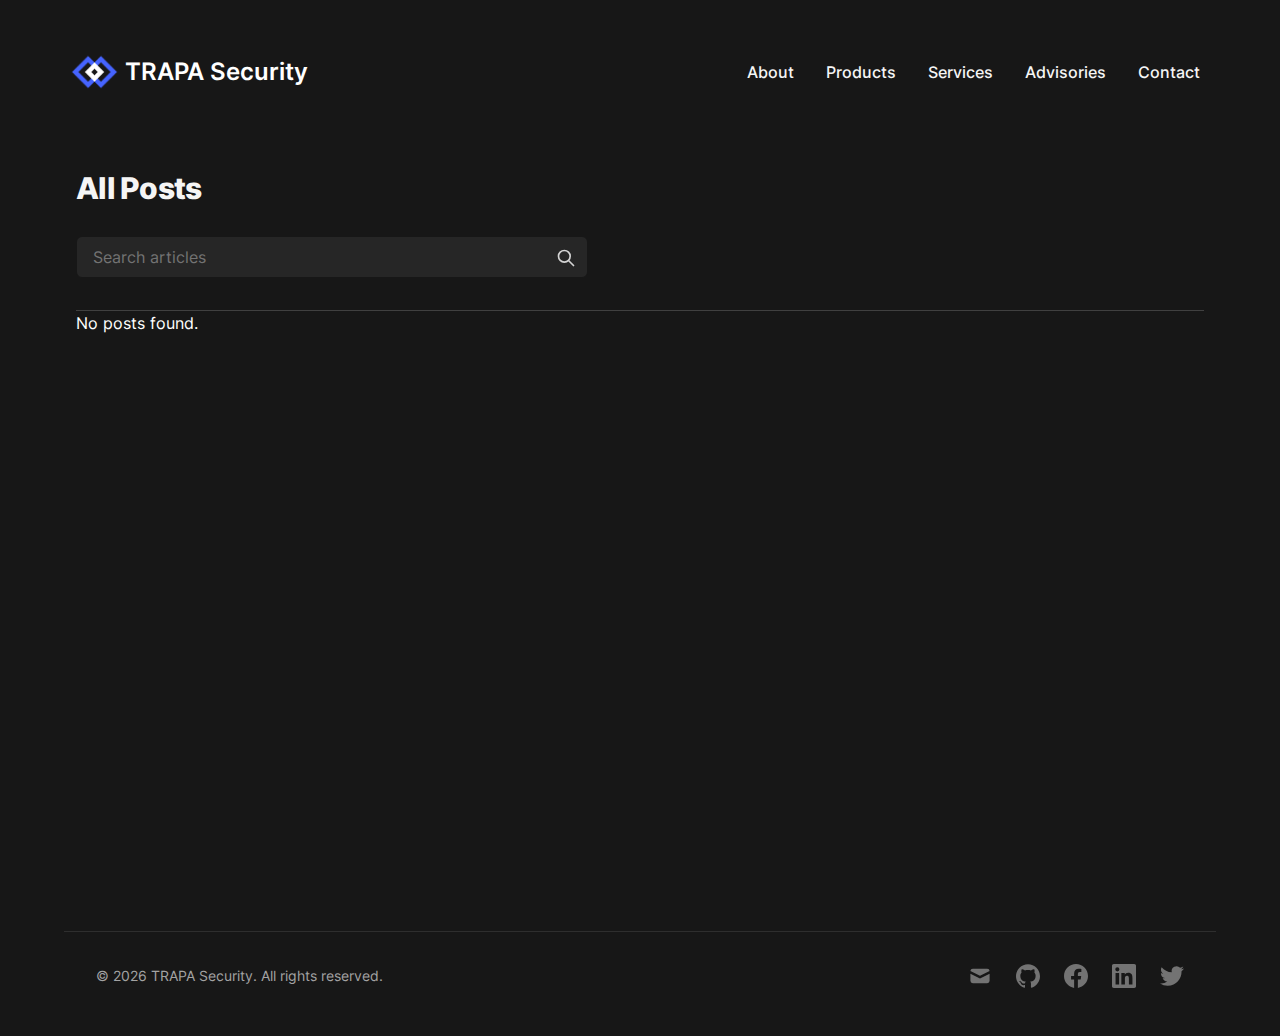
<file: blog/index.html>
<!DOCTYPE html><html lang="en" class="scroll-smooth"><head><meta charSet="utf-8"/><script>!function(){try {var d=document.documentElement.classList;d.remove('light','dark');var e=localStorage.getItem('theme');d.add('dark');if("system"===e||(!e&&false)){var t="(prefers-color-scheme: dark)",m=window.matchMedia(t);m.media!==t||m.matches?d.add('dark'):d.add('light')}else if(e) d.add(e)}catch(e){}}()</script><meta content="width=device-width, initial-scale=1" name="viewport"/><title>Blog | TRAPA Security</title><meta name="robots" content="follow, index"/><meta name="description" content="We are Experts, from tracing to training."/><meta property="og:url" content="https://trapa.tw/blog/"/><meta property="og:type" content="website"/><meta property="og:site_name" content="TRAPA Security"/><meta property="og:description" content="We are Experts, from tracing to training."/><meta property="og:title" content="Blog | TRAPA Security"/><meta property="og:image" content="https://trapa.tw/static/images/og.png"/><meta name="twitter:card" content="summary_large_image"/><meta name="twitter:site" content="https://twitter.com/TrapaSecurity"/><meta name="twitter:title" content="Blog | TRAPA Security"/><meta name="twitter:description" content="We are Experts, from tracing to training."/><meta name="twitter:image" content="https://trapa.tw/static/images/og.png"/><link rel="canonical" href="https://trapa.tw/blog/"/><meta name="next-head-count" content="18"/><link rel="apple-touch-icon" sizes="180x180" href="/static/favicons/apple-touch-icon.png"/><link rel="icon" type="image/png" sizes="32x32" href="/static/favicons/favicon-32x32.png"/><link rel="icon" type="image/png" sizes="16x16" href="/static/favicons/favicon-16x16.png"/><link rel="manifest" href="/static/favicons/site.webmanifest"/><link rel="mask-icon" href="/static/favicons/safari-pinned-tab.svg" color="#4664ff"/><meta name="msapplication-TileColor" content="#000000"/><meta name="theme-color" content="#000000"/><link rel="alternate" type="application/rss+xml" href="/feed.xml"/><link rel="preload" href="/_next/static/css/70e7474b985e5c54.css" as="style"/><link rel="stylesheet" href="/_next/static/css/70e7474b985e5c54.css" data-n-g=""/><noscript data-n-css=""></noscript><script defer="" nomodule="" src="/_next/static/chunks/polyfills-5cd94c89d3acac5f.js"></script><script src="/_next/static/chunks/webpack-5ddc520f87c3ad87.js" defer=""></script><script src="/_next/static/chunks/main-632185334423e275.js" defer=""></script><script src="/_next/static/chunks/pages/_app-95428d86a16eb5ed.js" defer=""></script><script src="/_next/static/chunks/pages/blog-dcb8a659897158f9.js" defer=""></script><script src="/_next/static/Cl-udYeRVX1OY106Ye3Js/_buildManifest.js" defer=""></script><script src="/_next/static/Cl-udYeRVX1OY106Ye3Js/_ssgManifest.js" defer=""></script><script src="/_next/static/Cl-udYeRVX1OY106Ye3Js/_middlewareManifest.js" defer=""></script></head><body class="bg-white text-black antialiased dark:bg-gray-900 dark:text-white"><div id="__next" data-reactroot=""><div class="mx-auto max-w-5xl px-4 sm:px-6 xl:max-w-6xl xl:px-0"><header class="flex items-center justify-between py-10"><div><a aria-label="TRAPA Security" href="/"><div class="flex flex-shrink-0 items-center justify-between"><div class=""><img class="mt-2 h-12 object-cover" src="/static/images/logo.png"/></div><div class="h-6 text-2xl font-semibold md:block">TRAPA Security</div></div></a></div><div class="mt-2 flex items-center text-base leading-5"><div class="hidden md:block"><a class="p-1 font-medium text-gray-100 md:p-3 lg:p-4" href="/about/">About</a><a class="p-1 font-medium text-gray-100 md:p-3 lg:p-4" href="/products/">Products</a><a class="p-1 font-medium text-gray-100 md:p-3 lg:p-4" href="/services/">Services</a><a class="p-1 font-medium text-gray-100 md:p-3 lg:p-4" href="/advisories/">Advisories</a><a class="p-1 font-medium text-gray-100 md:p-3 lg:p-4" href="/contact/">Contact</a></div><div class="md:hidden"><button type="button" class="ml-1 mr-1 h-8 w-8 rounded py-1" aria-label="Toggle Menu"><svg xmlns="http://www.w3.org/2000/svg" viewBox="0 0 20 20" fill="currentColor" class="text-gray-900 dark:text-gray-100"><path fill-rule="evenodd" d="M3 5a1 1 0 011-1h12a1 1 0 110 2H4a1 1 0 01-1-1zM3 10a1 1 0 011-1h12a1 1 0 110 2H4a1 1 0 01-1-1zM3 15a1 1 0 011-1h12a1 1 0 110 2H4a1 1 0 01-1-1z" clip-rule="evenodd"></path></svg></button><div class="fixed top-0 left-0 z-10 h-full w-full transform bg-gray-200 opacity-95 duration-300 ease-in-out dark:bg-gray-800 translate-x-full"><div class="flex justify-end"><button type="button" class="mr-5 mt-11 h-8 w-8 rounded" aria-label="Toggle Menu"><svg xmlns="http://www.w3.org/2000/svg" viewBox="0 0 20 20" fill="currentColor" class="text-gray-900 dark:text-gray-100"><path fill-rule="evenodd" d="M4.293 4.293a1 1 0 011.414 0L10 8.586l4.293-4.293a1 1 0 111.414 1.414L11.414 10l4.293 4.293a1 1 0 01-1.414 1.414L10 11.414l-4.293 4.293a1 1 0 01-1.414-1.414L8.586 10 4.293 5.707a1 1 0 010-1.414z" clip-rule="evenodd"></path></svg></button></div><nav class="fixed mt-8 h-full"><div class="px-12 py-4"><a class="text-2xl font-bold tracking-widest text-gray-900 dark:text-gray-100" href="/about/">About</a></div><div class="px-12 py-4"><a class="text-2xl font-bold tracking-widest text-gray-900 dark:text-gray-100" href="/products/">Products</a></div><div class="px-12 py-4"><a class="text-2xl font-bold tracking-widest text-gray-900 dark:text-gray-100" href="/services/">Services</a></div><div class="px-12 py-4"><a class="text-2xl font-bold tracking-widest text-gray-900 dark:text-gray-100" href="/advisories/">Advisories</a></div><div class="px-12 py-4"><a class="text-2xl font-bold tracking-widest text-gray-900 dark:text-gray-100" href="/contact/">Contact</a></div></nav></div></div></div></header><div class="flex h-screen flex-col justify-between"><main class="mx-3 mb-auto"><div class="divide-y divide-gray-200 dark:divide-gray-700"><div class="space-y-2 pt-6 pb-8 md:space-y-5"><h1 class="text-3xl font-extrabold leading-9 tracking-tight text-gray-900 dark:text-gray-100 sm:text-3xl sm:leading-10 md:text-3xl md:leading-14">All Posts</h1><div class="relative max-w-lg"><input type="text" aria-label="Search articles" placeholder="Search articles" class="block w-full rounded-md border border-gray-300 bg-white px-4 py-2 text-gray-900 focus:border-primary-500 focus:ring-primary-500 dark:border-gray-900 dark:bg-gray-800 dark:text-gray-100"/><svg class="absolute right-3 top-3 h-5 w-5 text-gray-400 dark:text-gray-300" xmlns="http://www.w3.org/2000/svg" fill="none" viewBox="0 0 24 24" stroke="currentColor"><path stroke-linecap="round" stroke-linejoin="round" stroke-width="2" d="M21 21l-6-6m2-5a7 7 0 11-14 0 7 7 0 0114 0z"></path></svg></div></div><ul>No posts found.</ul></div></main><footer><div class="mx-auto max-w-7xl border-t border-white/10 px-6 pt-8 pb-12 md:flex md:items-center md:justify-between lg:px-8"><div class="flex justify-center space-x-6 md:order-2"><a class="text-sm text-gray-500 transition hover:text-gray-600" target="_blank" rel="noopener noreferrer" href="mailto:contact@trapa.tw"><span class="sr-only">mail</span><svg xmlns="http://www.w3.org/2000/svg" viewBox="0 0 20 20" class="fill-current text-gray-700 hover:text-blue-500 dark:text-gray-500 dark:hover:text-blue-400 h-6 w-6"><path d="M2.003 5.884 10 9.882l7.997-3.998A2 2 0 0 0 16 4H4a2 2 0 0 0-1.997 1.884z"></path><path d="m18 8.118-8 4-8-4V14a2 2 0 0 0 2 2h12a2 2 0 0 0 2-2V8.118z"></path></svg></a><a class="text-sm text-gray-500 transition hover:text-gray-600" target="_blank" rel="noopener noreferrer" href="https://github.com/TrapaSecurity"><span class="sr-only">github</span><svg viewBox="0 0 24 24" xmlns="http://www.w3.org/2000/svg" class="fill-current text-gray-700 hover:text-blue-500 dark:text-gray-500 dark:hover:text-blue-400 h-6 w-6"><path d="M12 .297c-6.63 0-12 5.373-12 12 0 5.303 3.438 9.8 8.205 11.385.6.113.82-.258.82-.577 0-.285-.01-1.04-.015-2.04-3.338.724-4.042-1.61-4.042-1.61C4.422 18.07 3.633 17.7 3.633 17.7c-1.087-.744.084-.729.084-.729 1.205.084 1.838 1.236 1.838 1.236 1.07 1.835 2.809 1.305 3.495.998.108-.776.417-1.305.76-1.605-2.665-.3-5.466-1.332-5.466-5.93 0-1.31.465-2.38 1.235-3.22-.135-.303-.54-1.523.105-3.176 0 0 1.005-.322 3.3 1.23.96-.267 1.98-.399 3-.405 1.02.006 2.04.138 3 .405 2.28-1.552 3.285-1.23 3.285-1.23.645 1.653.24 2.873.12 3.176.765.84 1.23 1.91 1.23 3.22 0 4.61-2.805 5.625-5.475 5.92.42.36.81 1.096.81 2.22 0 1.606-.015 2.896-.015 3.286 0 .315.21.69.825.57C20.565 22.092 24 17.592 24 12.297c0-6.627-5.373-12-12-12"></path></svg></a><a class="text-sm text-gray-500 transition hover:text-gray-600" target="_blank" rel="noopener noreferrer" href="https://facebook.com/trapasec"><span class="sr-only">facebook</span><svg xmlns="http://www.w3.org/2000/svg" viewBox="0 0 24 24" class="fill-current text-gray-700 hover:text-blue-500 dark:text-gray-500 dark:hover:text-blue-400 h-6 w-6"><path d="M24 12.073c0-6.627-5.373-12-12-12s-12 5.373-12 12c0 5.99 4.388 10.954 10.125 11.854v-8.385H7.078v-3.47h3.047V9.43c0-3.007 1.792-4.669 4.533-4.669 1.312 0 2.686.235 2.686.235v2.953H15.83c-1.491 0-1.956.925-1.956 1.874v2.25h3.328l-.532 3.47h-2.796v8.385C19.612 23.027 24 18.062 24 12.073z"></path></svg></a><a class="text-sm text-gray-500 transition hover:text-gray-600" target="_blank" rel="noopener noreferrer" href="https://www.linkedin.com/company/trapa-security"><span class="sr-only">linkedin</span><svg viewBox="0 0 24 24" xmlns="http://www.w3.org/2000/svg" class="fill-current text-gray-700 hover:text-blue-500 dark:text-gray-500 dark:hover:text-blue-400 h-6 w-6"><path d="M20.447 20.452h-3.554v-5.569c0-1.328-.027-3.037-1.852-3.037-1.853 0-2.136 1.445-2.136 2.939v5.667H9.351V9h3.414v1.561h.046c.477-.9 1.637-1.85 3.37-1.85 3.601 0 4.267 2.37 4.267 5.455v6.286zM5.337 7.433a2.062 2.062 0 0 1-2.063-2.065 2.064 2.064 0 1 1 2.063 2.065zm1.782 13.019H3.555V9h3.564v11.452zM22.225 0H1.771C.792 0 0 .774 0 1.729v20.542C0 23.227.792 24 1.771 24h20.451C23.2 24 24 23.227 24 22.271V1.729C24 .774 23.2 0 22.222 0h.003z"></path></svg></a><a class="text-sm text-gray-500 transition hover:text-gray-600" target="_blank" rel="noopener noreferrer" href="https://twitter.com/TrapaSecurity"><span class="sr-only">twitter</span><svg xmlns="http://www.w3.org/2000/svg" viewBox="0 0 24 24" class="fill-current text-gray-700 hover:text-blue-500 dark:text-gray-500 dark:hover:text-blue-400 h-6 w-6"><path d="M23.953 4.57a10 10 0 0 1-2.825.775 4.958 4.958 0 0 0 2.163-2.723c-.951.555-2.005.959-3.127 1.184a4.92 4.92 0 0 0-8.384 4.482C7.69 8.095 4.067 6.13 1.64 3.162a4.822 4.822 0 0 0-.666 2.475c0 1.71.87 3.213 2.188 4.096a4.904 4.904 0 0 1-2.228-.616v.06a4.923 4.923 0 0 0 3.946 4.827 4.996 4.996 0 0 1-2.212.085 4.936 4.936 0 0 0 4.604 3.417 9.867 9.867 0 0 1-6.102 2.105c-.39 0-.779-.023-1.17-.067a13.995 13.995 0 0 0 7.557 2.209c9.053 0 13.998-7.496 13.998-13.985 0-.21 0-.42-.015-.63A9.935 9.935 0 0 0 24 4.59z"></path></svg></a></div><div class="mt-8 md:order-1 md:mt-0"><p class="text-center text-sm leading-5 text-gray-400">© 2024 TRAPA Security. All rights reserved.</p></div></div></footer></div></div></div><script id="__NEXT_DATA__" type="application/json">{"props":{"pageProps":{"initialDisplayPosts":[],"posts":[],"pagination":{"currentPage":1,"totalPages":0}},"__N_SSG":true},"page":"/blog","query":{},"buildId":"Cl-udYeRVX1OY106Ye3Js","isFallback":false,"gsp":true,"scriptLoader":[]}</script></body></html>
</file>
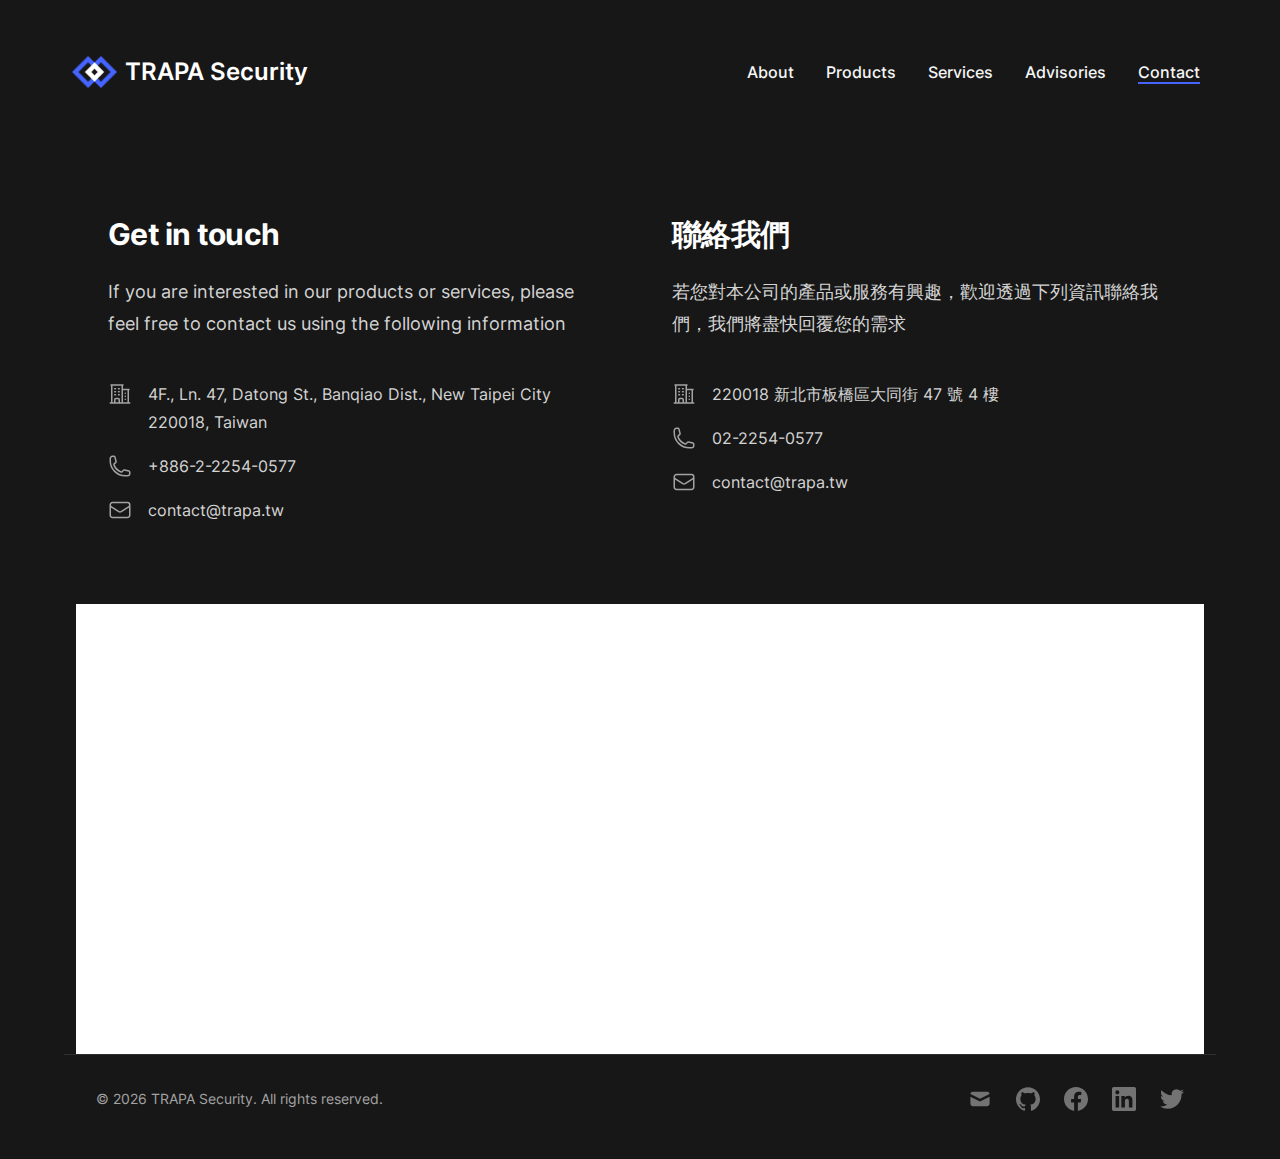
<file: contact/index.html>
<!DOCTYPE html><html lang="en" class="scroll-smooth"><head><meta charSet="utf-8"/><script>!function(){try {var d=document.documentElement.classList;d.remove('light','dark');var e=localStorage.getItem('theme');d.add('dark');if("system"===e||(!e&&false)){var t="(prefers-color-scheme: dark)",m=window.matchMedia(t);m.media!==t||m.matches?d.add('dark'):d.add('light')}else if(e) d.add(e)}catch(e){}}()</script><meta content="width=device-width, initial-scale=1" name="viewport"/><title>Contact | TRAPA Security</title><meta name="robots" content="follow, index"/><meta name="description" content="We are Experts, from tracing to training."/><meta property="og:url" content="https://trapa.tw/contact/"/><meta property="og:type" content="website"/><meta property="og:site_name" content="TRAPA Security"/><meta property="og:description" content="We are Experts, from tracing to training."/><meta property="og:title" content="Contact | TRAPA Security"/><meta property="og:image" content="https://trapa.tw/static/images/og.png"/><meta name="twitter:card" content="summary_large_image"/><meta name="twitter:site" content="https://twitter.com/TrapaSecurity"/><meta name="twitter:title" content="Contact | TRAPA Security"/><meta name="twitter:description" content="We are Experts, from tracing to training."/><meta name="twitter:image" content="https://trapa.tw/static/images/og.png"/><link rel="canonical" href="https://trapa.tw/contact/"/><meta name="next-head-count" content="18"/><link rel="apple-touch-icon" sizes="180x180" href="/static/favicons/apple-touch-icon.png"/><link rel="icon" type="image/png" sizes="32x32" href="/static/favicons/favicon-32x32.png"/><link rel="icon" type="image/png" sizes="16x16" href="/static/favicons/favicon-16x16.png"/><link rel="manifest" href="/static/favicons/site.webmanifest"/><link rel="mask-icon" href="/static/favicons/safari-pinned-tab.svg" color="#4664ff"/><meta name="msapplication-TileColor" content="#000000"/><meta name="theme-color" content="#000000"/><link rel="alternate" type="application/rss+xml" href="/feed.xml"/><link rel="preload" href="/_next/static/css/70e7474b985e5c54.css" as="style"/><link rel="stylesheet" href="/_next/static/css/70e7474b985e5c54.css" data-n-g=""/><noscript data-n-css=""></noscript><script defer="" nomodule="" src="/_next/static/chunks/polyfills-5cd94c89d3acac5f.js"></script><script src="/_next/static/chunks/webpack-5ddc520f87c3ad87.js" defer=""></script><script src="/_next/static/chunks/main-632185334423e275.js" defer=""></script><script src="/_next/static/chunks/pages/_app-95428d86a16eb5ed.js" defer=""></script><script src="/_next/static/chunks/pages/contact-7c36aa03b2574fad.js" defer=""></script><script src="/_next/static/Cl-udYeRVX1OY106Ye3Js/_buildManifest.js" defer=""></script><script src="/_next/static/Cl-udYeRVX1OY106Ye3Js/_ssgManifest.js" defer=""></script><script src="/_next/static/Cl-udYeRVX1OY106Ye3Js/_middlewareManifest.js" defer=""></script></head><body class="bg-white text-black antialiased dark:bg-gray-900 dark:text-white"><div id="__next" data-reactroot=""><div class="mx-auto max-w-5xl px-4 sm:px-6 xl:max-w-6xl xl:px-0"><header class="flex items-center justify-between py-10"><div><a aria-label="TRAPA Security" href="/"><div class="flex flex-shrink-0 items-center justify-between"><div class=""><img class="mt-2 h-12 object-cover" src="/static/images/logo.png"/></div><div class="h-6 text-2xl font-semibold md:block">TRAPA Security</div></div></a></div><div class="mt-2 flex items-center text-base leading-5"><div class="hidden md:block"><a class="p-1 font-medium text-gray-100 md:p-3 lg:p-4" href="/about/">About</a><a class="p-1 font-medium text-gray-100 md:p-3 lg:p-4" href="/products/">Products</a><a class="p-1 font-medium text-gray-100 md:p-3 lg:p-4" href="/services/">Services</a><a class="p-1 font-medium text-gray-100 md:p-3 lg:p-4" href="/advisories/">Advisories</a><a class="underline decoration-primary-500 decoration-2 underline-offset-4 p-1 font-medium text-gray-100 md:p-3 lg:p-4" href="/contact/">Contact</a></div><div class="md:hidden"><button type="button" class="ml-1 mr-1 h-8 w-8 rounded py-1" aria-label="Toggle Menu"><svg xmlns="http://www.w3.org/2000/svg" viewBox="0 0 20 20" fill="currentColor" class="text-gray-900 dark:text-gray-100"><path fill-rule="evenodd" d="M3 5a1 1 0 011-1h12a1 1 0 110 2H4a1 1 0 01-1-1zM3 10a1 1 0 011-1h12a1 1 0 110 2H4a1 1 0 01-1-1zM3 15a1 1 0 011-1h12a1 1 0 110 2H4a1 1 0 01-1-1z" clip-rule="evenodd"></path></svg></button><div class="fixed top-0 left-0 z-10 h-full w-full transform bg-gray-200 opacity-95 duration-300 ease-in-out dark:bg-gray-800 translate-x-full"><div class="flex justify-end"><button type="button" class="mr-5 mt-11 h-8 w-8 rounded" aria-label="Toggle Menu"><svg xmlns="http://www.w3.org/2000/svg" viewBox="0 0 20 20" fill="currentColor" class="text-gray-900 dark:text-gray-100"><path fill-rule="evenodd" d="M4.293 4.293a1 1 0 011.414 0L10 8.586l4.293-4.293a1 1 0 111.414 1.414L11.414 10l4.293 4.293a1 1 0 01-1.414 1.414L10 11.414l-4.293 4.293a1 1 0 01-1.414-1.414L8.586 10 4.293 5.707a1 1 0 010-1.414z" clip-rule="evenodd"></path></svg></button></div><nav class="fixed mt-8 h-full"><div class="px-12 py-4"><a class="text-2xl font-bold tracking-widest text-gray-900 dark:text-gray-100" href="/about/">About</a></div><div class="px-12 py-4"><a class="text-2xl font-bold tracking-widest text-gray-900 dark:text-gray-100" href="/products/">Products</a></div><div class="px-12 py-4"><a class="text-2xl font-bold tracking-widest text-gray-900 dark:text-gray-100" href="/services/">Services</a></div><div class="px-12 py-4"><a class="text-2xl font-bold tracking-widest text-gray-900 dark:text-gray-100" href="/advisories/">Advisories</a></div><div class="px-12 py-4"><a class="text-2xl font-bold tracking-widest text-gray-900 dark:text-gray-100" href="/contact/">Contact</a></div></nav></div></div></div></header><div class="flex h-screen flex-col justify-between"><main class="mx-3 mb-auto"><div class="mx-auto grid max-w-7xl grid-cols-1 lg:grid-cols-2"><div class="sm:pt-18 relative px-6 py-20 lg:static lg:px-8"><div class="mx-auto max-w-xl lg:mx-0 lg:max-w-lg"><h2 class="text-3xl font-bold tracking-tight text-white">Get in touch</h2><p class="mt-6 text-lg leading-8 text-gray-300">If you are interested in our products or services, please feel free to contact us using the following information</p><dl class="mt-10 space-y-4 text-base leading-7 text-gray-300"><div class="flex gap-x-4"><dt class="flex-none"><span class="sr-only">Address</span><svg class="h-7 w-6 text-gray-400" fill="none" viewBox="0 0 24 24" stroke-width="1.5" stroke="currentColor" aria-hidden="true"><path stroke-linecap="round" stroke-linejoin="round" d="M2.25 21h19.5m-18-18v18m10.5-18v18m6-13.5V21M6.75 6.75h.75m-.75 3h.75m-.75 3h.75m3-6h.75m-.75 3h.75m-.75 3h.75M6.75 21v-3.375c0-.621.504-1.125 1.125-1.125h2.25c.621 0 1.125.504 1.125 1.125V21M3 3h12m-.75 4.5H21m-3.75 3.75h.008v.008h-.008v-.008zm0 3h.008v.008h-.008v-.008zm0 3h.008v.008h-.008v-.008z"></path></svg></dt><dd>4F., Ln. 47, Datong St., Banqiao Dist., New Taipei City <br/>220018, Taiwan</dd></div><div class="flex gap-x-4"><dt class="flex-none"><span class="sr-only">Telephone</span><svg class="h-7 w-6 text-gray-400" fill="none" viewBox="0 0 24 24" stroke-width="1.5" stroke="currentColor" aria-hidden="true"><path stroke-linecap="round" stroke-linejoin="round" d="M2.25 6.75c0 8.284 6.716 15 15 15h2.25a2.25 2.25 0 002.25-2.25v-1.372c0-.516-.351-.966-.852-1.091l-4.423-1.106c-.44-.11-.902.055-1.173.417l-.97 1.293c-.282.376-.769.542-1.21.38a12.035 12.035 0 01-7.143-7.143c-.162-.441.004-.928.38-1.21l1.293-.97c.363-.271.527-.734.417-1.173L6.963 3.102a1.125 1.125 0 00-1.091-.852H4.5A2.25 2.25 0 002.25 4.5v2.25z"></path></svg></dt><dd><a class="hover:text-white" href="tel:+886-2-2254-0577">+886-2-2254-0577</a></dd></div><div class="flex gap-x-4"><dt class="flex-none"><span class="sr-only">Email</span><svg class="h-7 w-6 text-gray-400" fill="none" viewBox="0 0 24 24" stroke-width="1.5" stroke="currentColor" aria-hidden="true"><path stroke-linecap="round" stroke-linejoin="round" d="M21.75 6.75v10.5a2.25 2.25 0 01-2.25 2.25h-15a2.25 2.25 0 01-2.25-2.25V6.75m19.5 0A2.25 2.25 0 0019.5 4.5h-15a2.25 2.25 0 00-2.25 2.25m19.5 0v.243a2.25 2.25 0 01-1.07 1.916l-7.5 4.615a2.25 2.25 0 01-2.36 0L3.32 8.91a2.25 2.25 0 01-1.07-1.916V6.75"></path></svg></dt><dd><a class="hover:text-white" href="mailto:contact@trapa.tw">contact@trapa.tw</a></dd></div></dl></div></div><div class="sm:pb-18 px-6 py-20 lg:px-8"><div class="mx-auto max-w-xl lg:mx-0 lg:max-w-lg"><h2 class="text-3xl font-bold tracking-tight text-white">聯絡我們</h2><p class="mt-6 text-lg leading-8 text-gray-300">若您對本公司的產品或服務有興趣，歡迎透過下列資訊聯絡我們，我們將盡快回覆您的需求</p><dl class="mt-10 space-y-4 text-base leading-7 text-gray-300"><div class="flex gap-x-4"><dt class="flex-none"><span class="sr-only">Address</span><svg class="h-7 w-6 text-gray-400" fill="none" viewBox="0 0 24 24" stroke-width="1.5" stroke="currentColor" aria-hidden="true"><path stroke-linecap="round" stroke-linejoin="round" d="M2.25 21h19.5m-18-18v18m10.5-18v18m6-13.5V21M6.75 6.75h.75m-.75 3h.75m-.75 3h.75m3-6h.75m-.75 3h.75m-.75 3h.75M6.75 21v-3.375c0-.621.504-1.125 1.125-1.125h2.25c.621 0 1.125.504 1.125 1.125V21M3 3h12m-.75 4.5H21m-3.75 3.75h.008v.008h-.008v-.008zm0 3h.008v.008h-.008v-.008zm0 3h.008v.008h-.008v-.008z"></path></svg></dt><dd>220018 新北市板橋區大同街 47 號 4 樓</dd></div><div class="flex gap-x-4"><dt class="flex-none"><span class="sr-only">Telephone</span><svg class="h-7 w-6 text-gray-400" fill="none" viewBox="0 0 24 24" stroke-width="1.5" stroke="currentColor" aria-hidden="true"><path stroke-linecap="round" stroke-linejoin="round" d="M2.25 6.75c0 8.284 6.716 15 15 15h2.25a2.25 2.25 0 002.25-2.25v-1.372c0-.516-.351-.966-.852-1.091l-4.423-1.106c-.44-.11-.902.055-1.173.417l-.97 1.293c-.282.376-.769.542-1.21.38a12.035 12.035 0 01-7.143-7.143c-.162-.441.004-.928.38-1.21l1.293-.97c.363-.271.527-.734.417-1.173L6.963 3.102a1.125 1.125 0 00-1.091-.852H4.5A2.25 2.25 0 002.25 4.5v2.25z"></path></svg></dt><dd><a class="hover:text-white" href="tel:02-2254-0577">02-2254-0577</a></dd></div><div class="flex gap-x-4"><dt class="flex-none"><span class="sr-only">Email</span><svg class="h-7 w-6 text-gray-400" fill="none" viewBox="0 0 24 24" stroke-width="1.5" stroke="currentColor" aria-hidden="true"><path stroke-linecap="round" stroke-linejoin="round" d="M21.75 6.75v10.5a2.25 2.25 0 01-2.25 2.25h-15a2.25 2.25 0 01-2.25-2.25V6.75m19.5 0A2.25 2.25 0 0019.5 4.5h-15a2.25 2.25 0 00-2.25 2.25m19.5 0v.243a2.25 2.25 0 01-1.07 1.916l-7.5 4.615a2.25 2.25 0 01-2.36 0L3.32 8.91a2.25 2.25 0 01-1.07-1.916V6.75"></path></svg></dt><dd><a class="hover:text-white" href="mailto:contact@trapa.tw">contact@trapa.tw</a></dd></div></dl></div></div></div><div class="w-full"><iframe class="border-0" src="https://www.google.com/maps/embed?pb=!1m18!1m12!1m3!1d3615.194026119766!2d121.47566327488632!3d25.027488677820596!2m3!1f0!2f0!3f0!3m2!1i1024!2i768!4f13.1!3m3!1m2!1s0x3442a90a38ace52b%3A0xf2e8275c5b749c61!2zVFJBUEEgU2VjdXJpdHkg6I-x6Y-h6IKh5Lu95pyJ6ZmQ5YWs5Y-4!5e0!3m2!1szh-TW!2stw!4v1686610776825!5m2!1szh-TW!2stw" width="100%" height="450" loading="lazy" referrerpolicy="no-referrer-when-downgrade"></iframe></div></main><footer><div class="mx-auto max-w-7xl border-t border-white/10 px-6 pt-8 pb-12 md:flex md:items-center md:justify-between lg:px-8"><div class="flex justify-center space-x-6 md:order-2"><a class="text-sm text-gray-500 transition hover:text-gray-600" target="_blank" rel="noopener noreferrer" href="mailto:contact@trapa.tw"><span class="sr-only">mail</span><svg xmlns="http://www.w3.org/2000/svg" viewBox="0 0 20 20" class="fill-current text-gray-700 hover:text-blue-500 dark:text-gray-500 dark:hover:text-blue-400 h-6 w-6"><path d="M2.003 5.884 10 9.882l7.997-3.998A2 2 0 0 0 16 4H4a2 2 0 0 0-1.997 1.884z"></path><path d="m18 8.118-8 4-8-4V14a2 2 0 0 0 2 2h12a2 2 0 0 0 2-2V8.118z"></path></svg></a><a class="text-sm text-gray-500 transition hover:text-gray-600" target="_blank" rel="noopener noreferrer" href="https://github.com/TrapaSecurity"><span class="sr-only">github</span><svg viewBox="0 0 24 24" xmlns="http://www.w3.org/2000/svg" class="fill-current text-gray-700 hover:text-blue-500 dark:text-gray-500 dark:hover:text-blue-400 h-6 w-6"><path d="M12 .297c-6.63 0-12 5.373-12 12 0 5.303 3.438 9.8 8.205 11.385.6.113.82-.258.82-.577 0-.285-.01-1.04-.015-2.04-3.338.724-4.042-1.61-4.042-1.61C4.422 18.07 3.633 17.7 3.633 17.7c-1.087-.744.084-.729.084-.729 1.205.084 1.838 1.236 1.838 1.236 1.07 1.835 2.809 1.305 3.495.998.108-.776.417-1.305.76-1.605-2.665-.3-5.466-1.332-5.466-5.93 0-1.31.465-2.38 1.235-3.22-.135-.303-.54-1.523.105-3.176 0 0 1.005-.322 3.3 1.23.96-.267 1.98-.399 3-.405 1.02.006 2.04.138 3 .405 2.28-1.552 3.285-1.23 3.285-1.23.645 1.653.24 2.873.12 3.176.765.84 1.23 1.91 1.23 3.22 0 4.61-2.805 5.625-5.475 5.92.42.36.81 1.096.81 2.22 0 1.606-.015 2.896-.015 3.286 0 .315.21.69.825.57C20.565 22.092 24 17.592 24 12.297c0-6.627-5.373-12-12-12"></path></svg></a><a class="text-sm text-gray-500 transition hover:text-gray-600" target="_blank" rel="noopener noreferrer" href="https://facebook.com/trapasec"><span class="sr-only">facebook</span><svg xmlns="http://www.w3.org/2000/svg" viewBox="0 0 24 24" class="fill-current text-gray-700 hover:text-blue-500 dark:text-gray-500 dark:hover:text-blue-400 h-6 w-6"><path d="M24 12.073c0-6.627-5.373-12-12-12s-12 5.373-12 12c0 5.99 4.388 10.954 10.125 11.854v-8.385H7.078v-3.47h3.047V9.43c0-3.007 1.792-4.669 4.533-4.669 1.312 0 2.686.235 2.686.235v2.953H15.83c-1.491 0-1.956.925-1.956 1.874v2.25h3.328l-.532 3.47h-2.796v8.385C19.612 23.027 24 18.062 24 12.073z"></path></svg></a><a class="text-sm text-gray-500 transition hover:text-gray-600" target="_blank" rel="noopener noreferrer" href="https://www.linkedin.com/company/trapa-security"><span class="sr-only">linkedin</span><svg viewBox="0 0 24 24" xmlns="http://www.w3.org/2000/svg" class="fill-current text-gray-700 hover:text-blue-500 dark:text-gray-500 dark:hover:text-blue-400 h-6 w-6"><path d="M20.447 20.452h-3.554v-5.569c0-1.328-.027-3.037-1.852-3.037-1.853 0-2.136 1.445-2.136 2.939v5.667H9.351V9h3.414v1.561h.046c.477-.9 1.637-1.85 3.37-1.85 3.601 0 4.267 2.37 4.267 5.455v6.286zM5.337 7.433a2.062 2.062 0 0 1-2.063-2.065 2.064 2.064 0 1 1 2.063 2.065zm1.782 13.019H3.555V9h3.564v11.452zM22.225 0H1.771C.792 0 0 .774 0 1.729v20.542C0 23.227.792 24 1.771 24h20.451C23.2 24 24 23.227 24 22.271V1.729C24 .774 23.2 0 22.222 0h.003z"></path></svg></a><a class="text-sm text-gray-500 transition hover:text-gray-600" target="_blank" rel="noopener noreferrer" href="https://twitter.com/TrapaSecurity"><span class="sr-only">twitter</span><svg xmlns="http://www.w3.org/2000/svg" viewBox="0 0 24 24" class="fill-current text-gray-700 hover:text-blue-500 dark:text-gray-500 dark:hover:text-blue-400 h-6 w-6"><path d="M23.953 4.57a10 10 0 0 1-2.825.775 4.958 4.958 0 0 0 2.163-2.723c-.951.555-2.005.959-3.127 1.184a4.92 4.92 0 0 0-8.384 4.482C7.69 8.095 4.067 6.13 1.64 3.162a4.822 4.822 0 0 0-.666 2.475c0 1.71.87 3.213 2.188 4.096a4.904 4.904 0 0 1-2.228-.616v.06a4.923 4.923 0 0 0 3.946 4.827 4.996 4.996 0 0 1-2.212.085 4.936 4.936 0 0 0 4.604 3.417 9.867 9.867 0 0 1-6.102 2.105c-.39 0-.779-.023-1.17-.067a13.995 13.995 0 0 0 7.557 2.209c9.053 0 13.998-7.496 13.998-13.985 0-.21 0-.42-.015-.63A9.935 9.935 0 0 0 24 4.59z"></path></svg></a></div><div class="mt-8 md:order-1 md:mt-0"><p class="text-center text-sm leading-5 text-gray-400">© 2024 TRAPA Security. All rights reserved.</p></div></div></footer></div></div></div><script id="__NEXT_DATA__" type="application/json">{"props":{"pageProps":{}},"page":"/contact","query":{},"buildId":"Cl-udYeRVX1OY106Ye3Js","nextExport":true,"autoExport":true,"isFallback":false,"scriptLoader":[]}</script></body></html>
</file>
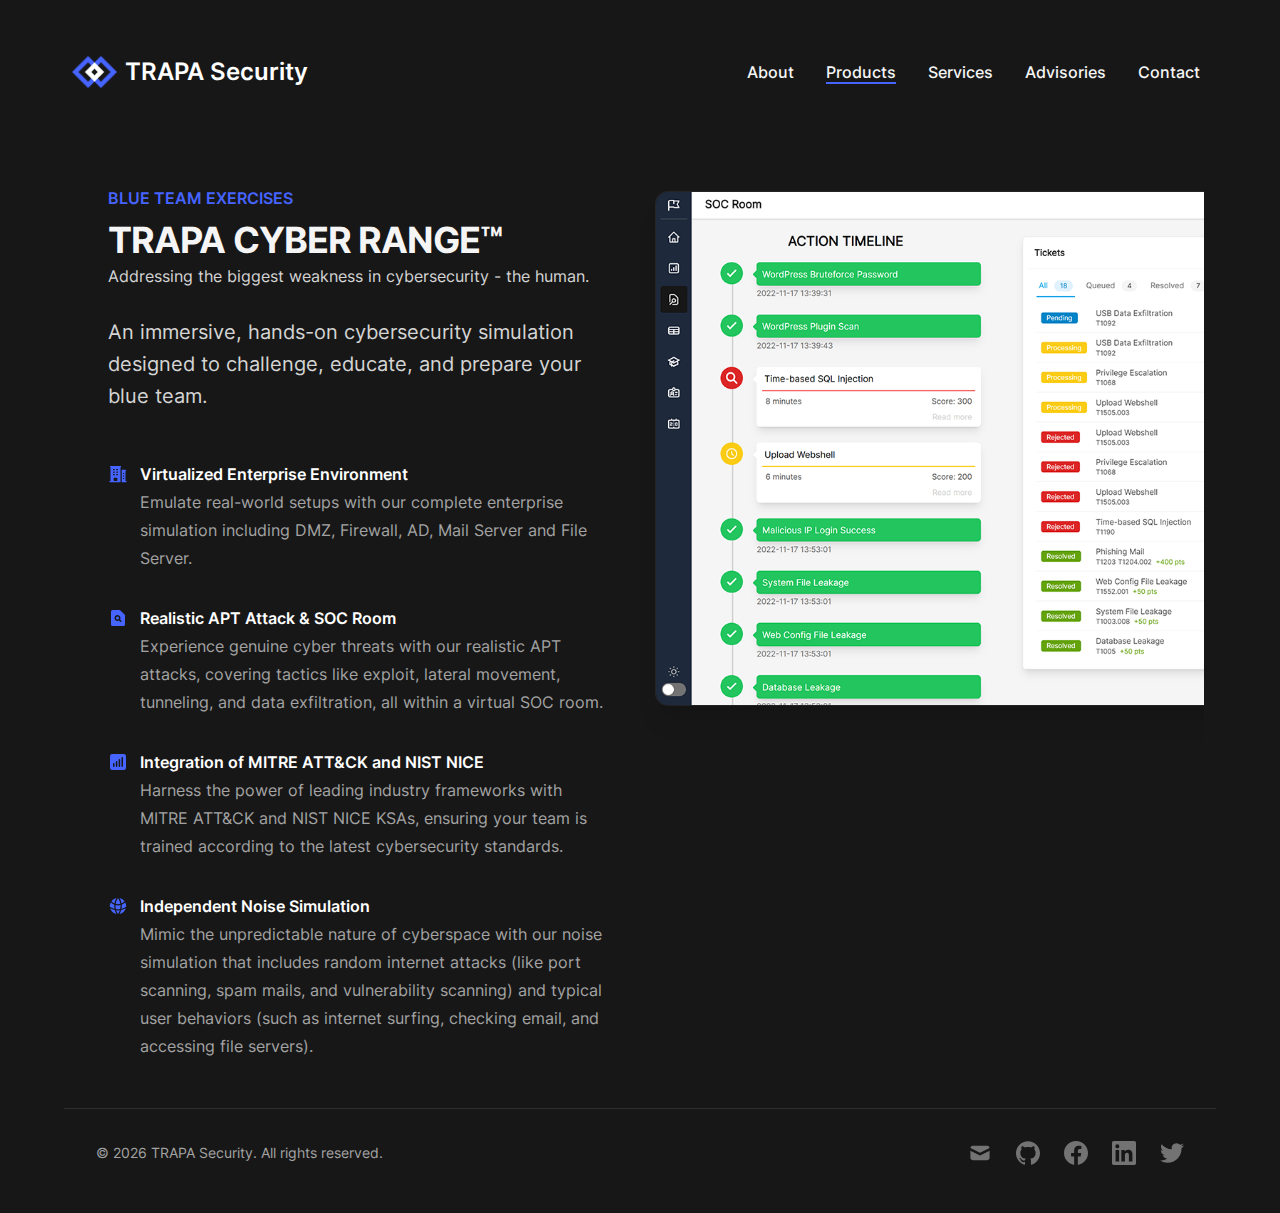
<file: products/index.html>
<!DOCTYPE html><html lang="en" class="scroll-smooth"><head><meta charSet="utf-8"/><script>!function(){try {var d=document.documentElement.classList;d.remove('light','dark');var e=localStorage.getItem('theme');d.add('dark');if("system"===e||(!e&&false)){var t="(prefers-color-scheme: dark)",m=window.matchMedia(t);m.media!==t||m.matches?d.add('dark'):d.add('light')}else if(e) d.add(e)}catch(e){}}()</script><meta content="width=device-width, initial-scale=1" name="viewport"/><title>Products | TRAPA Security</title><meta name="robots" content="follow, index"/><meta name="description" content="We are Experts, from tracing to training."/><meta property="og:url" content="https://trapa.tw/products/"/><meta property="og:type" content="website"/><meta property="og:site_name" content="TRAPA Security"/><meta property="og:description" content="We are Experts, from tracing to training."/><meta property="og:title" content="Products | TRAPA Security"/><meta property="og:image" content="https://trapa.tw/static/images/og.png"/><meta name="twitter:card" content="summary_large_image"/><meta name="twitter:site" content="https://twitter.com/TrapaSecurity"/><meta name="twitter:title" content="Products | TRAPA Security"/><meta name="twitter:description" content="We are Experts, from tracing to training."/><meta name="twitter:image" content="https://trapa.tw/static/images/og.png"/><link rel="canonical" href="https://trapa.tw/products/"/><meta name="next-head-count" content="18"/><link rel="apple-touch-icon" sizes="180x180" href="/static/favicons/apple-touch-icon.png"/><link rel="icon" type="image/png" sizes="32x32" href="/static/favicons/favicon-32x32.png"/><link rel="icon" type="image/png" sizes="16x16" href="/static/favicons/favicon-16x16.png"/><link rel="manifest" href="/static/favicons/site.webmanifest"/><link rel="mask-icon" href="/static/favicons/safari-pinned-tab.svg" color="#4664ff"/><meta name="msapplication-TileColor" content="#000000"/><meta name="theme-color" content="#000000"/><link rel="alternate" type="application/rss+xml" href="/feed.xml"/><link rel="preload" href="/_next/static/css/70e7474b985e5c54.css" as="style"/><link rel="stylesheet" href="/_next/static/css/70e7474b985e5c54.css" data-n-g=""/><noscript data-n-css=""></noscript><script defer="" nomodule="" src="/_next/static/chunks/polyfills-5cd94c89d3acac5f.js"></script><script src="/_next/static/chunks/webpack-5ddc520f87c3ad87.js" defer=""></script><script src="/_next/static/chunks/main-632185334423e275.js" defer=""></script><script src="/_next/static/chunks/pages/_app-95428d86a16eb5ed.js" defer=""></script><script src="/_next/static/chunks/pages/products-2f2d87768927a444.js" defer=""></script><script src="/_next/static/Cl-udYeRVX1OY106Ye3Js/_buildManifest.js" defer=""></script><script src="/_next/static/Cl-udYeRVX1OY106Ye3Js/_ssgManifest.js" defer=""></script><script src="/_next/static/Cl-udYeRVX1OY106Ye3Js/_middlewareManifest.js" defer=""></script></head><body class="bg-white text-black antialiased dark:bg-gray-900 dark:text-white"><div id="__next" data-reactroot=""><div class="mx-auto max-w-5xl px-4 sm:px-6 xl:max-w-6xl xl:px-0"><header class="flex items-center justify-between py-10"><div><a aria-label="TRAPA Security" href="/"><div class="flex flex-shrink-0 items-center justify-between"><div class=""><img class="mt-2 h-12 object-cover" src="/static/images/logo.png"/></div><div class="h-6 text-2xl font-semibold md:block">TRAPA Security</div></div></a></div><div class="mt-2 flex items-center text-base leading-5"><div class="hidden md:block"><a class="p-1 font-medium text-gray-100 md:p-3 lg:p-4" href="/about/">About</a><a class="underline decoration-primary-500 decoration-2 underline-offset-4 p-1 font-medium text-gray-100 md:p-3 lg:p-4" href="/products/">Products</a><a class="p-1 font-medium text-gray-100 md:p-3 lg:p-4" href="/services/">Services</a><a class="p-1 font-medium text-gray-100 md:p-3 lg:p-4" href="/advisories/">Advisories</a><a class="p-1 font-medium text-gray-100 md:p-3 lg:p-4" href="/contact/">Contact</a></div><div class="md:hidden"><button type="button" class="ml-1 mr-1 h-8 w-8 rounded py-1" aria-label="Toggle Menu"><svg xmlns="http://www.w3.org/2000/svg" viewBox="0 0 20 20" fill="currentColor" class="text-gray-900 dark:text-gray-100"><path fill-rule="evenodd" d="M3 5a1 1 0 011-1h12a1 1 0 110 2H4a1 1 0 01-1-1zM3 10a1 1 0 011-1h12a1 1 0 110 2H4a1 1 0 01-1-1zM3 15a1 1 0 011-1h12a1 1 0 110 2H4a1 1 0 01-1-1z" clip-rule="evenodd"></path></svg></button><div class="fixed top-0 left-0 z-10 h-full w-full transform bg-gray-200 opacity-95 duration-300 ease-in-out dark:bg-gray-800 translate-x-full"><div class="flex justify-end"><button type="button" class="mr-5 mt-11 h-8 w-8 rounded" aria-label="Toggle Menu"><svg xmlns="http://www.w3.org/2000/svg" viewBox="0 0 20 20" fill="currentColor" class="text-gray-900 dark:text-gray-100"><path fill-rule="evenodd" d="M4.293 4.293a1 1 0 011.414 0L10 8.586l4.293-4.293a1 1 0 111.414 1.414L11.414 10l4.293 4.293a1 1 0 01-1.414 1.414L10 11.414l-4.293 4.293a1 1 0 01-1.414-1.414L8.586 10 4.293 5.707a1 1 0 010-1.414z" clip-rule="evenodd"></path></svg></button></div><nav class="fixed mt-8 h-full"><div class="px-12 py-4"><a class="text-2xl font-bold tracking-widest text-gray-900 dark:text-gray-100" href="/about/">About</a></div><div class="px-12 py-4"><a class="text-2xl font-bold tracking-widest text-gray-900 dark:text-gray-100" href="/products/">Products</a></div><div class="px-12 py-4"><a class="text-2xl font-bold tracking-widest text-gray-900 dark:text-gray-100" href="/services/">Services</a></div><div class="px-12 py-4"><a class="text-2xl font-bold tracking-widest text-gray-900 dark:text-gray-100" href="/advisories/">Advisories</a></div><div class="px-12 py-4"><a class="text-2xl font-bold tracking-widest text-gray-900 dark:text-gray-100" href="/contact/">Contact</a></div></nav></div></div></div></header><div class="flex h-screen flex-col justify-between"><main class="mx-3 mb-auto"><div class="sm:py-18 relative isolate overflow-hidden px-6 py-12 lg:overflow-visible lg:px-0"><div class="mx-auto grid max-w-2xl grid-cols-1 gap-x-8 gap-y-16 lg:mx-0 lg:max-w-none lg:grid-cols-2 lg:items-start lg:gap-y-10"><div class="lg:col-span-2 lg:col-start-1 lg:row-start-1 lg:mx-auto lg:grid lg:w-full lg:max-w-7xl lg:grid-cols-2 lg:gap-x-8 lg:px-8"><div class="lg:pr-4"><div class="lg:max-w-lg"><p class="text-base font-semibold uppercase leading-7 text-primary-500">Blue Team Exercises</p><h1 class="mt-2 text-3xl font-bold tracking-tight text-gray-100 sm:text-4xl">TRAPA CYBER RANGE™</h1><p class="text-small leading-8 text-gray-300">Addressing the biggest weakness in cybersecurity - the human.<!-- --> </p><p class="mt-6 text-xl leading-8 text-gray-300">An immersive, hands-on cybersecurity simulation designed to challenge, educate, and prepare your blue team.</p></div></div></div><div class="-ml-12 -mt-10 p-12 lg:sticky lg:top-4 lg:col-start-2 lg:row-span-2 lg:row-start-1 lg:overflow-hidden"><img src="/static/images/tcr.png" alt="Product screenshot" class="w-[48rem] max-w-none rounded-xl shadow-xl ring-1 ring-gray-400/10 sm:w-[57rem] md:-ml-4 lg:-ml-0" width="2432" height="1442"/></div><div class="lg:col-span-2 lg:col-start-1 lg:row-start-2 lg:mx-auto lg:grid lg:w-full lg:max-w-7xl lg:grid-cols-2 lg:gap-x-8 lg:px-8"><div class="lg:pr-4"><div class="max-w-xl text-base leading-7 lg:max-w-lg"><ul role="list" class="mt-2 space-y-8"><li class="flex gap-x-3"><svg class="mt-1 h-5 w-5 flex-none text-primary-500" viewBox="0 0 24 24" fill="currentColor" aria-hidden="true"><path fill-rule="evenodd" d="M3 2.25a.75.75 0 000 1.5v16.5h-.75a.75.75 0 000 1.5H15v-18a.75.75 0 000-1.5H3zM6.75 19.5v-2.25a.75.75 0 01.75-.75h3a.75.75 0 01.75.75v2.25a.75.75 0 01-.75.75h-3a.75.75 0 01-.75-.75zM6 6.75A.75.75 0 016.75 6h.75a.75.75 0 010 1.5h-.75A.75.75 0 016 6.75zM6.75 9a.75.75 0 000 1.5h.75a.75.75 0 000-1.5h-.75zM6 12.75a.75.75 0 01.75-.75h.75a.75.75 0 010 1.5h-.75a.75.75 0 01-.75-.75zM10.5 6a.75.75 0 000 1.5h.75a.75.75 0 000-1.5h-.75zm-.75 3.75A.75.75 0 0110.5 9h.75a.75.75 0 010 1.5h-.75a.75.75 0 01-.75-.75zM10.5 12a.75.75 0 000 1.5h.75a.75.75 0 000-1.5h-.75zM16.5 6.75v15h5.25a.75.75 0 000-1.5H21v-12a.75.75 0 000-1.5h-4.5zm1.5 4.5a.75.75 0 01.75-.75h.008a.75.75 0 01.75.75v.008a.75.75 0 01-.75.75h-.008a.75.75 0 01-.75-.75v-.008zm.75 2.25a.75.75 0 00-.75.75v.008c0 .414.336.75.75.75h.008a.75.75 0 00.75-.75v-.008a.75.75 0 00-.75-.75h-.008zM18 17.25a.75.75 0 01.75-.75h.008a.75.75 0 01.75.75v.008a.75.75 0 01-.75.75h-.008a.75.75 0 01-.75-.75v-.008z" clip-rule="evenodd"></path></svg><span><strong class="font-semibold text-white">Virtualized Enterprise Environment</strong><p class="text-gray-400">Emulate real-world setups with our complete enterprise simulation including DMZ, Firewall, AD, Mail Server and File Server.</p></span></li><li class="flex gap-x-3"><svg class="mt-1 h-5 w-5 flex-none text-primary-500" viewBox="0 0 20 20" fill="currentColor" aria-hidden="true"><path d="M8 10a1.5 1.5 0 113 0 1.5 1.5 0 01-3 0z"></path><path fill-rule="evenodd" d="M4.5 2A1.5 1.5 0 003 3.5v13A1.5 1.5 0 004.5 18h11a1.5 1.5 0 001.5-1.5V7.621a1.5 1.5 0 00-.44-1.06l-4.12-4.122A1.5 1.5 0 0011.378 2H4.5zm5 5a3 3 0 101.524 5.585l1.196 1.195a.75.75 0 101.06-1.06l-1.195-1.196A3 3 0 009.5 7z" clip-rule="evenodd"></path></svg><span><strong class="font-semibold text-white">Realistic APT Attack &amp; SOC Room</strong><p class="text-gray-400">Experience genuine cyber threats with our realistic APT attacks, covering tactics like exploit, lateral movement, tunneling, and data exfiltration, all within a virtual SOC room.</p></span></li><li class="flex gap-x-3"><svg class="mt-1 h-5 w-5 flex-none text-primary-500" xmlns="http://www.w3.org/2000/svg" viewBox="0 0 20 20" fill="currentColor"><path fill-rule="evenodd" d="M4.25 2A2.25 2.25 0 002 4.25v11.5A2.25 2.25 0 004.25 18h11.5A2.25 2.25 0 0018 15.75V4.25A2.25 2.25 0 0015.75 2H4.25zM15 5.75a.75.75 0 00-1.5 0v8.5a.75.75 0 001.5 0v-8.5zm-8.5 6a.75.75 0 00-1.5 0v2.5a.75.75 0 001.5 0v-2.5zM8.584 9a.75.75 0 01.75.75v4.5a.75.75 0 01-1.5 0v-4.5a.75.75 0 01.75-.75zm3.58-1.25a.75.75 0 00-1.5 0v6.5a.75.75 0 001.5 0v-6.5z" clip-rule="evenodd"></path></svg><span><strong class="font-semibold text-white">Integration of MITRE ATT&amp;CK and NIST NICE</strong><p class="text-gray-400">Harness the power of leading industry frameworks with MITRE ATT&amp;CK and NIST NICE KSAs, ensuring your team is trained according to the latest cybersecurity standards.</p></span></li><li class="flex gap-x-3"><svg class="mt-1 h-5 w-5 flex-none text-primary-500" xmlns="http://www.w3.org/2000/svg" viewBox="0 0 24 24" fill="currentColor"><path d="M21.721 12.752a9.711 9.711 0 00-.945-5.003 12.754 12.754 0 01-4.339 2.708 18.991 18.991 0 01-.214 4.772 17.165 17.165 0 005.498-2.477zM14.634 15.55a17.324 17.324 0 00.332-4.647c-.952.227-1.945.347-2.966.347-1.021 0-2.014-.12-2.966-.347a17.515 17.515 0 00.332 4.647 17.385 17.385 0 005.268 0zM9.772 17.119a18.963 18.963 0 004.456 0A17.182 17.182 0 0112 21.724a17.18 17.18 0 01-2.228-4.605zM7.777 15.23a18.87 18.87 0 01-.214-4.774 12.753 12.753 0 01-4.34-2.708 9.711 9.711 0 00-.944 5.004 17.165 17.165 0 005.498 2.477zM21.356 14.752a9.765 9.765 0 01-7.478 6.817 18.64 18.64 0 001.988-4.718 18.627 18.627 0 005.49-2.098zM2.644 14.752c1.682.971 3.53 1.688 5.49 2.099a18.64 18.64 0 001.988 4.718 9.765 9.765 0 01-7.478-6.816zM13.878 2.43a9.755 9.755 0 016.116 3.986 11.267 11.267 0 01-3.746 2.504 18.63 18.63 0 00-2.37-6.49zM12 2.276a17.152 17.152 0 012.805 7.121c-.897.23-1.837.353-2.805.353-.968 0-1.908-.122-2.805-.353A17.151 17.151 0 0112 2.276zM10.122 2.43a18.629 18.629 0 00-2.37 6.49 11.266 11.266 0 01-3.746-2.504 9.754 9.754 0 016.116-3.985z"></path></svg><span><strong class="font-semibold text-white">Independent Noise Simulation</strong><p class="text-gray-400">Mimic the unpredictable nature of cyberspace with our noise simulation that includes random internet attacks (like port scanning, spam mails, and vulnerability scanning) and typical user behaviors (such as internet surfing, checking email, and accessing file servers).</p></span></li></ul></div></div></div></div></div></main><footer><div class="mx-auto max-w-7xl border-t border-white/10 px-6 pt-8 pb-12 md:flex md:items-center md:justify-between lg:px-8"><div class="flex justify-center space-x-6 md:order-2"><a class="text-sm text-gray-500 transition hover:text-gray-600" target="_blank" rel="noopener noreferrer" href="mailto:contact@trapa.tw"><span class="sr-only">mail</span><svg xmlns="http://www.w3.org/2000/svg" viewBox="0 0 20 20" class="fill-current text-gray-700 hover:text-blue-500 dark:text-gray-500 dark:hover:text-blue-400 h-6 w-6"><path d="M2.003 5.884 10 9.882l7.997-3.998A2 2 0 0 0 16 4H4a2 2 0 0 0-1.997 1.884z"></path><path d="m18 8.118-8 4-8-4V14a2 2 0 0 0 2 2h12a2 2 0 0 0 2-2V8.118z"></path></svg></a><a class="text-sm text-gray-500 transition hover:text-gray-600" target="_blank" rel="noopener noreferrer" href="https://github.com/TrapaSecurity"><span class="sr-only">github</span><svg viewBox="0 0 24 24" xmlns="http://www.w3.org/2000/svg" class="fill-current text-gray-700 hover:text-blue-500 dark:text-gray-500 dark:hover:text-blue-400 h-6 w-6"><path d="M12 .297c-6.63 0-12 5.373-12 12 0 5.303 3.438 9.8 8.205 11.385.6.113.82-.258.82-.577 0-.285-.01-1.04-.015-2.04-3.338.724-4.042-1.61-4.042-1.61C4.422 18.07 3.633 17.7 3.633 17.7c-1.087-.744.084-.729.084-.729 1.205.084 1.838 1.236 1.838 1.236 1.07 1.835 2.809 1.305 3.495.998.108-.776.417-1.305.76-1.605-2.665-.3-5.466-1.332-5.466-5.93 0-1.31.465-2.38 1.235-3.22-.135-.303-.54-1.523.105-3.176 0 0 1.005-.322 3.3 1.23.96-.267 1.98-.399 3-.405 1.02.006 2.04.138 3 .405 2.28-1.552 3.285-1.23 3.285-1.23.645 1.653.24 2.873.12 3.176.765.84 1.23 1.91 1.23 3.22 0 4.61-2.805 5.625-5.475 5.92.42.36.81 1.096.81 2.22 0 1.606-.015 2.896-.015 3.286 0 .315.21.69.825.57C20.565 22.092 24 17.592 24 12.297c0-6.627-5.373-12-12-12"></path></svg></a><a class="text-sm text-gray-500 transition hover:text-gray-600" target="_blank" rel="noopener noreferrer" href="https://facebook.com/trapasec"><span class="sr-only">facebook</span><svg xmlns="http://www.w3.org/2000/svg" viewBox="0 0 24 24" class="fill-current text-gray-700 hover:text-blue-500 dark:text-gray-500 dark:hover:text-blue-400 h-6 w-6"><path d="M24 12.073c0-6.627-5.373-12-12-12s-12 5.373-12 12c0 5.99 4.388 10.954 10.125 11.854v-8.385H7.078v-3.47h3.047V9.43c0-3.007 1.792-4.669 4.533-4.669 1.312 0 2.686.235 2.686.235v2.953H15.83c-1.491 0-1.956.925-1.956 1.874v2.25h3.328l-.532 3.47h-2.796v8.385C19.612 23.027 24 18.062 24 12.073z"></path></svg></a><a class="text-sm text-gray-500 transition hover:text-gray-600" target="_blank" rel="noopener noreferrer" href="https://www.linkedin.com/company/trapa-security"><span class="sr-only">linkedin</span><svg viewBox="0 0 24 24" xmlns="http://www.w3.org/2000/svg" class="fill-current text-gray-700 hover:text-blue-500 dark:text-gray-500 dark:hover:text-blue-400 h-6 w-6"><path d="M20.447 20.452h-3.554v-5.569c0-1.328-.027-3.037-1.852-3.037-1.853 0-2.136 1.445-2.136 2.939v5.667H9.351V9h3.414v1.561h.046c.477-.9 1.637-1.85 3.37-1.85 3.601 0 4.267 2.37 4.267 5.455v6.286zM5.337 7.433a2.062 2.062 0 0 1-2.063-2.065 2.064 2.064 0 1 1 2.063 2.065zm1.782 13.019H3.555V9h3.564v11.452zM22.225 0H1.771C.792 0 0 .774 0 1.729v20.542C0 23.227.792 24 1.771 24h20.451C23.2 24 24 23.227 24 22.271V1.729C24 .774 23.2 0 22.222 0h.003z"></path></svg></a><a class="text-sm text-gray-500 transition hover:text-gray-600" target="_blank" rel="noopener noreferrer" href="https://twitter.com/TrapaSecurity"><span class="sr-only">twitter</span><svg xmlns="http://www.w3.org/2000/svg" viewBox="0 0 24 24" class="fill-current text-gray-700 hover:text-blue-500 dark:text-gray-500 dark:hover:text-blue-400 h-6 w-6"><path d="M23.953 4.57a10 10 0 0 1-2.825.775 4.958 4.958 0 0 0 2.163-2.723c-.951.555-2.005.959-3.127 1.184a4.92 4.92 0 0 0-8.384 4.482C7.69 8.095 4.067 6.13 1.64 3.162a4.822 4.822 0 0 0-.666 2.475c0 1.71.87 3.213 2.188 4.096a4.904 4.904 0 0 1-2.228-.616v.06a4.923 4.923 0 0 0 3.946 4.827 4.996 4.996 0 0 1-2.212.085 4.936 4.936 0 0 0 4.604 3.417 9.867 9.867 0 0 1-6.102 2.105c-.39 0-.779-.023-1.17-.067a13.995 13.995 0 0 0 7.557 2.209c9.053 0 13.998-7.496 13.998-13.985 0-.21 0-.42-.015-.63A9.935 9.935 0 0 0 24 4.59z"></path></svg></a></div><div class="mt-8 md:order-1 md:mt-0"><p class="text-center text-sm leading-5 text-gray-400">© 2024 TRAPA Security. All rights reserved.</p></div></div></footer></div></div></div><script id="__NEXT_DATA__" type="application/json">{"props":{"pageProps":{}},"page":"/products","query":{},"buildId":"Cl-udYeRVX1OY106Ye3Js","nextExport":true,"autoExport":true,"isFallback":false,"scriptLoader":[]}</script></body></html>
</file>
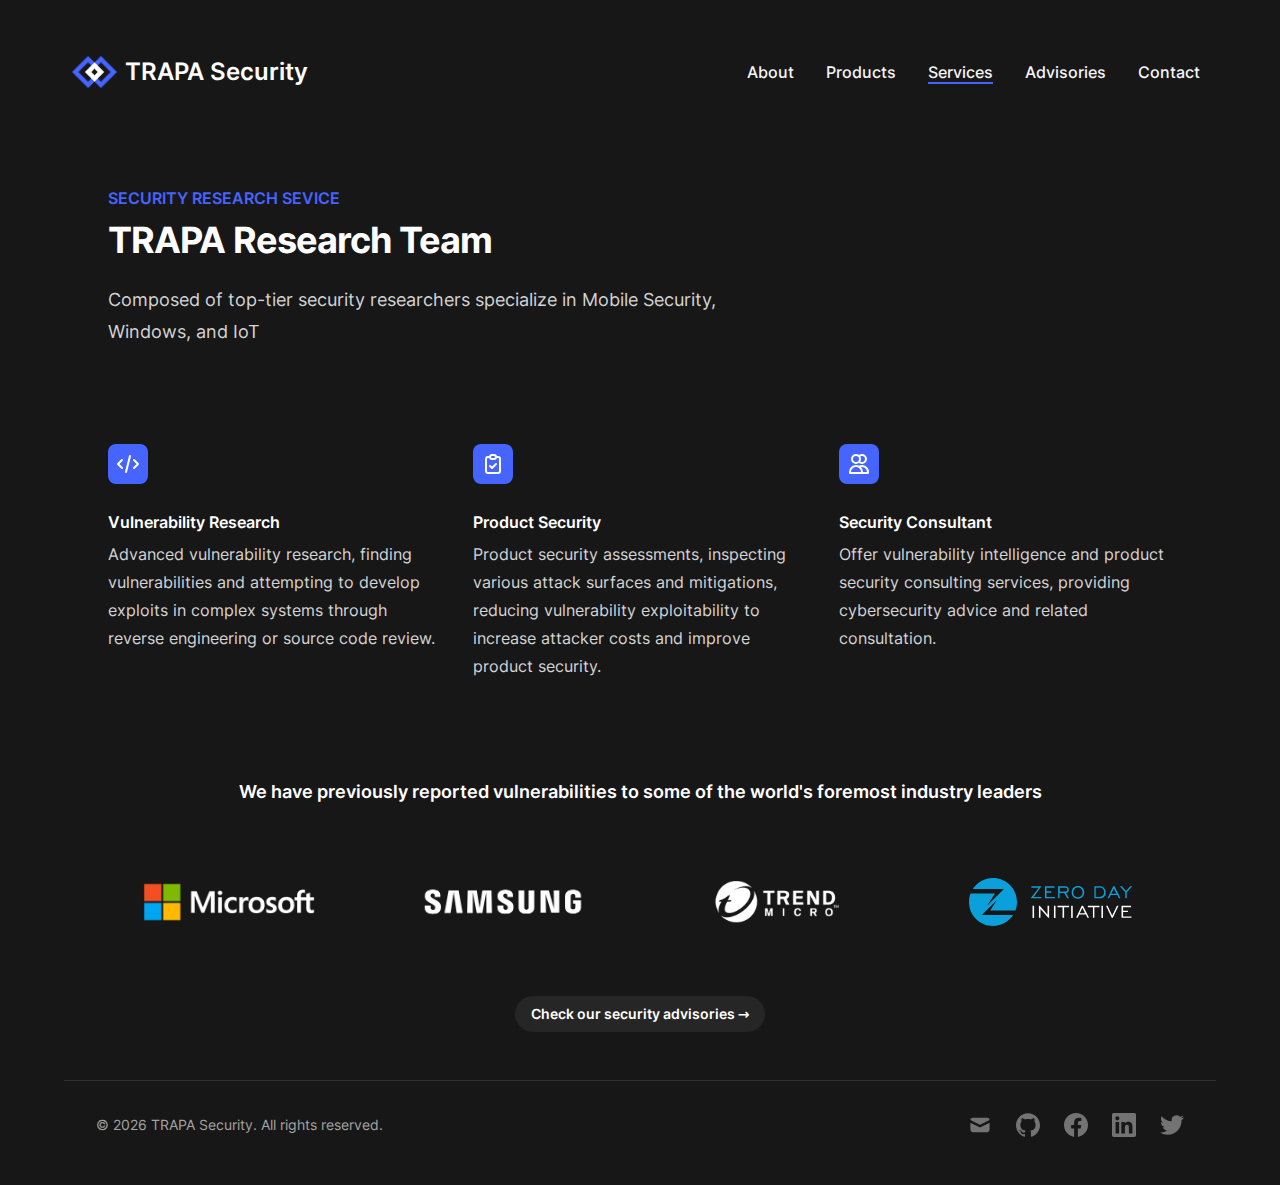
<file: services/index.html>
<!DOCTYPE html><html lang="en" class="scroll-smooth"><head><meta charSet="utf-8"/><script>!function(){try {var d=document.documentElement.classList;d.remove('light','dark');var e=localStorage.getItem('theme');d.add('dark');if("system"===e||(!e&&false)){var t="(prefers-color-scheme: dark)",m=window.matchMedia(t);m.media!==t||m.matches?d.add('dark'):d.add('light')}else if(e) d.add(e)}catch(e){}}()</script><meta content="width=device-width, initial-scale=1" name="viewport"/><title>Services | TRAPA Security</title><meta name="robots" content="follow, index"/><meta name="description" content="We are Experts, from tracing to training."/><meta property="og:url" content="https://trapa.tw/services/"/><meta property="og:type" content="website"/><meta property="og:site_name" content="TRAPA Security"/><meta property="og:description" content="We are Experts, from tracing to training."/><meta property="og:title" content="Services | TRAPA Security"/><meta property="og:image" content="https://trapa.tw/static/images/og.png"/><meta name="twitter:card" content="summary_large_image"/><meta name="twitter:site" content="https://twitter.com/TrapaSecurity"/><meta name="twitter:title" content="Services | TRAPA Security"/><meta name="twitter:description" content="We are Experts, from tracing to training."/><meta name="twitter:image" content="https://trapa.tw/static/images/og.png"/><link rel="canonical" href="https://trapa.tw/services/"/><meta name="next-head-count" content="18"/><link rel="apple-touch-icon" sizes="180x180" href="/static/favicons/apple-touch-icon.png"/><link rel="icon" type="image/png" sizes="32x32" href="/static/favicons/favicon-32x32.png"/><link rel="icon" type="image/png" sizes="16x16" href="/static/favicons/favicon-16x16.png"/><link rel="manifest" href="/static/favicons/site.webmanifest"/><link rel="mask-icon" href="/static/favicons/safari-pinned-tab.svg" color="#4664ff"/><meta name="msapplication-TileColor" content="#000000"/><meta name="theme-color" content="#000000"/><link rel="alternate" type="application/rss+xml" href="/feed.xml"/><link rel="preload" href="/_next/static/css/70e7474b985e5c54.css" as="style"/><link rel="stylesheet" href="/_next/static/css/70e7474b985e5c54.css" data-n-g=""/><noscript data-n-css=""></noscript><script defer="" nomodule="" src="/_next/static/chunks/polyfills-5cd94c89d3acac5f.js"></script><script src="/_next/static/chunks/webpack-5ddc520f87c3ad87.js" defer=""></script><script src="/_next/static/chunks/main-632185334423e275.js" defer=""></script><script src="/_next/static/chunks/pages/_app-95428d86a16eb5ed.js" defer=""></script><script src="/_next/static/chunks/pages/services-db5b274edbd67161.js" defer=""></script><script src="/_next/static/Cl-udYeRVX1OY106Ye3Js/_buildManifest.js" defer=""></script><script src="/_next/static/Cl-udYeRVX1OY106Ye3Js/_ssgManifest.js" defer=""></script><script src="/_next/static/Cl-udYeRVX1OY106Ye3Js/_middlewareManifest.js" defer=""></script></head><body class="bg-white text-black antialiased dark:bg-gray-900 dark:text-white"><div id="__next" data-reactroot=""><div class="mx-auto max-w-5xl px-4 sm:px-6 xl:max-w-6xl xl:px-0"><header class="flex items-center justify-between py-10"><div><a aria-label="TRAPA Security" href="/"><div class="flex flex-shrink-0 items-center justify-between"><div class=""><img class="mt-2 h-12 object-cover" src="/static/images/logo.png"/></div><div class="h-6 text-2xl font-semibold md:block">TRAPA Security</div></div></a></div><div class="mt-2 flex items-center text-base leading-5"><div class="hidden md:block"><a class="p-1 font-medium text-gray-100 md:p-3 lg:p-4" href="/about/">About</a><a class="p-1 font-medium text-gray-100 md:p-3 lg:p-4" href="/products/">Products</a><a class="underline decoration-primary-500 decoration-2 underline-offset-4 p-1 font-medium text-gray-100 md:p-3 lg:p-4" href="/services/">Services</a><a class="p-1 font-medium text-gray-100 md:p-3 lg:p-4" href="/advisories/">Advisories</a><a class="p-1 font-medium text-gray-100 md:p-3 lg:p-4" href="/contact/">Contact</a></div><div class="md:hidden"><button type="button" class="ml-1 mr-1 h-8 w-8 rounded py-1" aria-label="Toggle Menu"><svg xmlns="http://www.w3.org/2000/svg" viewBox="0 0 20 20" fill="currentColor" class="text-gray-900 dark:text-gray-100"><path fill-rule="evenodd" d="M3 5a1 1 0 011-1h12a1 1 0 110 2H4a1 1 0 01-1-1zM3 10a1 1 0 011-1h12a1 1 0 110 2H4a1 1 0 01-1-1zM3 15a1 1 0 011-1h12a1 1 0 110 2H4a1 1 0 01-1-1z" clip-rule="evenodd"></path></svg></button><div class="fixed top-0 left-0 z-10 h-full w-full transform bg-gray-200 opacity-95 duration-300 ease-in-out dark:bg-gray-800 translate-x-full"><div class="flex justify-end"><button type="button" class="mr-5 mt-11 h-8 w-8 rounded" aria-label="Toggle Menu"><svg xmlns="http://www.w3.org/2000/svg" viewBox="0 0 20 20" fill="currentColor" class="text-gray-900 dark:text-gray-100"><path fill-rule="evenodd" d="M4.293 4.293a1 1 0 011.414 0L10 8.586l4.293-4.293a1 1 0 111.414 1.414L11.414 10l4.293 4.293a1 1 0 01-1.414 1.414L10 11.414l-4.293 4.293a1 1 0 01-1.414-1.414L8.586 10 4.293 5.707a1 1 0 010-1.414z" clip-rule="evenodd"></path></svg></button></div><nav class="fixed mt-8 h-full"><div class="px-12 py-4"><a class="text-2xl font-bold tracking-widest text-gray-900 dark:text-gray-100" href="/about/">About</a></div><div class="px-12 py-4"><a class="text-2xl font-bold tracking-widest text-gray-900 dark:text-gray-100" href="/products/">Products</a></div><div class="px-12 py-4"><a class="text-2xl font-bold tracking-widest text-gray-900 dark:text-gray-100" href="/services/">Services</a></div><div class="px-12 py-4"><a class="text-2xl font-bold tracking-widest text-gray-900 dark:text-gray-100" href="/advisories/">Advisories</a></div><div class="px-12 py-4"><a class="text-2xl font-bold tracking-widest text-gray-900 dark:text-gray-100" href="/contact/">Contact</a></div></nav></div></div></div></header><div class="flex h-screen flex-col justify-between"><main class="mx-3 mb-auto"><div class="sm:py-18 bg-gray-900 py-12"><div class="mx-auto max-w-7xl px-6 lg:px-8"><div class="mx-auto max-w-2xl lg:mx-0"><p class="text-base font-semibold uppercase leading-7 text-primary-500">Security Research Sevice</p><h2 class="mt-2 text-3xl font-bold tracking-tight text-white sm:text-4xl">TRAPA Research Team</h2><p class="mt-6 text-lg leading-8 text-gray-300">Composed of top-tier security researchers specialize in Mobile Security, Windows, and IoT</p></div><div class="mx-auto mt-16 max-w-2xl sm:mt-20 lg:mt-24 lg:max-w-none"><dl class="grid max-w-xl grid-cols-1 gap-x-8 gap-y-16 lg:max-w-none lg:grid-cols-3"><div class="flex flex-col"><dt class="text-base font-semibold leading-7 text-white"><div class="mb-6 flex h-10 w-10 items-center justify-center rounded-lg bg-primary-500"><svg xmlns="http://www.w3.org/2000/svg" class="h-6 w-6" fill="none" viewBox="0 0 24 24" stroke="currentColor" stroke-width="2"><path stroke-linecap="round" stroke-linejoin="round" d="M10 20l4-16m4 4l4 4-4 4M6 16l-4-4 4-4"></path></svg></div>Vulnerability Research</dt><dd class="mt-1 flex flex-auto flex-col text-base leading-7 text-gray-300"><p class="flex-auto">Advanced vulnerability research, finding vulnerabilities and attempting to develop exploits in complex systems through reverse engineering or source code review.</p></dd></div><div class="flex flex-col"><dt class="text-base font-semibold leading-7 text-white"><div class="mb-6 flex h-10 w-10 items-center justify-center rounded-lg bg-primary-500"><svg xmlns="http://www.w3.org/2000/svg" class="h-6 w-6" fill="none" viewBox="0 0 24 24" stroke="currentColor" stroke-width="2"><path stroke-linecap="round" stroke-linejoin="round" d="M9 5H7a2 2 0 00-2 2v12a2 2 0 002 2h10a2 2 0 002-2V7a2 2 0 00-2-2h-2M9 5a2 2 0 002 2h2a2 2 0 002-2M9 5a2 2 0 012-2h2a2 2 0 012 2m-6 9l2 2 4-4"></path></svg></div>Product Security</dt><dd class="mt-1 flex flex-auto flex-col text-base leading-7 text-gray-300"><p class="flex-auto">Product security assessments, inspecting various attack surfaces and mitigations, reducing vulnerability exploitability to increase attacker costs and improve product security.</p></dd></div><div class="flex flex-col"><dt class="text-base font-semibold leading-7 text-white"><div class="mb-6 flex h-10 w-10 items-center justify-center rounded-lg bg-primary-500"><svg xmlns="http://www.w3.org/2000/svg" class="h-6 w-6" fill="none" viewBox="0 0 24 24" stroke="currentColor" stroke-width="2"><path stroke-linecap="round" stroke-linejoin="round" d="M12 4.354a4 4 0 110 5.292M15 21H3v-1a6 6 0 0112 0v1zm0 0h6v-1a6 6 0 00-9-5.197M13 7a4 4 0 11-8 0 4 4 0 018 0z"></path></svg></div>Security Consultant</dt><dd class="mt-1 flex flex-auto flex-col text-base leading-7 text-gray-300"><p class="flex-auto">Offer vulnerability intelligence and product security consulting services, providing cybersecurity advice and related consultation.</p></dd></div></dl></div></div></div><div class="sm:py-18 py-12"><div class="mx-auto max-w-7xl px-6 lg:px-8"><h2 class="text-center text-lg font-semibold leading-8 text-white">We have previously reported vulnerabilities to some of the world&#x27;s foremost industry leaders</h2><div class="mx-auto mt-10 grid max-w-lg grid-cols-4 items-center gap-x-8 gap-y-8 sm:max-w-xl sm:grid-cols-6 sm:gap-x-8 lg:mx-0 lg:max-w-none lg:grid-cols-4"><img class="col-span-2 w-full object-contain lg:col-span-1" src="/static/images/vendors/microsoft.png" alt="Microsoft" width="158" height="48"/><img class="col-span-2 max-h-12 w-full object-contain lg:col-span-1" src="/static/images/vendors/samsung.png" alt="Samsung" width="158" height="48"/><img class="col-span-2 max-h-24 w-full object-contain lg:col-span-1" src="/static/images/vendors/trendmicro.png" alt="Trend Micro" width="158" height="48"/><img class="col-span-2 max-h-12 w-full object-contain sm:col-start-2 lg:col-span-1" src="/static/images/vendors/zdi.svg" alt="ZDI" width="158" height="48"/></div></div><div class="mt-10 flex justify-center"><p class="relative rounded-full bg-gray-800 px-4 py-1.5 text-sm leading-6 text-gray-300"><span class="hidden md:inline"></span><a href="/advisories" class="font-semibold text-white"><span class="absolute inset-0" aria-hidden="true"></span> Check our security advisories<!-- --> <span aria-hidden="true">→</span></a></p></div></div></main><footer><div class="mx-auto max-w-7xl border-t border-white/10 px-6 pt-8 pb-12 md:flex md:items-center md:justify-between lg:px-8"><div class="flex justify-center space-x-6 md:order-2"><a class="text-sm text-gray-500 transition hover:text-gray-600" target="_blank" rel="noopener noreferrer" href="mailto:contact@trapa.tw"><span class="sr-only">mail</span><svg xmlns="http://www.w3.org/2000/svg" viewBox="0 0 20 20" class="fill-current text-gray-700 hover:text-blue-500 dark:text-gray-500 dark:hover:text-blue-400 h-6 w-6"><path d="M2.003 5.884 10 9.882l7.997-3.998A2 2 0 0 0 16 4H4a2 2 0 0 0-1.997 1.884z"></path><path d="m18 8.118-8 4-8-4V14a2 2 0 0 0 2 2h12a2 2 0 0 0 2-2V8.118z"></path></svg></a><a class="text-sm text-gray-500 transition hover:text-gray-600" target="_blank" rel="noopener noreferrer" href="https://github.com/TrapaSecurity"><span class="sr-only">github</span><svg viewBox="0 0 24 24" xmlns="http://www.w3.org/2000/svg" class="fill-current text-gray-700 hover:text-blue-500 dark:text-gray-500 dark:hover:text-blue-400 h-6 w-6"><path d="M12 .297c-6.63 0-12 5.373-12 12 0 5.303 3.438 9.8 8.205 11.385.6.113.82-.258.82-.577 0-.285-.01-1.04-.015-2.04-3.338.724-4.042-1.61-4.042-1.61C4.422 18.07 3.633 17.7 3.633 17.7c-1.087-.744.084-.729.084-.729 1.205.084 1.838 1.236 1.838 1.236 1.07 1.835 2.809 1.305 3.495.998.108-.776.417-1.305.76-1.605-2.665-.3-5.466-1.332-5.466-5.93 0-1.31.465-2.38 1.235-3.22-.135-.303-.54-1.523.105-3.176 0 0 1.005-.322 3.3 1.23.96-.267 1.98-.399 3-.405 1.02.006 2.04.138 3 .405 2.28-1.552 3.285-1.23 3.285-1.23.645 1.653.24 2.873.12 3.176.765.84 1.23 1.91 1.23 3.22 0 4.61-2.805 5.625-5.475 5.92.42.36.81 1.096.81 2.22 0 1.606-.015 2.896-.015 3.286 0 .315.21.69.825.57C20.565 22.092 24 17.592 24 12.297c0-6.627-5.373-12-12-12"></path></svg></a><a class="text-sm text-gray-500 transition hover:text-gray-600" target="_blank" rel="noopener noreferrer" href="https://facebook.com/trapasec"><span class="sr-only">facebook</span><svg xmlns="http://www.w3.org/2000/svg" viewBox="0 0 24 24" class="fill-current text-gray-700 hover:text-blue-500 dark:text-gray-500 dark:hover:text-blue-400 h-6 w-6"><path d="M24 12.073c0-6.627-5.373-12-12-12s-12 5.373-12 12c0 5.99 4.388 10.954 10.125 11.854v-8.385H7.078v-3.47h3.047V9.43c0-3.007 1.792-4.669 4.533-4.669 1.312 0 2.686.235 2.686.235v2.953H15.83c-1.491 0-1.956.925-1.956 1.874v2.25h3.328l-.532 3.47h-2.796v8.385C19.612 23.027 24 18.062 24 12.073z"></path></svg></a><a class="text-sm text-gray-500 transition hover:text-gray-600" target="_blank" rel="noopener noreferrer" href="https://www.linkedin.com/company/trapa-security"><span class="sr-only">linkedin</span><svg viewBox="0 0 24 24" xmlns="http://www.w3.org/2000/svg" class="fill-current text-gray-700 hover:text-blue-500 dark:text-gray-500 dark:hover:text-blue-400 h-6 w-6"><path d="M20.447 20.452h-3.554v-5.569c0-1.328-.027-3.037-1.852-3.037-1.853 0-2.136 1.445-2.136 2.939v5.667H9.351V9h3.414v1.561h.046c.477-.9 1.637-1.85 3.37-1.85 3.601 0 4.267 2.37 4.267 5.455v6.286zM5.337 7.433a2.062 2.062 0 0 1-2.063-2.065 2.064 2.064 0 1 1 2.063 2.065zm1.782 13.019H3.555V9h3.564v11.452zM22.225 0H1.771C.792 0 0 .774 0 1.729v20.542C0 23.227.792 24 1.771 24h20.451C23.2 24 24 23.227 24 22.271V1.729C24 .774 23.2 0 22.222 0h.003z"></path></svg></a><a class="text-sm text-gray-500 transition hover:text-gray-600" target="_blank" rel="noopener noreferrer" href="https://twitter.com/TrapaSecurity"><span class="sr-only">twitter</span><svg xmlns="http://www.w3.org/2000/svg" viewBox="0 0 24 24" class="fill-current text-gray-700 hover:text-blue-500 dark:text-gray-500 dark:hover:text-blue-400 h-6 w-6"><path d="M23.953 4.57a10 10 0 0 1-2.825.775 4.958 4.958 0 0 0 2.163-2.723c-.951.555-2.005.959-3.127 1.184a4.92 4.92 0 0 0-8.384 4.482C7.69 8.095 4.067 6.13 1.64 3.162a4.822 4.822 0 0 0-.666 2.475c0 1.71.87 3.213 2.188 4.096a4.904 4.904 0 0 1-2.228-.616v.06a4.923 4.923 0 0 0 3.946 4.827 4.996 4.996 0 0 1-2.212.085 4.936 4.936 0 0 0 4.604 3.417 9.867 9.867 0 0 1-6.102 2.105c-.39 0-.779-.023-1.17-.067a13.995 13.995 0 0 0 7.557 2.209c9.053 0 13.998-7.496 13.998-13.985 0-.21 0-.42-.015-.63A9.935 9.935 0 0 0 24 4.59z"></path></svg></a></div><div class="mt-8 md:order-1 md:mt-0"><p class="text-center text-sm leading-5 text-gray-400">© 2024 TRAPA Security. All rights reserved.</p></div></div></footer></div></div></div><script id="__NEXT_DATA__" type="application/json">{"props":{"pageProps":{}},"page":"/services","query":{},"buildId":"Cl-udYeRVX1OY106Ye3Js","nextExport":true,"autoExport":true,"isFallback":false,"scriptLoader":[]}</script></body></html>
</file>
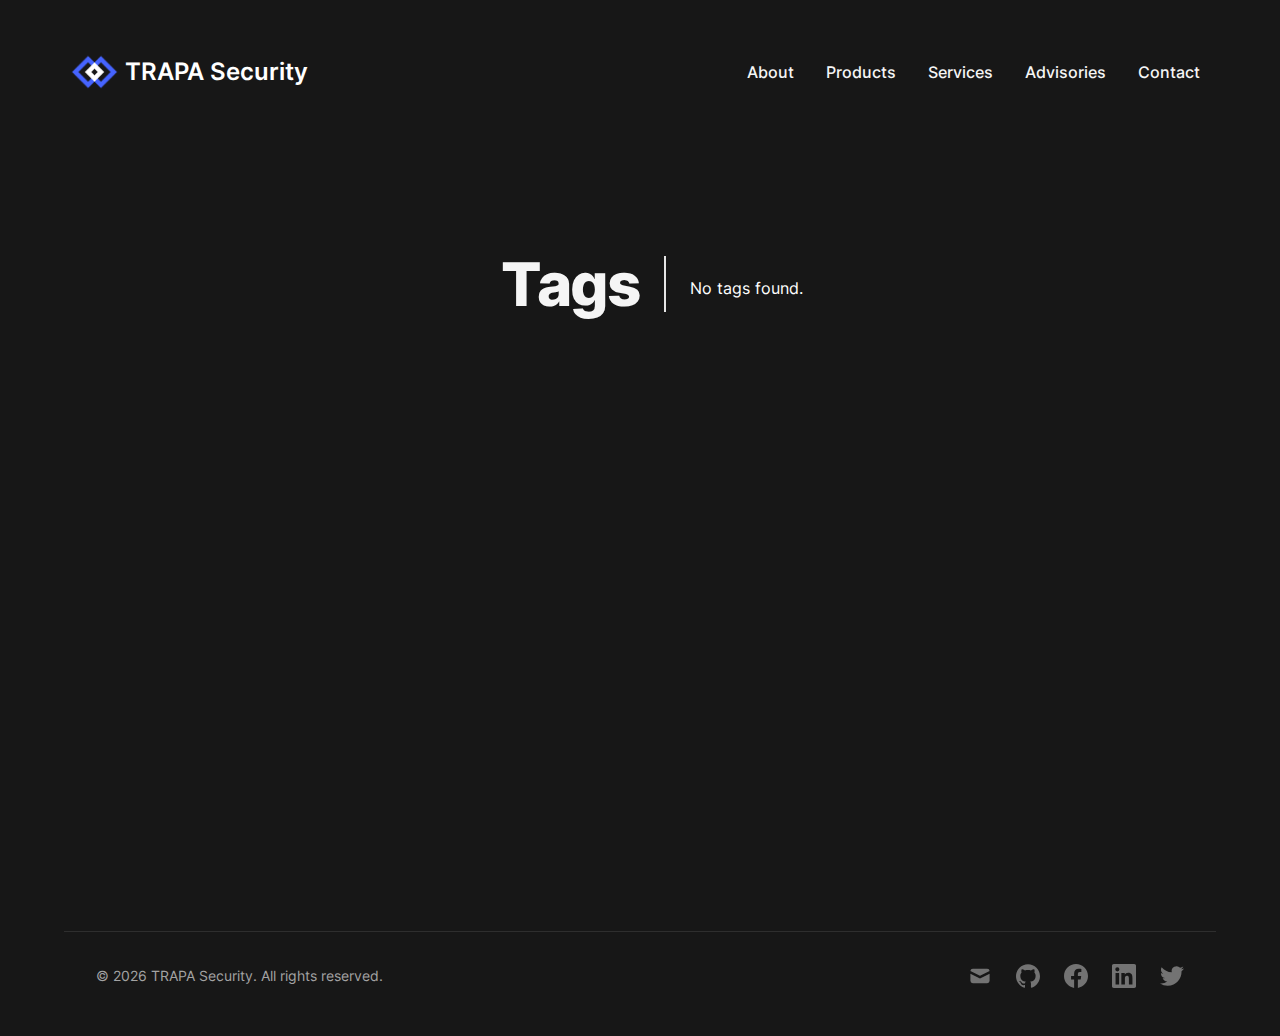
<file: tags/index.html>
<!DOCTYPE html><html lang="en" class="scroll-smooth"><head><meta charSet="utf-8"/><script>!function(){try {var d=document.documentElement.classList;d.remove('light','dark');var e=localStorage.getItem('theme');d.add('dark');if("system"===e||(!e&&false)){var t="(prefers-color-scheme: dark)",m=window.matchMedia(t);m.media!==t||m.matches?d.add('dark'):d.add('light')}else if(e) d.add(e)}catch(e){}}()</script><meta content="width=device-width, initial-scale=1" name="viewport"/><title>Tags - </title><meta name="robots" content="follow, index"/><meta name="description" content="Things I blog about"/><meta property="og:url" content="https://trapa.tw/tags/"/><meta property="og:type" content="website"/><meta property="og:site_name" content="TRAPA Security"/><meta property="og:description" content="Things I blog about"/><meta property="og:title" content="Tags - "/><meta property="og:image" content="https://trapa.tw/static/images/og.png"/><meta name="twitter:card" content="summary_large_image"/><meta name="twitter:site" content="https://twitter.com/TrapaSecurity"/><meta name="twitter:title" content="Tags - "/><meta name="twitter:description" content="Things I blog about"/><meta name="twitter:image" content="https://trapa.tw/static/images/og.png"/><link rel="canonical" href="https://trapa.tw/tags/"/><meta name="next-head-count" content="18"/><link rel="apple-touch-icon" sizes="180x180" href="/static/favicons/apple-touch-icon.png"/><link rel="icon" type="image/png" sizes="32x32" href="/static/favicons/favicon-32x32.png"/><link rel="icon" type="image/png" sizes="16x16" href="/static/favicons/favicon-16x16.png"/><link rel="manifest" href="/static/favicons/site.webmanifest"/><link rel="mask-icon" href="/static/favicons/safari-pinned-tab.svg" color="#4664ff"/><meta name="msapplication-TileColor" content="#000000"/><meta name="theme-color" content="#000000"/><link rel="alternate" type="application/rss+xml" href="/feed.xml"/><link rel="preload" href="/_next/static/css/70e7474b985e5c54.css" as="style"/><link rel="stylesheet" href="/_next/static/css/70e7474b985e5c54.css" data-n-g=""/><noscript data-n-css=""></noscript><script defer="" nomodule="" src="/_next/static/chunks/polyfills-5cd94c89d3acac5f.js"></script><script src="/_next/static/chunks/webpack-5ddc520f87c3ad87.js" defer=""></script><script src="/_next/static/chunks/main-632185334423e275.js" defer=""></script><script src="/_next/static/chunks/pages/_app-95428d86a16eb5ed.js" defer=""></script><script src="/_next/static/chunks/pages/tags-195a99bf1f26025d.js" defer=""></script><script src="/_next/static/Cl-udYeRVX1OY106Ye3Js/_buildManifest.js" defer=""></script><script src="/_next/static/Cl-udYeRVX1OY106Ye3Js/_ssgManifest.js" defer=""></script><script src="/_next/static/Cl-udYeRVX1OY106Ye3Js/_middlewareManifest.js" defer=""></script></head><body class="bg-white text-black antialiased dark:bg-gray-900 dark:text-white"><div id="__next" data-reactroot=""><div class="mx-auto max-w-5xl px-4 sm:px-6 xl:max-w-6xl xl:px-0"><header class="flex items-center justify-between py-10"><div><a aria-label="TRAPA Security" href="/"><div class="flex flex-shrink-0 items-center justify-between"><div class=""><img class="mt-2 h-12 object-cover" src="/static/images/logo.png"/></div><div class="h-6 text-2xl font-semibold md:block">TRAPA Security</div></div></a></div><div class="mt-2 flex items-center text-base leading-5"><div class="hidden md:block"><a class="p-1 font-medium text-gray-100 md:p-3 lg:p-4" href="/about/">About</a><a class="p-1 font-medium text-gray-100 md:p-3 lg:p-4" href="/products/">Products</a><a class="p-1 font-medium text-gray-100 md:p-3 lg:p-4" href="/services/">Services</a><a class="p-1 font-medium text-gray-100 md:p-3 lg:p-4" href="/advisories/">Advisories</a><a class="p-1 font-medium text-gray-100 md:p-3 lg:p-4" href="/contact/">Contact</a></div><div class="md:hidden"><button type="button" class="ml-1 mr-1 h-8 w-8 rounded py-1" aria-label="Toggle Menu"><svg xmlns="http://www.w3.org/2000/svg" viewBox="0 0 20 20" fill="currentColor" class="text-gray-900 dark:text-gray-100"><path fill-rule="evenodd" d="M3 5a1 1 0 011-1h12a1 1 0 110 2H4a1 1 0 01-1-1zM3 10a1 1 0 011-1h12a1 1 0 110 2H4a1 1 0 01-1-1zM3 15a1 1 0 011-1h12a1 1 0 110 2H4a1 1 0 01-1-1z" clip-rule="evenodd"></path></svg></button><div class="fixed top-0 left-0 z-10 h-full w-full transform bg-gray-200 opacity-95 duration-300 ease-in-out dark:bg-gray-800 translate-x-full"><div class="flex justify-end"><button type="button" class="mr-5 mt-11 h-8 w-8 rounded" aria-label="Toggle Menu"><svg xmlns="http://www.w3.org/2000/svg" viewBox="0 0 20 20" fill="currentColor" class="text-gray-900 dark:text-gray-100"><path fill-rule="evenodd" d="M4.293 4.293a1 1 0 011.414 0L10 8.586l4.293-4.293a1 1 0 111.414 1.414L11.414 10l4.293 4.293a1 1 0 01-1.414 1.414L10 11.414l-4.293 4.293a1 1 0 01-1.414-1.414L8.586 10 4.293 5.707a1 1 0 010-1.414z" clip-rule="evenodd"></path></svg></button></div><nav class="fixed mt-8 h-full"><div class="px-12 py-4"><a class="text-2xl font-bold tracking-widest text-gray-900 dark:text-gray-100" href="/about/">About</a></div><div class="px-12 py-4"><a class="text-2xl font-bold tracking-widest text-gray-900 dark:text-gray-100" href="/products/">Products</a></div><div class="px-12 py-4"><a class="text-2xl font-bold tracking-widest text-gray-900 dark:text-gray-100" href="/services/">Services</a></div><div class="px-12 py-4"><a class="text-2xl font-bold tracking-widest text-gray-900 dark:text-gray-100" href="/advisories/">Advisories</a></div><div class="px-12 py-4"><a class="text-2xl font-bold tracking-widest text-gray-900 dark:text-gray-100" href="/contact/">Contact</a></div></nav></div></div></div></header><div class="flex h-screen flex-col justify-between"><main class="mx-3 mb-auto"><div class="flex flex-col items-start justify-start divide-y divide-gray-200 dark:divide-gray-700 md:mt-24 md:flex-row md:items-center md:justify-center md:space-x-6 md:divide-y-0"><div class="space-x-2 pt-6 pb-8 md:space-y-5"><h1 class="text-3xl font-extrabold leading-9 tracking-tight text-gray-900 dark:text-gray-100 sm:text-4xl sm:leading-10 md:border-r-2 md:px-6 md:text-6xl md:leading-14">Tags</h1></div><div class="flex max-w-lg flex-wrap">No tags found.</div></div></main><footer><div class="mx-auto max-w-7xl border-t border-white/10 px-6 pt-8 pb-12 md:flex md:items-center md:justify-between lg:px-8"><div class="flex justify-center space-x-6 md:order-2"><a class="text-sm text-gray-500 transition hover:text-gray-600" target="_blank" rel="noopener noreferrer" href="mailto:contact@trapa.tw"><span class="sr-only">mail</span><svg xmlns="http://www.w3.org/2000/svg" viewBox="0 0 20 20" class="fill-current text-gray-700 hover:text-blue-500 dark:text-gray-500 dark:hover:text-blue-400 h-6 w-6"><path d="M2.003 5.884 10 9.882l7.997-3.998A2 2 0 0 0 16 4H4a2 2 0 0 0-1.997 1.884z"></path><path d="m18 8.118-8 4-8-4V14a2 2 0 0 0 2 2h12a2 2 0 0 0 2-2V8.118z"></path></svg></a><a class="text-sm text-gray-500 transition hover:text-gray-600" target="_blank" rel="noopener noreferrer" href="https://github.com/TrapaSecurity"><span class="sr-only">github</span><svg viewBox="0 0 24 24" xmlns="http://www.w3.org/2000/svg" class="fill-current text-gray-700 hover:text-blue-500 dark:text-gray-500 dark:hover:text-blue-400 h-6 w-6"><path d="M12 .297c-6.63 0-12 5.373-12 12 0 5.303 3.438 9.8 8.205 11.385.6.113.82-.258.82-.577 0-.285-.01-1.04-.015-2.04-3.338.724-4.042-1.61-4.042-1.61C4.422 18.07 3.633 17.7 3.633 17.7c-1.087-.744.084-.729.084-.729 1.205.084 1.838 1.236 1.838 1.236 1.07 1.835 2.809 1.305 3.495.998.108-.776.417-1.305.76-1.605-2.665-.3-5.466-1.332-5.466-5.93 0-1.31.465-2.38 1.235-3.22-.135-.303-.54-1.523.105-3.176 0 0 1.005-.322 3.3 1.23.96-.267 1.98-.399 3-.405 1.02.006 2.04.138 3 .405 2.28-1.552 3.285-1.23 3.285-1.23.645 1.653.24 2.873.12 3.176.765.84 1.23 1.91 1.23 3.22 0 4.61-2.805 5.625-5.475 5.92.42.36.81 1.096.81 2.22 0 1.606-.015 2.896-.015 3.286 0 .315.21.69.825.57C20.565 22.092 24 17.592 24 12.297c0-6.627-5.373-12-12-12"></path></svg></a><a class="text-sm text-gray-500 transition hover:text-gray-600" target="_blank" rel="noopener noreferrer" href="https://facebook.com/trapasec"><span class="sr-only">facebook</span><svg xmlns="http://www.w3.org/2000/svg" viewBox="0 0 24 24" class="fill-current text-gray-700 hover:text-blue-500 dark:text-gray-500 dark:hover:text-blue-400 h-6 w-6"><path d="M24 12.073c0-6.627-5.373-12-12-12s-12 5.373-12 12c0 5.99 4.388 10.954 10.125 11.854v-8.385H7.078v-3.47h3.047V9.43c0-3.007 1.792-4.669 4.533-4.669 1.312 0 2.686.235 2.686.235v2.953H15.83c-1.491 0-1.956.925-1.956 1.874v2.25h3.328l-.532 3.47h-2.796v8.385C19.612 23.027 24 18.062 24 12.073z"></path></svg></a><a class="text-sm text-gray-500 transition hover:text-gray-600" target="_blank" rel="noopener noreferrer" href="https://www.linkedin.com/company/trapa-security"><span class="sr-only">linkedin</span><svg viewBox="0 0 24 24" xmlns="http://www.w3.org/2000/svg" class="fill-current text-gray-700 hover:text-blue-500 dark:text-gray-500 dark:hover:text-blue-400 h-6 w-6"><path d="M20.447 20.452h-3.554v-5.569c0-1.328-.027-3.037-1.852-3.037-1.853 0-2.136 1.445-2.136 2.939v5.667H9.351V9h3.414v1.561h.046c.477-.9 1.637-1.85 3.37-1.85 3.601 0 4.267 2.37 4.267 5.455v6.286zM5.337 7.433a2.062 2.062 0 0 1-2.063-2.065 2.064 2.064 0 1 1 2.063 2.065zm1.782 13.019H3.555V9h3.564v11.452zM22.225 0H1.771C.792 0 0 .774 0 1.729v20.542C0 23.227.792 24 1.771 24h20.451C23.2 24 24 23.227 24 22.271V1.729C24 .774 23.2 0 22.222 0h.003z"></path></svg></a><a class="text-sm text-gray-500 transition hover:text-gray-600" target="_blank" rel="noopener noreferrer" href="https://twitter.com/TrapaSecurity"><span class="sr-only">twitter</span><svg xmlns="http://www.w3.org/2000/svg" viewBox="0 0 24 24" class="fill-current text-gray-700 hover:text-blue-500 dark:text-gray-500 dark:hover:text-blue-400 h-6 w-6"><path d="M23.953 4.57a10 10 0 0 1-2.825.775 4.958 4.958 0 0 0 2.163-2.723c-.951.555-2.005.959-3.127 1.184a4.92 4.92 0 0 0-8.384 4.482C7.69 8.095 4.067 6.13 1.64 3.162a4.822 4.822 0 0 0-.666 2.475c0 1.71.87 3.213 2.188 4.096a4.904 4.904 0 0 1-2.228-.616v.06a4.923 4.923 0 0 0 3.946 4.827 4.996 4.996 0 0 1-2.212.085 4.936 4.936 0 0 0 4.604 3.417 9.867 9.867 0 0 1-6.102 2.105c-.39 0-.779-.023-1.17-.067a13.995 13.995 0 0 0 7.557 2.209c9.053 0 13.998-7.496 13.998-13.985 0-.21 0-.42-.015-.63A9.935 9.935 0 0 0 24 4.59z"></path></svg></a></div><div class="mt-8 md:order-1 md:mt-0"><p class="text-center text-sm leading-5 text-gray-400">© 2024 TRAPA Security. All rights reserved.</p></div></div></footer></div></div></div><script id="__NEXT_DATA__" type="application/json">{"props":{"pageProps":{"tags":{}},"__N_SSG":true},"page":"/tags","query":{},"buildId":"Cl-udYeRVX1OY106Ye3Js","isFallback":false,"gsp":true,"scriptLoader":[]}</script></body></html>
</file>
<file: _next/static/css/70e7474b985e5c54.css>
/*
! tailwindcss v3.0.23 | MIT License | https://tailwindcss.com
*/*,:after,:before{box-sizing:border-box;border:0 solid #e5e5e5}:after,:before{--tw-content:""}html{line-height:1.5;-webkit-text-size-adjust:100%;-moz-tab-size:4;-o-tab-size:4;tab-size:4;font-family:InterVariable,ui-sans-serif,system-ui,-apple-system,BlinkMacSystemFont,Segoe UI,Roboto,Helvetica Neue,Arial,Noto Sans,sans-serif,Apple Color Emoji,Segoe UI Emoji,Segoe UI Symbol,Noto Color Emoji}body{margin:0;line-height:inherit}hr{height:0;color:inherit;border-top-width:1px}abbr:where([title]){-webkit-text-decoration:underline dotted;text-decoration:underline dotted}h1,h2,h3,h4,h5,h6{font-size:inherit;font-weight:inherit}a{color:inherit;text-decoration:inherit}b,strong{font-weight:bolder}code,kbd,pre,samp{font-family:ui-monospace,SFMono-Regular,Menlo,Monaco,Consolas,Liberation Mono,Courier New,monospace;font-size:1em}small{font-size:80%}sub,sup{font-size:75%;line-height:0;position:relative;vertical-align:baseline}sub{bottom:-.25em}sup{top:-.5em}table{text-indent:0;border-color:inherit;border-collapse:collapse}button,input,optgroup,select,textarea{font-family:inherit;font-size:100%;line-height:inherit;color:inherit;margin:0;padding:0}button,select{text-transform:none}[type=button],[type=reset],[type=submit],button{-webkit-appearance:button;background-color:transparent;background-image:none}:-moz-focusring{outline:auto}:-moz-ui-invalid{box-shadow:none}progress{vertical-align:baseline}::-webkit-inner-spin-button,::-webkit-outer-spin-button{height:auto}[type=search]{-webkit-appearance:textfield;outline-offset:-2px}::-webkit-search-decoration{-webkit-appearance:none}::-webkit-file-upload-button{-webkit-appearance:button;font:inherit}summary{display:list-item}blockquote,dd,dl,figure,h1,h2,h3,h4,h5,h6,hr,p,pre{margin:0}fieldset{margin:0}fieldset,legend{padding:0}menu,ol,ul{list-style:none;margin:0;padding:0}textarea{resize:vertical}input::-moz-placeholder,textarea::-moz-placeholder{color:#a3a3a3}input:-ms-input-placeholder,textarea:-ms-input-placeholder{color:#a3a3a3}input::placeholder,textarea::placeholder{color:#a3a3a3}[role=button],button{cursor:pointer}:disabled{cursor:default}audio,canvas,embed,iframe,img,object,svg,video{display:block;vertical-align:middle}img,video{max-width:100%;height:auto}[hidden]{display:none}[multiple],[type=date],[type=datetime-local],[type=email],[type=month],[type=number],[type=password],[type=search],[type=tel],[type=text],[type=time],[type=url],[type=week],select,textarea{-webkit-appearance:none;-moz-appearance:none;appearance:none;background-color:#fff;border-color:#737373;border-width:1px;border-radius:0;padding:.5rem .75rem;font-size:1rem;line-height:1.5rem;--tw-shadow:0 0 #0000}[multiple]:focus,[type=date]:focus,[type=datetime-local]:focus,[type=email]:focus,[type=month]:focus,[type=number]:focus,[type=password]:focus,[type=search]:focus,[type=tel]:focus,[type=text]:focus,[type=time]:focus,[type=url]:focus,[type=week]:focus,select:focus,textarea:focus{outline:2px solid transparent;outline-offset:2px;--tw-ring-inset:var(--tw-empty,/*!*/ /*!*/);--tw-ring-offset-width:0px;--tw-ring-offset-color:#fff;--tw-ring-color:#3646f5;--tw-ring-offset-shadow:var(--tw-ring-inset) 0 0 0 var(--tw-ring-offset-width) var(--tw-ring-offset-color);--tw-ring-shadow:var(--tw-ring-inset) 0 0 0 calc(1px + var(--tw-ring-offset-width)) var(--tw-ring-color);box-shadow:var(--tw-ring-offset-shadow),var(--tw-ring-shadow),var(--tw-shadow);border-color:#3646f5}input::-moz-placeholder,textarea::-moz-placeholder{color:#737373;opacity:1}input:-ms-input-placeholder,textarea:-ms-input-placeholder{color:#737373;opacity:1}input::placeholder,textarea::placeholder{color:#737373;opacity:1}::-webkit-datetime-edit-fields-wrapper{padding:0}::-webkit-date-and-time-value{min-height:1.5em}select{background-image:url("data:image/svg+xml,%3csvg xmlns='http://www.w3.org/2000/svg' fill='none' viewBox='0 0 20 20'%3e%3cpath stroke='%23737373' stroke-linecap='round' stroke-linejoin='round' stroke-width='1.5' d='M6 8l4 4 4-4'/%3e%3c/svg%3e");background-position:right .5rem center;background-repeat:no-repeat;background-size:1.5em 1.5em;padding-right:2.5rem;-webkit-print-color-adjust:exact;color-adjust:exact}[multiple]{background-image:none;background-position:0 0;background-repeat:unset;background-size:initial;padding-right:.75rem;-webkit-print-color-adjust:unset;color-adjust:unset}[type=checkbox],[type=radio]{-webkit-appearance:none;-moz-appearance:none;appearance:none;padding:0;-webkit-print-color-adjust:exact;color-adjust:exact;display:inline-block;vertical-align:middle;background-origin:border-box;-webkit-user-select:none;-moz-user-select:none;-ms-user-select:none;user-select:none;flex-shrink:0;height:1rem;width:1rem;color:#3646f5;background-color:#fff;border-color:#737373;border-width:1px;--tw-shadow:0 0 #0000}[type=checkbox]{border-radius:0}[type=radio]{border-radius:100%}[type=checkbox]:focus,[type=radio]:focus{outline:2px solid transparent;outline-offset:2px;--tw-ring-inset:var(--tw-empty,/*!*/ /*!*/);--tw-ring-offset-width:2px;--tw-ring-offset-color:#fff;--tw-ring-color:#3646f5;--tw-ring-offset-shadow:var(--tw-ring-inset) 0 0 0 var(--tw-ring-offset-width) var(--tw-ring-offset-color);--tw-ring-shadow:var(--tw-ring-inset) 0 0 0 calc(2px + var(--tw-ring-offset-width)) var(--tw-ring-color);box-shadow:var(--tw-ring-offset-shadow),var(--tw-ring-shadow),var(--tw-shadow)}[type=checkbox]:checked,[type=radio]:checked{border-color:transparent;background-color:currentColor;background-size:100% 100%;background-position:50%;background-repeat:no-repeat}[type=checkbox]:checked{background-image:url("data:image/svg+xml,%3csvg viewBox='0 0 16 16' fill='white' xmlns='http://www.w3.org/2000/svg'%3e%3cpath d='M12.207 4.793a1 1 0 010 1.414l-5 5a1 1 0 01-1.414 0l-2-2a1 1 0 011.414-1.414L6.5 9.086l4.293-4.293a1 1 0 011.414 0z'/%3e%3c/svg%3e")}[type=radio]:checked{background-image:url("data:image/svg+xml,%3csvg viewBox='0 0 16 16' fill='white' xmlns='http://www.w3.org/2000/svg'%3e%3ccircle cx='8' cy='8' r='3'/%3e%3c/svg%3e")}[type=checkbox]:checked:focus,[type=checkbox]:checked:hover,[type=radio]:checked:focus,[type=radio]:checked:hover{border-color:transparent;background-color:currentColor}[type=checkbox]:indeterminate{background-image:url("data:image/svg+xml,%3csvg xmlns='http://www.w3.org/2000/svg' fill='none' viewBox='0 0 16 16'%3e%3cpath stroke='white' stroke-linecap='round' stroke-linejoin='round' stroke-width='2' d='M4 8h8'/%3e%3c/svg%3e");border-color:transparent;background-color:currentColor;background-size:100% 100%;background-position:50%;background-repeat:no-repeat}[type=checkbox]:indeterminate:focus,[type=checkbox]:indeterminate:hover{border-color:transparent;background-color:currentColor}[type=file]{background:unset;border-color:inherit;border-width:0;border-radius:0;padding:0;font-size:unset;line-height:inherit}[type=file]:focus{outline:1px auto -webkit-focus-ring-color}.transform,.translate-x-0,.translate-x-full{--tw-translate-x:0;--tw-translate-y:0;--tw-rotate:0;--tw-skew-x:0;--tw-skew-y:0;--tw-scale-x:1;--tw-scale-y:1}.shadow,.shadow-sm,.shadow-xl{--tw-ring-offset-shadow:0 0 #0000;--tw-ring-shadow:0 0 #0000;--tw-shadow:0 0 #0000;--tw-shadow-colored:0 0 #0000}.focus\:ring-2,.ring-1{--tw-ring-inset: ;--tw-ring-offset-width:0px;--tw-ring-offset-color:#fff;--tw-ring-color:rgba(70,100,255,.5);--tw-ring-offset-shadow:0 0 #0000;--tw-ring-shadow:0 0 #0000;--tw-shadow:0 0 #0000;--tw-shadow-colored:0 0 #0000}.filter{--tw-blur: ;--tw-brightness: ;--tw-contrast: ;--tw-grayscale: ;--tw-hue-rotate: ;--tw-invert: ;--tw-saturate: ;--tw-sepia: ;--tw-drop-shadow: }.backdrop-blur-sm{--tw-backdrop-blur: ;--tw-backdrop-brightness: ;--tw-backdrop-contrast: ;--tw-backdrop-grayscale: ;--tw-backdrop-hue-rotate: ;--tw-backdrop-invert: ;--tw-backdrop-opacity: ;--tw-backdrop-saturate: ;--tw-backdrop-sepia: }.prose{color:#404040;max-width:65ch}.prose :where([class~=lead]):not(:where([class~=not-prose] *)){color:var(--tw-prose-lead);font-size:1.25em;line-height:1.6;margin-top:1.2em;margin-bottom:1.2em}.prose a{color:#4664ff;text-decoration:underline;font-weight:500}:where(.prose a:hover):not(:where([class~=not-prose] *)){color:#3646f5!important}.prose a :where(code):not(:where([class~=not-prose] *)){color:#7595ff}.prose :where(strong):not(:where([class~=not-prose] *)){color:#525252;font-weight:600}.prose :where(ol):not(:where([class~=not-prose] *)){list-style-type:decimal;padding-left:1.625em}.prose :where(ol[type=A]):not(:where([class~=not-prose] *)){list-style-type:upper-alpha}.prose :where(ol[type=a]):not(:where([class~=not-prose] *)){list-style-type:lower-alpha}.prose :where(ol[type=A s]):not(:where([class~=not-prose] *)){list-style-type:upper-alpha}.prose :where(ol[type=a s]):not(:where([class~=not-prose] *)){list-style-type:lower-alpha}.prose :where(ol[type=I]):not(:where([class~=not-prose] *)){list-style-type:upper-roman}.prose :where(ol[type=i]):not(:where([class~=not-prose] *)){list-style-type:lower-roman}.prose :where(ol[type=I s]):not(:where([class~=not-prose] *)){list-style-type:upper-roman}.prose :where(ol[type=i s]):not(:where([class~=not-prose] *)){list-style-type:lower-roman}.prose :where(ol[type="1"]):not(:where([class~=not-prose] *)){list-style-type:decimal}.prose :where(ul):not(:where([class~=not-prose] *)){list-style-type:disc;padding-left:1.625em}.prose :where(ol>li):not(:where([class~=not-prose] *))::marker{font-weight:400;color:var(--tw-prose-counters)}.prose :where(ul>li):not(:where([class~=not-prose] *))::marker{color:var(--tw-prose-bullets)}.prose :where(hr):not(:where([class~=not-prose] *)){border-color:#e5e5e5;border-top-width:1px;margin-top:3em;margin-bottom:3em}.prose :where(blockquote):not(:where([class~=not-prose] *)){font-weight:500;font-style:italic;color:#171717;border-left-width:.25rem;border-left-color:#e5e5e5;quotes:"\201C""\201D""\2018""\2019";margin-top:1.6em;margin-bottom:1.6em;padding-left:1em}.prose :where(blockquote p:first-of-type):not(:where([class~=not-prose] *)):before{content:open-quote}.prose :where(blockquote p:last-of-type):not(:where([class~=not-prose] *)):after{content:close-quote}.prose :where(h1):not(:where([class~=not-prose] *)){color:#171717;font-weight:700;font-size:2.25em;margin-top:0;margin-bottom:.8888889em;line-height:1.1111111;letter-spacing:-.025em}.prose :where(h1 strong):not(:where([class~=not-prose] *)){font-weight:900}.prose :where(h2):not(:where([class~=not-prose] *)){color:#171717;font-weight:700;font-size:1.5em;margin-top:2em;margin-bottom:1em;line-height:1.3333333;letter-spacing:-.025em}.prose :where(h2 strong):not(:where([class~=not-prose] *)){font-weight:800}.prose :where(h3):not(:where([class~=not-prose] *)){color:#171717;font-weight:600;font-size:1.25em;margin-top:1.6em;margin-bottom:.6em;line-height:1.6}.prose :where(h3 strong):not(:where([class~=not-prose] *)){font-weight:700}.prose :where(h4):not(:where([class~=not-prose] *)){color:var(--tw-prose-headings);font-weight:600;margin-top:1.5em;margin-bottom:.5em;line-height:1.5}.prose :where(h4 strong):not(:where([class~=not-prose] *)){font-weight:700}.prose :where(figure>*):not(:where([class~=not-prose] *)){margin-top:0;margin-bottom:0}.prose :where(figcaption):not(:where([class~=not-prose] *)){color:var(--tw-prose-captions);font-size:.875em;line-height:1.4285714;margin-top:.8571429em}.prose :where(code):not(:where([class~=not-prose] *)){color:#ec4899;font-weight:600;font-size:.875em;background-color:#f5f5f5;padding:2px 4px;border-radius:.25rem}.prose :where(code):not(:where([class~=not-prose] *)):before{content:none}.prose :where(code):not(:where([class~=not-prose] *)):after{content:none}.prose :where(a code):not(:where([class~=not-prose] *)){color:var(--tw-prose-links)}.prose :where(pre):not(:where([class~=not-prose] *)){color:var(--tw-prose-pre-code);background-color:#262626;overflow-x:auto;font-weight:400;font-size:.875em;line-height:1.7142857;margin-top:1.7142857em;margin-bottom:1.7142857em;border-radius:.375rem;padding:.8571429em 1.1428571em}.prose :where(pre code):not(:where([class~=not-prose] *)){background-color:transparent;border-width:0;border-radius:0;padding:0;font-weight:inherit;color:inherit;font-size:inherit;font-family:inherit;line-height:inherit}.prose :where(pre code):not(:where([class~=not-prose] *)):before{content:none}.prose :where(pre code):not(:where([class~=not-prose] *)):after{content:none}.prose :where(table):not(:where([class~=not-prose] *)){width:100%;table-layout:auto;text-align:left;margin-top:2em;margin-bottom:2em;font-size:.875em;line-height:1.7142857}.prose :where(thead):not(:where([class~=not-prose] *)){border-bottom-width:1px;border-bottom-color:var(--tw-prose-th-borders)}.prose :where(thead th):not(:where([class~=not-prose] *)){color:var(--tw-prose-headings);font-weight:600;vertical-align:bottom;padding-right:.5714286em;padding-bottom:.5714286em;padding-left:.5714286em}.prose :where(tbody tr):not(:where([class~=not-prose] *)){border-bottom-width:1px;border-bottom-color:var(--tw-prose-td-borders)}.prose :where(tbody tr:last-child):not(:where([class~=not-prose] *)){border-bottom-width:0}.prose :where(tbody td):not(:where([class~=not-prose] *)){vertical-align:baseline;padding:.5714286em}.prose{--tw-prose-body:#374151;--tw-prose-headings:#111827;--tw-prose-lead:#4b5563;--tw-prose-links:#111827;--tw-prose-bold:#111827;--tw-prose-counters:#6b7280;--tw-prose-bullets:#d1d5db;--tw-prose-hr:#e5e7eb;--tw-prose-quotes:#111827;--tw-prose-quote-borders:#e5e7eb;--tw-prose-captions:#6b7280;--tw-prose-code:#111827;--tw-prose-pre-code:#e5e7eb;--tw-prose-pre-bg:#1f2937;--tw-prose-th-borders:#d1d5db;--tw-prose-td-borders:#e5e7eb;--tw-prose-invert-body:#d1d5db;--tw-prose-invert-headings:#fff;--tw-prose-invert-lead:#9ca3af;--tw-prose-invert-links:#fff;--tw-prose-invert-bold:#fff;--tw-prose-invert-counters:#9ca3af;--tw-prose-invert-bullets:#4b5563;--tw-prose-invert-hr:#374151;--tw-prose-invert-quotes:#f3f4f6;--tw-prose-invert-quote-borders:#374151;--tw-prose-invert-captions:#9ca3af;--tw-prose-invert-code:#fff;--tw-prose-invert-pre-code:#d1d5db;--tw-prose-invert-pre-bg:rgba(0,0,0,.5);--tw-prose-invert-th-borders:#4b5563;--tw-prose-invert-td-borders:#374151;font-size:1rem;line-height:1.75}.prose :where(p):not(:where([class~=not-prose] *)){margin-top:1.25em;margin-bottom:1.25em}.prose :where(img):not(:where([class~=not-prose] *)){margin-top:2em;margin-bottom:2em}.prose :where(video):not(:where([class~=not-prose] *)){margin-top:2em;margin-bottom:2em}.prose :where(figure):not(:where([class~=not-prose] *)){margin-top:2em;margin-bottom:2em}.prose :where(h2 code):not(:where([class~=not-prose] *)){font-size:.875em}.prose :where(h3 code):not(:where([class~=not-prose] *)){font-size:.9em}.prose :where(li):not(:where([class~=not-prose] *)){margin-top:.5em;margin-bottom:.5em}.prose :where(ol>li):not(:where([class~=not-prose] *)){padding-left:.375em}.prose :where(ul>li):not(:where([class~=not-prose] *)){padding-left:.375em}.prose>:where(ul>li p):not(:where([class~=not-prose] *)){margin-top:.75em;margin-bottom:.75em}.prose>:where(ul>li>:first-child):not(:where([class~=not-prose] *)){margin-top:1.25em}.prose>:where(ul>li>:last-child):not(:where([class~=not-prose] *)){margin-bottom:1.25em}.prose>:where(ol>li>:first-child):not(:where([class~=not-prose] *)){margin-top:1.25em}.prose>:where(ol>li>:last-child):not(:where([class~=not-prose] *)){margin-bottom:1.25em}.prose :where(ul ul,ul ol,ol ul,ol ol):not(:where([class~=not-prose] *)){margin-top:.75em;margin-bottom:.75em}.prose :where(hr+*):not(:where([class~=not-prose] *)){margin-top:0}.prose :where(h2+*):not(:where([class~=not-prose] *)){margin-top:0}.prose :where(h3+*):not(:where([class~=not-prose] *)){margin-top:0}.prose :where(h4+*):not(:where([class~=not-prose] *)){margin-top:0}.prose :where(thead th:first-child):not(:where([class~=not-prose] *)){padding-left:0}.prose :where(thead th:last-child):not(:where([class~=not-prose] *)){padding-right:0}.prose :where(tbody td:first-child):not(:where([class~=not-prose] *)){padding-left:0}.prose :where(tbody td:last-child):not(:where([class~=not-prose] *)){padding-right:0}.prose>:where(:first-child):not(:where([class~=not-prose] *)){margin-top:0}.prose>:where(:last-child):not(:where([class~=not-prose] *)){margin-bottom:0}.prose :where(h4,h5,h6):not(:where([class~=not-prose] *)){color:#171717}.prose :where(details):not(:where([class~=not-prose] *)){background-color:#f5f5f5;padding:2px 4px;border-radius:.25rem}.prose :where(ol li):not(:where([class~=not-prose] *))::marker{font-weight:600;color:#737373}.prose :where(ul li):not(:where([class~=not-prose] *))::marker{background-color:#737373}.sr-only{position:absolute;width:1px;height:1px;padding:0;margin:-1px;overflow:hidden;clip:rect(0,0,0,0);white-space:nowrap;border-width:0}.fixed{position:fixed}.absolute{position:absolute}.relative{position:relative}.inset-0{top:0;right:0;bottom:0;left:0}.right-3{right:.75rem}.top-3{top:.75rem}.top-0{top:0}.left-0{left:0}.right-2{right:.5rem}.top-2{top:.5rem}.right-8{right:2rem}.bottom-8{bottom:2rem}.isolate{isolation:isolate}.-z-10{z-index:-10}.z-10{z-index:10}.col-span-2{grid-column:span 2/span 2}.-m-4{margin:-1rem}.mx-auto{margin-left:auto;margin-right:auto}.my-24{margin-top:6rem;margin-bottom:6rem}.mx-3{margin-left:.75rem;margin-right:.75rem}.mb-4{margin-bottom:1rem}.mb-8{margin-bottom:2rem}.mt-12{margin-top:3rem}.mt-6{margin-top:1.5rem}.mt-20{margin-top:5rem}.mt-10{margin-top:2.5rem}.mt-5{margin-top:1.25rem}.mb-20{margin-bottom:5rem}.mt-16{margin-top:4rem}.mt-4{margin-top:1rem}.mt-3{margin-top:.75rem}.mt-1{margin-top:.25rem}.mb-2{margin-bottom:.5rem}.mt-2{margin-top:.5rem}.-ml-12{margin-left:-3rem}.-mt-10{margin-top:-2.5rem}.mb-6{margin-bottom:1.5rem}.mr-5{margin-right:1.25rem}.-ml-2{margin-left:-.5rem}.mt-24{margin-top:6rem}.mb-3{margin-bottom:.75rem}.mt-8{margin-top:2rem}.mb-auto{margin-bottom:auto}.ml-1{margin-left:.25rem}.mr-1{margin-right:.25rem}.mt-11{margin-top:2.75rem}.ml-6{margin-left:1.5rem}.mr-3{margin-right:.75rem}.block{display:block}.inline{display:inline}.flex{display:flex}.table{display:table}.grid{display:grid}.contents{display:contents}.hidden{display:none}.h-6{height:1.5rem}.h-5{height:1.25rem}.h-1\.5{height:.375rem}.h-1{height:.25rem}.h-7{height:1.75rem}.h-screen{height:100vh}.h-full{height:100%}.h-10{height:2.5rem}.h-12{height:3rem}.h-8{height:2rem}.h-48{height:12rem}.max-h-12{max-height:3rem}.max-h-24{max-height:6rem}.w-6{width:1.5rem}.w-full{width:100%}.w-5{width:1.25rem}.w-1\.5{width:.375rem}.w-1{width:.25rem}.w-\[48rem\]{width:48rem}.w-10{width:2.5rem}.w-8{width:2rem}.w-72{width:18rem}.w-48{width:12rem}.min-w-0{min-width:0}.max-w-md{max-width:28rem}.max-w-7xl{max-width:80rem}.max-w-2xl{max-width:42rem}.max-w-xl{max-width:36rem}.max-w-lg{max-width:32rem}.max-w-none{max-width:none}.max-w-5xl{max-width:64rem}.flex-auto{flex:1 1 auto}.flex-none{flex:none}.flex-shrink-0{flex-shrink:0}.translate-x-0{--tw-translate-x:0px}.translate-x-0,.translate-x-full{transform:translate(var(--tw-translate-x),var(--tw-translate-y)) rotate(var(--tw-rotate)) skewX(var(--tw-skew-x)) skewY(var(--tw-skew-y)) scaleX(var(--tw-scale-x)) scaleY(var(--tw-scale-y))}.translate-x-full{--tw-translate-x:100%}.transform{transform:translate(var(--tw-translate-x),var(--tw-translate-y)) rotate(var(--tw-rotate)) skewX(var(--tw-skew-x)) skewY(var(--tw-skew-y)) scaleX(var(--tw-scale-x)) scaleY(var(--tw-scale-y))}.cursor-default{cursor:default}.cursor-auto{cursor:auto}.grid-cols-1{grid-template-columns:repeat(1,minmax(0,1fr))}.grid-cols-4{grid-template-columns:repeat(4,minmax(0,1fr))}.flex-col{flex-direction:column}.flex-wrap{flex-wrap:wrap}.items-start{align-items:flex-start}.items-center{align-items:center}.justify-start{justify-content:flex-start}.justify-end{justify-content:flex-end}.justify-center{justify-content:center}.justify-between{justify-content:space-between}.gap-3{gap:.75rem}.gap-x-8{-moz-column-gap:2rem;column-gap:2rem}.gap-y-16{row-gap:4rem}.gap-x-3{-moz-column-gap:.75rem;column-gap:.75rem}.gap-x-2{-moz-column-gap:.5rem;column-gap:.5rem}.gap-x-2\.5{-moz-column-gap:.625rem;column-gap:.625rem}.gap-x-1\.5{-moz-column-gap:.375rem;column-gap:.375rem}.gap-x-1{-moz-column-gap:.25rem;column-gap:.25rem}.gap-x-4{-moz-column-gap:1rem;column-gap:1rem}.gap-y-8{row-gap:2rem}.space-x-2>:not([hidden])~:not([hidden]){--tw-space-x-reverse:0;margin-right:calc(.5rem * var(--tw-space-x-reverse));margin-left:calc(.5rem * calc(1 - var(--tw-space-x-reverse)))}.space-y-2>:not([hidden])~:not([hidden]){--tw-space-y-reverse:0;margin-top:calc(.5rem * calc(1 - var(--tw-space-y-reverse)));margin-bottom:calc(.5rem * var(--tw-space-y-reverse))}.space-x-4>:not([hidden])~:not([hidden]){--tw-space-x-reverse:0;margin-right:calc(1rem * var(--tw-space-x-reverse));margin-left:calc(1rem * calc(1 - var(--tw-space-x-reverse)))}.space-y-4>:not([hidden])~:not([hidden]){--tw-space-y-reverse:0;margin-top:calc(1rem * calc(1 - var(--tw-space-y-reverse)));margin-bottom:calc(1rem * var(--tw-space-y-reverse))}.space-y-8>:not([hidden])~:not([hidden]){--tw-space-y-reverse:0;margin-top:calc(2rem * calc(1 - var(--tw-space-y-reverse)));margin-bottom:calc(2rem * var(--tw-space-y-reverse))}.space-x-6>:not([hidden])~:not([hidden]){--tw-space-x-reverse:0;margin-right:calc(1.5rem * var(--tw-space-x-reverse));margin-left:calc(1.5rem * calc(1 - var(--tw-space-x-reverse)))}.space-x-3>:not([hidden])~:not([hidden]){--tw-space-x-reverse:0;margin-right:calc(.75rem * var(--tw-space-x-reverse));margin-left:calc(.75rem * calc(1 - var(--tw-space-x-reverse)))}.space-y-3>:not([hidden])~:not([hidden]){--tw-space-y-reverse:0;margin-top:calc(.75rem * calc(1 - var(--tw-space-y-reverse)));margin-bottom:calc(.75rem * var(--tw-space-y-reverse))}.space-y-1>:not([hidden])~:not([hidden]){--tw-space-y-reverse:0;margin-top:calc(.25rem * calc(1 - var(--tw-space-y-reverse)));margin-bottom:calc(.25rem * var(--tw-space-y-reverse))}.space-y-10>:not([hidden])~:not([hidden]){--tw-space-y-reverse:0;margin-top:calc(2.5rem * calc(1 - var(--tw-space-y-reverse)));margin-bottom:calc(2.5rem * var(--tw-space-y-reverse))}.space-x-8>:not([hidden])~:not([hidden]){--tw-space-x-reverse:0;margin-right:calc(2rem * var(--tw-space-x-reverse));margin-left:calc(2rem * calc(1 - var(--tw-space-x-reverse)))}.divide-y>:not([hidden])~:not([hidden]){--tw-divide-y-reverse:0;border-top-width:calc(1px * calc(1 - var(--tw-divide-y-reverse)));border-bottom-width:calc(1px * var(--tw-divide-y-reverse))}.divide-gray-200>:not([hidden])~:not([hidden]){--tw-divide-opacity:1;border-color:rgb(229 229 229/var(--tw-divide-opacity))}.divide-white\/5>:not([hidden])~:not([hidden]){border-color:hsla(0,0%,100%,.05)}.overflow-hidden{overflow:hidden}.overflow-y-scroll{overflow-y:scroll}.scroll-smooth{scroll-behavior:smooth}.truncate{overflow:hidden;text-overflow:ellipsis}.truncate,.whitespace-nowrap{white-space:nowrap}.rounded-lg{border-radius:.5rem}.rounded-md{border-radius:.375rem}.rounded-full{border-radius:9999px}.rounded{border-radius:.25rem}.rounded-xl{border-radius:.75rem}.border{border-width:1px}.border-0{border-width:0}.border-2{border-width:2px}.border-t{border-top-width:1px}.border-b{border-bottom-width:1px}.border-transparent{border-color:transparent}.border-white\/10{border-color:hsla(0,0%,100%,.1)}.border-gray-300{--tw-border-opacity:1;border-color:rgb(212 212 212/var(--tw-border-opacity))}.border-black{--tw-border-opacity:1;border-color:rgb(0 0 0/var(--tw-border-opacity))}.border-gray-200{--tw-border-opacity:1;border-color:rgb(229 229 229/var(--tw-border-opacity))}.border-green-400{--tw-border-opacity:1;border-color:rgb(74 222 128/var(--tw-border-opacity))}.border-opacity-0{--tw-border-opacity:0}.border-opacity-60{--tw-border-opacity:0.6}.bg-blue-600{--tw-bg-opacity:1;background-color:rgb(54 70 245/var(--tw-bg-opacity))}.bg-white{--tw-bg-opacity:1;background-color:rgb(255 255 255/var(--tw-bg-opacity))}.bg-red-500\/20{background-color:rgba(239,68,68,.2)}.bg-orange-500\/30{background-color:rgba(249,115,22,.3)}.bg-yellow-500\/30{background-color:rgba(234,179,8,.3)}.bg-gray-500\/30{background-color:hsla(0,0%,45%,.3)}.bg-red-500{--tw-bg-opacity:1;background-color:rgb(239 68 68/var(--tw-bg-opacity))}.bg-orange-500{--tw-bg-opacity:1;background-color:rgb(249 115 22/var(--tw-bg-opacity))}.bg-yellow-500{--tw-bg-opacity:1;background-color:rgb(234 179 8/var(--tw-bg-opacity))}.bg-gray-500{--tw-bg-opacity:1;background-color:rgb(115 115 115/var(--tw-bg-opacity))}.bg-black{--tw-bg-opacity:1;background-color:rgb(0 0 0/var(--tw-bg-opacity))}.bg-gray-900{--tw-bg-opacity:1;background-color:rgb(23 23 23/var(--tw-bg-opacity))}.bg-primary-500{--tw-bg-opacity:1;background-color:rgb(70 100 255/var(--tw-bg-opacity))}.bg-gray-800{--tw-bg-opacity:1;background-color:rgb(38 38 38/var(--tw-bg-opacity))}.bg-gray-200{--tw-bg-opacity:1;background-color:rgb(229 229 229/var(--tw-bg-opacity))}.bg-gray-100{--tw-bg-opacity:1;background-color:rgb(245 245 245/var(--tw-bg-opacity))}.bg-gray-700{--tw-bg-opacity:1;background-color:rgb(64 64 64/var(--tw-bg-opacity))}.bg-opacity-90{--tw-bg-opacity:0.9}.bg-opacity-60{--tw-bg-opacity:0.6}.bg-\[url\(\'\/static\/images\/bg\.jpg\'\)\]{background-image:url(/static/images/bg.jpg)}.bg-cover{background-size:cover}.bg-right{background-position:100%}.fill-current{fill:currentColor}.object-contain{-o-object-fit:contain;object-fit:contain}.object-cover{-o-object-fit:cover;object-fit:cover}.object-center{-o-object-position:center;object-position:center}.p-1{padding:.25rem}.p-4{padding:1rem}.p-6{padding:1.5rem}.p-12{padding:3rem}.p-2{padding:.5rem}.px-4{padding-left:1rem;padding-right:1rem}.py-2{padding-top:.5rem;padding-bottom:.5rem}.px-6{padding-left:1.5rem;padding-right:1.5rem}.py-4{padding-top:1rem;padding-bottom:1rem}.py-20{padding-top:5rem;padding-bottom:5rem}.px-0{padding-left:0;padding-right:0}.py-12{padding-top:3rem;padding-bottom:3rem}.py-1\.5{padding-top:.375rem;padding-bottom:.375rem}.py-1{padding-top:.25rem;padding-bottom:.25rem}.py-10{padding-top:2.5rem;padding-bottom:2.5rem}.px-12{padding-left:3rem;padding-right:3rem}.pt-6{padding-top:1.5rem}.pb-8{padding-bottom:2rem}.pb-10{padding-bottom:2.5rem}.pt-10{padding-top:2.5rem}.pt-8{padding-top:2rem}.pb-12{padding-bottom:3rem}.pb-1{padding-bottom:.25rem}.pt-2{padding-top:.5rem}.pb-2{padding-bottom:.5rem}.pb-6{padding-bottom:1.5rem}.pt-4{padding-top:1rem}.text-center{text-align:center}.text-6xl{font-size:3.75rem;line-height:1}.text-xl{font-size:1.25rem;line-height:1.75rem}.text-sm{font-size:.875rem;line-height:1.25rem}.text-4xl{font-size:2.25rem;line-height:2.5rem}.text-3xl{font-size:1.875rem;line-height:2.25rem}.text-lg{font-size:1.125rem;line-height:1.75rem}.text-base{font-size:1rem;line-height:1.5rem}.text-2xl{font-size:1.5rem;line-height:2rem}.text-xs{font-size:.75rem;line-height:1rem}.font-extrabold{font-weight:800}.font-bold{font-weight:700}.font-medium{font-weight:500}.font-semibold{font-weight:600}.uppercase{text-transform:uppercase}.leading-9{line-height:2.25rem}.leading-normal{line-height:1.5}.leading-5{line-height:1.25rem}.leading-8{line-height:2rem}.leading-6{line-height:1.5rem}.leading-7{line-height:1.75rem}.leading-relaxed{line-height:1.625}.tracking-tight{letter-spacing:-.025em}.tracking-widest{letter-spacing:.1em}.tracking-wide{letter-spacing:.025em}.text-gray-900{--tw-text-opacity:1;color:rgb(23 23 23/var(--tw-text-opacity))}.text-white{--tw-text-opacity:1;color:rgb(255 255 255/var(--tw-text-opacity))}.text-black{--tw-text-opacity:1;color:rgb(0 0 0/var(--tw-text-opacity))}.text-primary-500{--tw-text-opacity:1;color:rgb(70 100 255/var(--tw-text-opacity))}.text-gray-300{--tw-text-opacity:1;color:rgb(212 212 212/var(--tw-text-opacity))}.text-gray-400{--tw-text-opacity:1;color:rgb(163 163 163/var(--tw-text-opacity))}.text-gray-100{--tw-text-opacity:1;color:rgb(245 245 245/var(--tw-text-opacity))}.text-gray-600{--tw-text-opacity:1;color:rgb(82 82 82/var(--tw-text-opacity))}.text-gray-500{--tw-text-opacity:1;color:rgb(115 115 115/var(--tw-text-opacity))}.text-gray-800{--tw-text-opacity:1;color:rgb(38 38 38/var(--tw-text-opacity))}.text-red-500{--tw-text-opacity:1;color:rgb(239 68 68/var(--tw-text-opacity))}.text-green-400{--tw-text-opacity:1;color:rgb(74 222 128/var(--tw-text-opacity))}.text-gray-700{--tw-text-opacity:1;color:rgb(64 64 64/var(--tw-text-opacity))}.underline{-webkit-text-decoration-line:underline;text-decoration-line:underline}.decoration-blue-500,.decoration-primary-500{-webkit-text-decoration-color:#4664ff;text-decoration-color:#4664ff}.decoration-2{text-decoration-thickness:2px}.underline-offset-4{text-underline-offset:4px}.antialiased{-webkit-font-smoothing:antialiased;-moz-osx-font-smoothing:grayscale}.opacity-95{opacity:.95}.shadow{--tw-shadow:0 1px 3px 0 rgba(0,0,0,.1),0 1px 2px -1px rgba(0,0,0,.1);--tw-shadow-colored:0 1px 3px 0 var(--tw-shadow-color),0 1px 2px -1px var(--tw-shadow-color)}.shadow,.shadow-xl{box-shadow:var(--tw-ring-offset-shadow,0 0 #0000),var(--tw-ring-shadow,0 0 #0000),var(--tw-shadow)}.shadow-xl{--tw-shadow:0 20px 25px -5px rgba(0,0,0,.1),0 8px 10px -6px rgba(0,0,0,.1);--tw-shadow-colored:0 20px 25px -5px var(--tw-shadow-color),0 8px 10px -6px var(--tw-shadow-color)}.shadow-sm{--tw-shadow:0 1px 2px 0 rgba(0,0,0,.05);--tw-shadow-colored:0 1px 2px 0 var(--tw-shadow-color);box-shadow:var(--tw-ring-offset-shadow,0 0 #0000),var(--tw-ring-shadow,0 0 #0000),var(--tw-shadow)}.ring-1{--tw-ring-offset-shadow:var(--tw-ring-inset) 0 0 0 var(--tw-ring-offset-width) var(--tw-ring-offset-color);--tw-ring-shadow:var(--tw-ring-inset) 0 0 0 calc(1px + var(--tw-ring-offset-width)) var(--tw-ring-color);box-shadow:var(--tw-ring-offset-shadow),var(--tw-ring-shadow),var(--tw-shadow,0 0 #0000)}.ring-gray-400\/10{--tw-ring-color:hsla(0,0%,64%,.1)}.filter{filter:var(--tw-blur) var(--tw-brightness) var(--tw-contrast) var(--tw-grayscale) var(--tw-hue-rotate) var(--tw-invert) var(--tw-saturate) var(--tw-sepia) var(--tw-drop-shadow)}.backdrop-blur-sm{--tw-backdrop-blur:blur(4px);-webkit-backdrop-filter:var(--tw-backdrop-blur) var(--tw-backdrop-brightness) var(--tw-backdrop-contrast) var(--tw-backdrop-grayscale) var(--tw-backdrop-hue-rotate) var(--tw-backdrop-invert) var(--tw-backdrop-opacity) var(--tw-backdrop-saturate) var(--tw-backdrop-sepia);backdrop-filter:var(--tw-backdrop-blur) var(--tw-backdrop-brightness) var(--tw-backdrop-contrast) var(--tw-backdrop-grayscale) var(--tw-backdrop-hue-rotate) var(--tw-backdrop-invert) var(--tw-backdrop-opacity) var(--tw-backdrop-saturate) var(--tw-backdrop-sepia)}.transition-colors{transition-property:color,background-color,border-color,fill,stroke,-webkit-text-decoration-color;transition-property:color,background-color,border-color,text-decoration-color,fill,stroke;transition-property:color,background-color,border-color,text-decoration-color,fill,stroke,-webkit-text-decoration-color;transition-timing-function:cubic-bezier(.4,0,.2,1);transition-duration:.15s}.transition-all{transition-property:all;transition-timing-function:cubic-bezier(.4,0,.2,1);transition-duration:.15s}.transition{transition-property:color,background-color,border-color,fill,stroke,opacity,box-shadow,transform,filter,-webkit-text-decoration-color,-webkit-backdrop-filter;transition-property:color,background-color,border-color,text-decoration-color,fill,stroke,opacity,box-shadow,transform,filter,backdrop-filter;transition-property:color,background-color,border-color,text-decoration-color,fill,stroke,opacity,box-shadow,transform,filter,backdrop-filter,-webkit-text-decoration-color,-webkit-backdrop-filter;transition-timing-function:cubic-bezier(.4,0,.2,1)}.duration-150,.transition{transition-duration:.15s}.duration-300{transition-duration:.3s}.ease-in-out{transition-timing-function:cubic-bezier(.4,0,.2,1)}.task-list-item:before{display:none}.task-list-item{list-style-type:none}.footnotes{margin-top:3rem;border-top-width:1px;--tw-border-opacity:1;border-color:rgb(229 229 229/var(--tw-border-opacity));padding-top:2rem}.dark .footnotes{--tw-border-opacity:1;border-color:rgb(64 64 64/var(--tw-border-opacity))}.csl-entry{margin-top:1.25rem;margin-bottom:1.25rem}input:-webkit-autofill,input:-webkit-autofill:focus{-webkit-transition:background-color 600000s 0s,color 600000s 0s;transition:background-color 600000s 0s,color 600000s 0s}.hover\:border-primary-500:hover{--tw-border-opacity:1;border-color:rgb(70 100 255/var(--tw-border-opacity))}.hover\:bg-blue-700:hover,.hover\:bg-primary-700:hover{--tw-bg-opacity:1;background-color:rgb(42 54 216/var(--tw-bg-opacity))}.hover\:bg-gray-300:hover{--tw-bg-opacity:1;background-color:rgb(212 212 212/var(--tw-bg-opacity))}.hover\:text-white:hover{--tw-text-opacity:1;color:rgb(255 255 255/var(--tw-text-opacity))}.hover\:text-primary-600:hover{--tw-text-opacity:1;color:rgb(54 70 245/var(--tw-text-opacity))}.hover\:text-gray-600:hover{--tw-text-opacity:1;color:rgb(82 82 82/var(--tw-text-opacity))}.hover\:text-blue-500:hover{--tw-text-opacity:1;color:rgb(70 100 255/var(--tw-text-opacity))}.focus\:border-primary-500:focus{--tw-border-opacity:1;border-color:rgb(70 100 255/var(--tw-border-opacity))}.focus\:border-transparent:focus{border-color:transparent}.focus\:border-green-400:focus{--tw-border-opacity:1;border-color:rgb(74 222 128/var(--tw-border-opacity))}.focus\:outline-none:focus{outline:2px solid transparent;outline-offset:2px}.focus\:ring-2:focus{--tw-ring-offset-shadow:var(--tw-ring-inset) 0 0 0 var(--tw-ring-offset-width) var(--tw-ring-offset-color);--tw-ring-shadow:var(--tw-ring-inset) 0 0 0 calc(2px + var(--tw-ring-offset-width)) var(--tw-ring-color);box-shadow:var(--tw-ring-offset-shadow),var(--tw-ring-shadow),var(--tw-shadow,0 0 #0000)}.focus\:ring-primary-500:focus{--tw-ring-opacity:1;--tw-ring-color:rgb(70 100 255/var(--tw-ring-opacity))}.focus\:ring-primary-600:focus{--tw-ring-opacity:1;--tw-ring-color:rgb(54 70 245/var(--tw-ring-opacity))}.focus\:ring-offset-2:focus{--tw-ring-offset-width:2px}.disabled\:opacity-50:disabled{opacity:.5}.dark .dark\:prose-dark{color:#d4d4d4}.dark .dark\:prose-dark a{color:#4664ff}:where(.dark .dark\:prose-dark a:hover):not(:where([class~=not-prose] *)){color:#7595ff!important}.dark .dark\:prose-dark a :where(code):not(:where([class~=not-prose] *)){color:#7595ff}.dark .dark\:prose-dark :where(h1):not(:where([class~=not-prose] *)){font-weight:700;letter-spacing:-.025em;color:#f5f5f5}.dark .dark\:prose-dark :where(h2):not(:where([class~=not-prose] *)){font-weight:700;letter-spacing:-.025em;color:#f5f5f5}.dark .dark\:prose-dark :where(h3):not(:where([class~=not-prose] *)){font-weight:600;color:#f5f5f5}.dark .dark\:prose-dark :where(h4,h5,h6):not(:where([class~=not-prose] *)){color:#f5f5f5}.dark .dark\:prose-dark :where(pre):not(:where([class~=not-prose] *)){background-color:#262626}.dark .dark\:prose-dark :where(code):not(:where([class~=not-prose] *)){background-color:#262626}.dark .dark\:prose-dark :where(details):not(:where([class~=not-prose] *)){background-color:#262626}.dark .dark\:prose-dark :where(hr):not(:where([class~=not-prose] *)){border-color:#404040}.dark .dark\:prose-dark :where(ol li):not(:where([class~=not-prose] *))::marker{font-weight:600;color:#a3a3a3}.dark .dark\:prose-dark :where(ul li):not(:where([class~=not-prose] *))::marker{background-color:#a3a3a3}.dark .dark\:prose-dark :where(strong):not(:where([class~=not-prose] *)){color:#f5f5f5}.dark .dark\:prose-dark thead :where(th):not(:where([class~=not-prose] *)){color:#f5f5f5}.dark .dark\:prose-dark tbody :where(tr):not(:where([class~=not-prose] *)){border-bottom-color:#404040}.dark .dark\:prose-dark :where(blockquote):not(:where([class~=not-prose] *)){color:#f5f5f5;border-left-color:#404040}.dark .dark\:divide-gray-700>:not([hidden])~:not([hidden]){--tw-divide-opacity:1;border-color:rgb(64 64 64/var(--tw-divide-opacity))}.dark .dark\:border-gray-900{--tw-border-opacity:1;border-color:rgb(23 23 23/var(--tw-border-opacity))}.dark .dark\:border-gray-700{--tw-border-opacity:1;border-color:rgb(64 64 64/var(--tw-border-opacity))}.dark .dark\:bg-gray-900{--tw-bg-opacity:1;background-color:rgb(23 23 23/var(--tw-bg-opacity))}.dark .dark\:bg-gray-800{--tw-bg-opacity:1;background-color:rgb(38 38 38/var(--tw-bg-opacity))}.dark .dark\:bg-black{--tw-bg-opacity:1;background-color:rgb(0 0 0/var(--tw-bg-opacity))}.dark .dark\:bg-gray-700{--tw-bg-opacity:1;background-color:rgb(64 64 64/var(--tw-bg-opacity))}.dark .dark\:text-gray-100{--tw-text-opacity:1;color:rgb(245 245 245/var(--tw-text-opacity))}.dark .dark\:text-white{--tw-text-opacity:1;color:rgb(255 255 255/var(--tw-text-opacity))}.dark .dark\:text-gray-300{--tw-text-opacity:1;color:rgb(212 212 212/var(--tw-text-opacity))}.dark .dark\:text-gray-400{--tw-text-opacity:1;color:rgb(163 163 163/var(--tw-text-opacity))}.dark .dark\:text-red-400{--tw-text-opacity:1;color:rgb(248 113 113/var(--tw-text-opacity))}.dark .dark\:text-gray-500{--tw-text-opacity:1;color:rgb(115 115 115/var(--tw-text-opacity))}.dark .dark\:ring-offset-black{--tw-ring-offset-color:#000}.dark .dark\:hover\:bg-blue-500:hover{--tw-bg-opacity:1;background-color:rgb(70 100 255/var(--tw-bg-opacity))}.dark .dark\:hover\:bg-primary-400:hover{--tw-bg-opacity:1;background-color:rgb(117 149 255/var(--tw-bg-opacity))}.dark .dark\:hover\:bg-gray-600:hover{--tw-bg-opacity:1;background-color:rgb(82 82 82/var(--tw-bg-opacity))}.dark .dark\:hover\:text-blue-400:hover,.dark .dark\:hover\:text-primary-400:hover{--tw-text-opacity:1;color:rgb(117 149 255/var(--tw-text-opacity))}@media (min-width:640px){.sm\:col-start-2{grid-column-start:2}.sm\:mt-40{margin-top:10rem}.sm\:mt-20{margin-top:5rem}.sm\:mt-0{margin-top:0}.sm\:ml-3{margin-left:.75rem}.sm\:ml-4{margin-left:1rem}.sm\:flex{display:flex}.sm\:w-\[57rem\]{width:57rem}.sm\:w-96{width:24rem}.sm\:max-w-xl{max-width:36rem}.sm\:grid-cols-6{grid-template-columns:repeat(6,minmax(0,1fr))}.sm\:flex-row{flex-direction:row}.sm\:flex-col{flex-direction:column}.sm\:items-end{align-items:flex-end}.sm\:justify-between{justify-content:space-between}.sm\:gap-x-8{-moz-column-gap:2rem;column-gap:2rem}.sm\:space-x-12>:not([hidden])~:not([hidden]){--tw-space-x-reverse:0;margin-right:calc(3rem * var(--tw-space-x-reverse));margin-left:calc(3rem * calc(1 - var(--tw-space-x-reverse)))}.sm\:py-0{padding-top:0;padding-bottom:0}.sm\:px-14{padding-left:3.5rem;padding-right:3.5rem}.sm\:py-8{padding-top:2rem;padding-bottom:2rem}.sm\:px-6{padding-left:1.5rem;padding-right:1.5rem}.sm\:pb-16{padding-bottom:4rem}.sm\:pt-16{padding-top:4rem}.sm\:pt-24{padding-top:6rem}.sm\:text-5xl{font-size:3rem;line-height:1}.sm\:text-4xl{font-size:2.25rem;line-height:2.5rem}.sm\:text-3xl{font-size:1.875rem;line-height:2.25rem}.sm\:text-6xl{font-size:3.75rem;line-height:1}.sm\:text-base{font-size:1rem;line-height:1.5rem}.sm\:leading-10{line-height:2.5rem}}@media (min-width:768px){.md\:order-2{order:2}.md\:order-1{order:1}.md\:mt-24{margin-top:6rem}.md\:-ml-4{margin-left:-1rem}.md\:mt-0{margin-top:0}.md\:block{display:block}.md\:inline{display:inline}.md\:flex{display:flex}.md\:hidden{display:none}.md\:h-36{height:9rem}.md\:w-1\/2{width:50%}.md\:flex-row{flex-direction:row}.md\:items-center{align-items:center}.md\:justify-center{justify-content:center}.md\:justify-between{justify-content:space-between}.md\:space-x-6>:not([hidden])~:not([hidden]){--tw-space-x-reverse:0;margin-right:calc(1.5rem * var(--tw-space-x-reverse));margin-left:calc(1.5rem * calc(1 - var(--tw-space-x-reverse)))}.md\:space-y-5>:not([hidden])~:not([hidden]){--tw-space-y-reverse:0;margin-top:calc(1.25rem * calc(1 - var(--tw-space-y-reverse)));margin-bottom:calc(1.25rem * var(--tw-space-y-reverse))}.md\:divide-y-0>:not([hidden])~:not([hidden]){--tw-divide-y-reverse:0;border-top-width:calc(0px * calc(1 - var(--tw-divide-y-reverse)));border-bottom-width:calc(0px * var(--tw-divide-y-reverse))}.md\:border-r-2{border-right-width:2px}.md\:bg-center{background-position:50%}.md\:p-3{padding:.75rem}.md\:px-6{padding-left:1.5rem;padding-right:1.5rem}.md\:text-8xl{font-size:6rem;line-height:1}.md\:text-2xl{font-size:1.5rem;line-height:2rem}.md\:text-3xl{font-size:1.875rem;line-height:2.25rem}.md\:text-6xl{font-size:3.75rem;line-height:1}.md\:text-5xl{font-size:3rem;line-height:1}.md\:leading-14{line-height:3.5rem}}@media (min-width:1024px){.lg\:static{position:static}.lg\:sticky{position:-webkit-sticky;position:sticky}.lg\:top-4{top:1rem}.lg\:col-span-2{grid-column:span 2/span 2}.lg\:col-span-1{grid-column:span 1/span 1}.lg\:col-start-1{grid-column-start:1}.lg\:col-start-2{grid-column-start:2}.lg\:row-span-2{grid-row:span 2/span 2}.lg\:row-start-1{grid-row-start:1}.lg\:row-start-2{grid-row-start:2}.lg\:mx-0{margin-left:0;margin-right:0}.lg\:mx-auto{margin-left:auto;margin-right:auto}.lg\:-ml-0{margin-left:0}.lg\:mt-24{margin-top:6rem}.lg\:grid{display:grid}.lg\:h-48{height:12rem}.lg\:w-full{width:100%}.lg\:max-w-none{max-width:none}.lg\:max-w-lg{max-width:32rem}.lg\:max-w-7xl{max-width:80rem}.lg\:grid-cols-2{grid-template-columns:repeat(2,minmax(0,1fr))}.lg\:grid-cols-3{grid-template-columns:repeat(3,minmax(0,1fr))}.lg\:grid-cols-4{grid-template-columns:repeat(4,minmax(0,1fr))}.lg\:items-start{align-items:flex-start}.lg\:gap-y-10{row-gap:2.5rem}.lg\:gap-x-8{-moz-column-gap:2rem;column-gap:2rem}.lg\:overflow-hidden{overflow:hidden}.lg\:overflow-visible{overflow:visible}.lg\:border-l{border-left-width:1px}.lg\:border-t-0{border-top-width:0}.lg\:p-4{padding:1rem}.lg\:px-8{padding-left:2rem;padding-right:2rem}.lg\:px-0{padding-left:0;padding-right:0}.lg\:pb-0{padding-bottom:0}.lg\:pr-8{padding-right:2rem}.lg\:pl-8{padding-left:2rem}.lg\:pt-0{padding-top:0}.lg\:pr-4{padding-right:1rem}}@media (min-width:1280px){.xl\:col-span-2{grid-column:span 2/span 2}.xl\:col-span-3{grid-column:span 3/span 3}.xl\:col-start-1{grid-column-start:1}.xl\:row-span-2{grid-row:span 2/span 2}.xl\:row-start-2{grid-row-start:2}.xl\:block{display:block}.xl\:grid{display:grid}.xl\:max-w-6xl{max-width:72rem}.xl\:grid-cols-3{grid-template-columns:repeat(3,minmax(0,1fr))}.xl\:grid-cols-4{grid-template-columns:repeat(4,minmax(0,1fr))}.xl\:items-baseline{align-items:baseline}.xl\:gap-x-8{-moz-column-gap:2rem;column-gap:2rem}.xl\:gap-x-6{-moz-column-gap:1.5rem;column-gap:1.5rem}.xl\:space-y-0>:not([hidden])~:not([hidden]){--tw-space-y-reverse:0;margin-top:calc(0px * calc(1 - var(--tw-space-y-reverse)));margin-bottom:calc(0px * var(--tw-space-y-reverse))}.xl\:space-x-0>:not([hidden])~:not([hidden]){--tw-space-x-reverse:0;margin-right:calc(0px * var(--tw-space-x-reverse));margin-left:calc(0px * calc(1 - var(--tw-space-x-reverse)))}.xl\:space-y-8>:not([hidden])~:not([hidden]){--tw-space-y-reverse:0;margin-top:calc(2rem * calc(1 - var(--tw-space-y-reverse)));margin-bottom:calc(2rem * var(--tw-space-y-reverse))}.xl\:divide-y>:not([hidden])~:not([hidden]){--tw-divide-y-reverse:0;border-top-width:calc(1px * calc(1 - var(--tw-divide-y-reverse)));border-bottom-width:calc(1px * var(--tw-divide-y-reverse))}.xl\:divide-y-0>:not([hidden])~:not([hidden]){--tw-divide-y-reverse:0;border-top-width:calc(0px * calc(1 - var(--tw-divide-y-reverse)));border-bottom-width:calc(0px * var(--tw-divide-y-reverse))}.xl\:divide-gray-200>:not([hidden])~:not([hidden]){--tw-divide-opacity:1;border-color:rgb(229 229 229/var(--tw-divide-opacity))}.xl\:border-b{border-bottom-width:1px}.xl\:border-gray-200{--tw-border-opacity:1;border-color:rgb(229 229 229/var(--tw-border-opacity))}.xl\:px-0{padding-left:0;padding-right:0}.xl\:py-8{padding-top:2rem;padding-bottom:2rem}.xl\:pr-20{padding-right:5rem}.xl\:pl-20{padding-left:5rem}.xl\:pb-6{padding-bottom:1.5rem}.xl\:pt-11{padding-top:2.75rem}.xl\:pb-0{padding-bottom:0}.xl\:pt-8{padding-top:2rem}.dark .xl\:dark\:divide-gray-700>:not([hidden])~:not([hidden]){--tw-divide-opacity:1;border-color:rgb(64 64 64/var(--tw-divide-opacity))}.dark .xl\:dark\:border-gray-700{--tw-border-opacity:1;border-color:rgb(64 64 64/var(--tw-border-opacity))}}.remark-code-title{border-top-left-radius:.25rem;border-top-right-radius:.25rem;--tw-bg-opacity:1;background-color:rgb(64 64 64/var(--tw-bg-opacity));padding:.75rem 1.25rem;font-family:ui-monospace,SFMono-Regular,Menlo,Monaco,Consolas,Liberation Mono,Courier New,monospace;font-size:.875rem;line-height:1.25rem;font-weight:700;--tw-text-opacity:1;color:rgb(229 229 229/var(--tw-text-opacity))}.remark-code-title+div>pre{margin-top:0;border-top-left-radius:0;border-top-right-radius:0}.code-highlight{float:left;min-width:100%}.code-line{margin-left:-1rem;margin-right:-1rem;display:block;border-left-width:4px;border-color:transparent;padding-left:1rem;padding-right:1rem}.code-line.inserted{background-color:rgb(34 197 94/var(--tw-bg-opacity));--tw-bg-opacity:0.2}.code-line.deleted{background-color:rgb(239 68 68/var(--tw-bg-opacity));--tw-bg-opacity:0.2}.highlight-line{margin-left:-1rem;margin-right:-1rem;border-left-width:4px;--tw-border-opacity:1;border-color:rgb(70 100 255/var(--tw-border-opacity));background-color:rgb(64 64 64/var(--tw-bg-opacity));--tw-bg-opacity:0.5}.line-number:before{margin-right:1rem;margin-left:-.5rem;display:inline-block;width:1rem;text-align:right;--tw-text-opacity:1;color:rgb(163 163 163/var(--tw-text-opacity));content:attr(line)}.token.cdata,.token.comment,.token.prolog{color:#637777;font-style:italic}.token.punctuation{color:#c792ea}.namespace{color:#b2ccd6}.token.deleted{color:rgba(239,83,80,.56);font-style:italic}.token.property,.token.symbol{color:#80cbc4}.token.keyword,.token.operator,.token.tag{color:#7fdbca}.token.boolean{color:#ff5874}.token.number{color:#f78c6c}.token.builtin,.token.char,.token.constant,.token.function{color:#82aaff}.token.doctype,.token.selector{color:#c792ea;font-style:italic}.token.attr-name,.token.inserted{color:#addb67;font-style:italic}.language-css .token.string,.style .token.string,.token.entity,.token.string,.token.url{color:#addb67}.token.atrule,.token.attr-value,.token.class-name{color:#ffcb8b}.token.important,.token.regex,.token.variable{color:#d6deeb}.token.bold,.token.important{font-weight:700}.token.italic{font-style:italic}.token.table{display:inline}@font-face{font-family:KaTeX_AMS;src:url(/_next/static/media/KaTeX_AMS-Regular.a79f1c31.woff2) format("woff2"),url(/_next/static/media/KaTeX_AMS-Regular.1608a09b.woff) format("woff"),url(/_next/static/media/KaTeX_AMS-Regular.4aafdb68.ttf) format("truetype");font-weight:400;font-style:normal}@font-face{font-family:KaTeX_Caligraphic;src:url(/_next/static/media/KaTeX_Caligraphic-Bold.ec17d132.woff2) format("woff2"),url(/_next/static/media/KaTeX_Caligraphic-Bold.b6770918.woff) format("woff"),url(/_next/static/media/KaTeX_Caligraphic-Bold.cce5b8ec.ttf) format("truetype");font-weight:700;font-style:normal}@font-face{font-family:KaTeX_Caligraphic;src:url(/_next/static/media/KaTeX_Caligraphic-Regular.55fac258.woff2) format("woff2"),url(/_next/static/media/KaTeX_Caligraphic-Regular.dad44a7f.woff) format("woff"),url(/_next/static/media/KaTeX_Caligraphic-Regular.07ef19e7.ttf) format("truetype");font-weight:400;font-style:normal}@font-face{font-family:KaTeX_Fraktur;src:url(/_next/static/media/KaTeX_Fraktur-Bold.d42a5579.woff2) format("woff2"),url(/_next/static/media/KaTeX_Fraktur-Bold.9f256b85.woff) format("woff"),url(/_next/static/media/KaTeX_Fraktur-Bold.b18f59e1.ttf) format("truetype");font-weight:700;font-style:normal}@font-face{font-family:KaTeX_Fraktur;src:url(/_next/static/media/KaTeX_Fraktur-Regular.d3c882a6.woff2) format("woff2"),url(/_next/static/media/KaTeX_Fraktur-Regular.7c187121.woff) format("woff"),url(/_next/static/media/KaTeX_Fraktur-Regular.ed38e79f.ttf) format("truetype");font-weight:400;font-style:normal}@font-face{font-family:KaTeX_Main;src:url(/_next/static/media/KaTeX_Main-Bold.c3fb5ac2.woff2) format("woff2"),url(/_next/static/media/KaTeX_Main-Bold.d181c465.woff) format("woff"),url(/_next/static/media/KaTeX_Main-Bold.b74a1a8b.ttf) format("truetype");font-weight:700;font-style:normal}@font-face{font-family:KaTeX_Main;src:url(/_next/static/media/KaTeX_Main-BoldItalic.6f2bb1df.woff2) format("woff2"),url(/_next/static/media/KaTeX_Main-BoldItalic.e3f82f9d.woff) format("woff"),url(/_next/static/media/KaTeX_Main-BoldItalic.70d8b0a5.ttf) format("truetype");font-weight:700;font-style:italic}@font-face{font-family:KaTeX_Main;src:url(/_next/static/media/KaTeX_Main-Italic.8916142b.woff2) format("woff2"),url(/_next/static/media/KaTeX_Main-Italic.9024d815.woff) format("woff"),url(/_next/static/media/KaTeX_Main-Italic.47373d1e.ttf) format("truetype");font-weight:400;font-style:italic}@font-face{font-family:KaTeX_Main;src:url(/_next/static/media/KaTeX_Main-Regular.0462f03b.woff2) format("woff2"),url(/_next/static/media/KaTeX_Main-Regular.7f51fe03.woff) format("woff"),url(/_next/static/media/KaTeX_Main-Regular.b7f8fe9b.ttf) format("truetype");font-weight:400;font-style:normal}@font-face{font-family:KaTeX_Math;src:url(/_next/static/media/KaTeX_Math-BoldItalic.572d331f.woff2) format("woff2"),url(/_next/static/media/KaTeX_Math-BoldItalic.f1035d8d.woff) format("woff"),url(/_next/static/media/KaTeX_Math-BoldItalic.a879cf83.ttf) format("truetype");font-weight:700;font-style:italic}@font-face{font-family:KaTeX_Math;src:url(/_next/static/media/KaTeX_Math-Italic.f28c23ac.woff2) format("woff2"),url(/_next/static/media/KaTeX_Math-Italic.5295ba48.woff) format("woff"),url(/_next/static/media/KaTeX_Math-Italic.939bc644.ttf) format("truetype");font-weight:400;font-style:italic}@font-face{font-family:"KaTeX_SansSerif";src:url(/_next/static/media/KaTeX_SansSerif-Bold.8c5b5494.woff2) format("woff2"),url(/_next/static/media/KaTeX_SansSerif-Bold.bf59d231.woff) format("woff"),url(/_next/static/media/KaTeX_SansSerif-Bold.94e1e8dc.ttf) format("truetype");font-weight:700;font-style:normal}@font-face{font-family:"KaTeX_SansSerif";src:url(/_next/static/media/KaTeX_SansSerif-Italic.3b1e59b3.woff2) format("woff2"),url(/_next/static/media/KaTeX_SansSerif-Italic.7c9bc82b.woff) format("woff"),url(/_next/static/media/KaTeX_SansSerif-Italic.b4c20c84.ttf) format("truetype");font-weight:400;font-style:italic}@font-face{font-family:"KaTeX_SansSerif";src:url(/_next/static/media/KaTeX_SansSerif-Regular.ba21ed5f.woff2) format("woff2"),url(/_next/static/media/KaTeX_SansSerif-Regular.74048478.woff) format("woff"),url(/_next/static/media/KaTeX_SansSerif-Regular.d4d7ba48.ttf) format("truetype");font-weight:400;font-style:normal}@font-face{font-family:KaTeX_Script;src:url(/_next/static/media/KaTeX_Script-Regular.03e9641d.woff2) format("woff2"),url(/_next/static/media/KaTeX_Script-Regular.07505710.woff) format("woff"),url(/_next/static/media/KaTeX_Script-Regular.fe9cbbe1.ttf) format("truetype");font-weight:400;font-style:normal}@font-face{font-family:KaTeX_Size1;src:url(/_next/static/media/KaTeX_Size1-Regular.eae34984.woff2) format("woff2"),url(/_next/static/media/KaTeX_Size1-Regular.e1e279cb.woff) format("woff"),url(/_next/static/media/KaTeX_Size1-Regular.fabc004a.ttf) format("truetype");font-weight:400;font-style:normal}@font-face{font-family:KaTeX_Size2;src:url(/_next/static/media/KaTeX_Size2-Regular.5916a24f.woff2) format("woff2"),url(/_next/static/media/KaTeX_Size2-Regular.57727022.woff) format("woff"),url(/_next/static/media/KaTeX_Size2-Regular.d6b476ec.ttf) format("truetype");font-weight:400;font-style:normal}@font-face{font-family:KaTeX_Size3;src:url(/_next/static/media/KaTeX_Size3-Regular.b4230e7e.woff2) format("woff2"),url(/_next/static/media/KaTeX_Size3-Regular.9acaf01c.woff) format("woff"),url(/_next/static/media/KaTeX_Size3-Regular.a144ef58.ttf) format("truetype");font-weight:400;font-style:normal}@font-face{font-family:KaTeX_Size4;src:url(/_next/static/media/KaTeX_Size4-Regular.10d95fd3.woff2) format("woff2"),url(/_next/static/media/KaTeX_Size4-Regular.7a996c9d.woff) format("woff"),url(/_next/static/media/KaTeX_Size4-Regular.fbccdabe.ttf) format("truetype");font-weight:400;font-style:normal}@font-face{font-family:KaTeX_Typewriter;src:url(/_next/static/media/KaTeX_Typewriter-Regular.a8709e36.woff2) format("woff2"),url(/_next/static/media/KaTeX_Typewriter-Regular.6258592b.woff) format("woff"),url(/_next/static/media/KaTeX_Typewriter-Regular.d97aaf4a.ttf) format("truetype");font-weight:400;font-style:normal}.katex{font:normal 1.21em KaTeX_Main,Times New Roman,serif;line-height:1.2;text-indent:0;text-rendering:auto}.katex *{-ms-high-contrast-adjust:none!important;border-color:currentColor}.katex .katex-version:after{content:"0.15.1"}.katex .katex-mathml{position:absolute;clip:rect(1px,1px,1px,1px);padding:0;border:0;height:1px;width:1px;overflow:hidden}.katex .katex-html>.newline{display:block}.katex .base{position:relative;white-space:nowrap;width:-webkit-min-content;width:-moz-min-content;width:min-content}.katex .base,.katex .strut{display:inline-block}.katex .textbf{font-weight:700}.katex .textit{font-style:italic}.katex .textrm{font-family:KaTeX_Main}.katex .textsf{font-family:KaTeX_SansSerif}.katex .texttt{font-family:KaTeX_Typewriter}.katex .mathnormal{font-family:KaTeX_Math;font-style:italic}.katex .mathit{font-family:KaTeX_Main;font-style:italic}.katex .mathrm{font-style:normal}.katex .mathbf{font-family:KaTeX_Main;font-weight:700}.katex .boldsymbol{font-family:KaTeX_Math;font-weight:700;font-style:italic}.katex .amsrm,.katex .mathbb,.katex .textbb{font-family:KaTeX_AMS}.katex .mathcal{font-family:KaTeX_Caligraphic}.katex .mathfrak,.katex .textfrak{font-family:KaTeX_Fraktur}.katex .mathtt{font-family:KaTeX_Typewriter}.katex .mathscr,.katex .textscr{font-family:KaTeX_Script}.katex .mathsf,.katex .textsf{font-family:KaTeX_SansSerif}.katex .mathboldsf,.katex .textboldsf{font-family:KaTeX_SansSerif;font-weight:700}.katex .mathitsf,.katex .textitsf{font-family:KaTeX_SansSerif;font-style:italic}.katex .mainrm{font-family:KaTeX_Main;font-style:normal}.katex .vlist-t{display:inline-table;table-layout:fixed;border-collapse:collapse}.katex .vlist-r{display:table-row}.katex .vlist{display:table-cell;vertical-align:bottom;position:relative}.katex .vlist>span{display:block;height:0;position:relative}.katex .vlist>span>span{display:inline-block}.katex .vlist>span>.pstrut{overflow:hidden;width:0}.katex .vlist-t2{margin-right:-2px}.katex .vlist-s{display:table-cell;vertical-align:bottom;font-size:1px;width:2px;min-width:2px}.katex .vbox{display:inline-flex;flex-direction:column;align-items:baseline}.katex .hbox{width:100%}.katex .hbox,.katex .thinbox{display:inline-flex;flex-direction:row}.katex .thinbox{width:0;max-width:0}.katex .msupsub{text-align:left}.katex .mfrac>span>span{text-align:center}.katex .mfrac .frac-line{display:inline-block;width:100%;border-bottom-style:solid}.katex .hdashline,.katex .hline,.katex .mfrac .frac-line,.katex .overline .overline-line,.katex .rule,.katex .underline .underline-line{min-height:1px}.katex .mspace{display:inline-block}.katex .clap,.katex .llap,.katex .rlap{width:0;position:relative}.katex .clap>.inner,.katex .llap>.inner,.katex .rlap>.inner{position:absolute}.katex .clap>.fix,.katex .llap>.fix,.katex .rlap>.fix{display:inline-block}.katex .llap>.inner{right:0}.katex .clap>.inner,.katex .rlap>.inner{left:0}.katex .clap>.inner>span{margin-left:-50%;margin-right:50%}.katex .rule{display:inline-block;border:0 solid;position:relative}.katex .hline,.katex .overline .overline-line,.katex .underline .underline-line{display:inline-block;width:100%;border-bottom-style:solid}.katex .hdashline{display:inline-block;width:100%;border-bottom-style:dashed}.katex .sqrt>.root{margin-left:.27777778em;margin-right:-.55555556em}.katex .fontsize-ensurer.reset-size1.size1,.katex .sizing.reset-size1.size1{font-size:1em}.katex .fontsize-ensurer.reset-size1.size2,.katex .sizing.reset-size1.size2{font-size:1.2em}.katex .fontsize-ensurer.reset-size1.size3,.katex .sizing.reset-size1.size3{font-size:1.4em}.katex .fontsize-ensurer.reset-size1.size4,.katex .sizing.reset-size1.size4{font-size:1.6em}.katex .fontsize-ensurer.reset-size1.size5,.katex .sizing.reset-size1.size5{font-size:1.8em}.katex .fontsize-ensurer.reset-size1.size6,.katex .sizing.reset-size1.size6{font-size:2em}.katex .fontsize-ensurer.reset-size1.size7,.katex .sizing.reset-size1.size7{font-size:2.4em}.katex .fontsize-ensurer.reset-size1.size8,.katex .sizing.reset-size1.size8{font-size:2.88em}.katex .fontsize-ensurer.reset-size1.size9,.katex .sizing.reset-size1.size9{font-size:3.456em}.katex .fontsize-ensurer.reset-size1.size10,.katex .sizing.reset-size1.size10{font-size:4.148em}.katex .fontsize-ensurer.reset-size1.size11,.katex .sizing.reset-size1.size11{font-size:4.976em}.katex .fontsize-ensurer.reset-size2.size1,.katex .sizing.reset-size2.size1{font-size:.83333333em}.katex .fontsize-ensurer.reset-size2.size2,.katex .sizing.reset-size2.size2{font-size:1em}.katex .fontsize-ensurer.reset-size2.size3,.katex .sizing.reset-size2.size3{font-size:1.16666667em}.katex .fontsize-ensurer.reset-size2.size4,.katex .sizing.reset-size2.size4{font-size:1.33333333em}.katex .fontsize-ensurer.reset-size2.size5,.katex .sizing.reset-size2.size5{font-size:1.5em}.katex .fontsize-ensurer.reset-size2.size6,.katex .sizing.reset-size2.size6{font-size:1.66666667em}.katex .fontsize-ensurer.reset-size2.size7,.katex .sizing.reset-size2.size7{font-size:2em}.katex .fontsize-ensurer.reset-size2.size8,.katex .sizing.reset-size2.size8{font-size:2.4em}.katex .fontsize-ensurer.reset-size2.size9,.katex .sizing.reset-size2.size9{font-size:2.88em}.katex .fontsize-ensurer.reset-size2.size10,.katex .sizing.reset-size2.size10{font-size:3.45666667em}.katex .fontsize-ensurer.reset-size2.size11,.katex .sizing.reset-size2.size11{font-size:4.14666667em}.katex .fontsize-ensurer.reset-size3.size1,.katex .sizing.reset-size3.size1{font-size:.71428571em}.katex .fontsize-ensurer.reset-size3.size2,.katex .sizing.reset-size3.size2{font-size:.85714286em}.katex .fontsize-ensurer.reset-size3.size3,.katex .sizing.reset-size3.size3{font-size:1em}.katex .fontsize-ensurer.reset-size3.size4,.katex .sizing.reset-size3.size4{font-size:1.14285714em}.katex .fontsize-ensurer.reset-size3.size5,.katex .sizing.reset-size3.size5{font-size:1.28571429em}.katex .fontsize-ensurer.reset-size3.size6,.katex .sizing.reset-size3.size6{font-size:1.42857143em}.katex .fontsize-ensurer.reset-size3.size7,.katex .sizing.reset-size3.size7{font-size:1.71428571em}.katex .fontsize-ensurer.reset-size3.size8,.katex .sizing.reset-size3.size8{font-size:2.05714286em}.katex .fontsize-ensurer.reset-size3.size9,.katex .sizing.reset-size3.size9{font-size:2.46857143em}.katex .fontsize-ensurer.reset-size3.size10,.katex .sizing.reset-size3.size10{font-size:2.96285714em}.katex .fontsize-ensurer.reset-size3.size11,.katex .sizing.reset-size3.size11{font-size:3.55428571em}.katex .fontsize-ensurer.reset-size4.size1,.katex .sizing.reset-size4.size1{font-size:.625em}.katex .fontsize-ensurer.reset-size4.size2,.katex .sizing.reset-size4.size2{font-size:.75em}.katex .fontsize-ensurer.reset-size4.size3,.katex .sizing.reset-size4.size3{font-size:.875em}.katex .fontsize-ensurer.reset-size4.size4,.katex .sizing.reset-size4.size4{font-size:1em}.katex .fontsize-ensurer.reset-size4.size5,.katex .sizing.reset-size4.size5{font-size:1.125em}.katex .fontsize-ensurer.reset-size4.size6,.katex .sizing.reset-size4.size6{font-size:1.25em}.katex .fontsize-ensurer.reset-size4.size7,.katex .sizing.reset-size4.size7{font-size:1.5em}.katex .fontsize-ensurer.reset-size4.size8,.katex .sizing.reset-size4.size8{font-size:1.8em}.katex .fontsize-ensurer.reset-size4.size9,.katex .sizing.reset-size4.size9{font-size:2.16em}.katex .fontsize-ensurer.reset-size4.size10,.katex .sizing.reset-size4.size10{font-size:2.5925em}.katex .fontsize-ensurer.reset-size4.size11,.katex .sizing.reset-size4.size11{font-size:3.11em}.katex .fontsize-ensurer.reset-size5.size1,.katex .sizing.reset-size5.size1{font-size:.55555556em}.katex .fontsize-ensurer.reset-size5.size2,.katex .sizing.reset-size5.size2{font-size:.66666667em}.katex .fontsize-ensurer.reset-size5.size3,.katex .sizing.reset-size5.size3{font-size:.77777778em}.katex .fontsize-ensurer.reset-size5.size4,.katex .sizing.reset-size5.size4{font-size:.88888889em}.katex .fontsize-ensurer.reset-size5.size5,.katex .sizing.reset-size5.size5{font-size:1em}.katex .fontsize-ensurer.reset-size5.size6,.katex .sizing.reset-size5.size6{font-size:1.11111111em}.katex .fontsize-ensurer.reset-size5.size7,.katex .sizing.reset-size5.size7{font-size:1.33333333em}.katex .fontsize-ensurer.reset-size5.size8,.katex .sizing.reset-size5.size8{font-size:1.6em}.katex .fontsize-ensurer.reset-size5.size9,.katex .sizing.reset-size5.size9{font-size:1.92em}.katex .fontsize-ensurer.reset-size5.size10,.katex .sizing.reset-size5.size10{font-size:2.30444444em}.katex .fontsize-ensurer.reset-size5.size11,.katex .sizing.reset-size5.size11{font-size:2.76444444em}.katex .fontsize-ensurer.reset-size6.size1,.katex .sizing.reset-size6.size1{font-size:.5em}.katex .fontsize-ensurer.reset-size6.size2,.katex .sizing.reset-size6.size2{font-size:.6em}.katex .fontsize-ensurer.reset-size6.size3,.katex .sizing.reset-size6.size3{font-size:.7em}.katex .fontsize-ensurer.reset-size6.size4,.katex .sizing.reset-size6.size4{font-size:.8em}.katex .fontsize-ensurer.reset-size6.size5,.katex .sizing.reset-size6.size5{font-size:.9em}.katex .fontsize-ensurer.reset-size6.size6,.katex .sizing.reset-size6.size6{font-size:1em}.katex .fontsize-ensurer.reset-size6.size7,.katex .sizing.reset-size6.size7{font-size:1.2em}.katex .fontsize-ensurer.reset-size6.size8,.katex .sizing.reset-size6.size8{font-size:1.44em}.katex .fontsize-ensurer.reset-size6.size9,.katex .sizing.reset-size6.size9{font-size:1.728em}.katex .fontsize-ensurer.reset-size6.size10,.katex .sizing.reset-size6.size10{font-size:2.074em}.katex .fontsize-ensurer.reset-size6.size11,.katex .sizing.reset-size6.size11{font-size:2.488em}.katex .fontsize-ensurer.reset-size7.size1,.katex .sizing.reset-size7.size1{font-size:.41666667em}.katex .fontsize-ensurer.reset-size7.size2,.katex .sizing.reset-size7.size2{font-size:.5em}.katex .fontsize-ensurer.reset-size7.size3,.katex .sizing.reset-size7.size3{font-size:.58333333em}.katex .fontsize-ensurer.reset-size7.size4,.katex .sizing.reset-size7.size4{font-size:.66666667em}.katex .fontsize-ensurer.reset-size7.size5,.katex .sizing.reset-size7.size5{font-size:.75em}.katex .fontsize-ensurer.reset-size7.size6,.katex .sizing.reset-size7.size6{font-size:.83333333em}.katex .fontsize-ensurer.reset-size7.size7,.katex .sizing.reset-size7.size7{font-size:1em}.katex .fontsize-ensurer.reset-size7.size8,.katex .sizing.reset-size7.size8{font-size:1.2em}.katex .fontsize-ensurer.reset-size7.size9,.katex .sizing.reset-size7.size9{font-size:1.44em}.katex .fontsize-ensurer.reset-size7.size10,.katex .sizing.reset-size7.size10{font-size:1.72833333em}.katex .fontsize-ensurer.reset-size7.size11,.katex .sizing.reset-size7.size11{font-size:2.07333333em}.katex .fontsize-ensurer.reset-size8.size1,.katex .sizing.reset-size8.size1{font-size:.34722222em}.katex .fontsize-ensurer.reset-size8.size2,.katex .sizing.reset-size8.size2{font-size:.41666667em}.katex .fontsize-ensurer.reset-size8.size3,.katex .sizing.reset-size8.size3{font-size:.48611111em}.katex .fontsize-ensurer.reset-size8.size4,.katex .sizing.reset-size8.size4{font-size:.55555556em}.katex .fontsize-ensurer.reset-size8.size5,.katex .sizing.reset-size8.size5{font-size:.625em}.katex .fontsize-ensurer.reset-size8.size6,.katex .sizing.reset-size8.size6{font-size:.69444444em}.katex .fontsize-ensurer.reset-size8.size7,.katex .sizing.reset-size8.size7{font-size:.83333333em}.katex .fontsize-ensurer.reset-size8.size8,.katex .sizing.reset-size8.size8{font-size:1em}.katex .fontsize-ensurer.reset-size8.size9,.katex .sizing.reset-size8.size9{font-size:1.2em}.katex .fontsize-ensurer.reset-size8.size10,.katex .sizing.reset-size8.size10{font-size:1.44027778em}.katex .fontsize-ensurer.reset-size8.size11,.katex .sizing.reset-size8.size11{font-size:1.72777778em}.katex .fontsize-ensurer.reset-size9.size1,.katex .sizing.reset-size9.size1{font-size:.28935185em}.katex .fontsize-ensurer.reset-size9.size2,.katex .sizing.reset-size9.size2{font-size:.34722222em}.katex .fontsize-ensurer.reset-size9.size3,.katex .sizing.reset-size9.size3{font-size:.40509259em}.katex .fontsize-ensurer.reset-size9.size4,.katex .sizing.reset-size9.size4{font-size:.46296296em}.katex .fontsize-ensurer.reset-size9.size5,.katex .sizing.reset-size9.size5{font-size:.52083333em}.katex .fontsize-ensurer.reset-size9.size6,.katex .sizing.reset-size9.size6{font-size:.5787037em}.katex .fontsize-ensurer.reset-size9.size7,.katex .sizing.reset-size9.size7{font-size:.69444444em}.katex .fontsize-ensurer.reset-size9.size8,.katex .sizing.reset-size9.size8{font-size:.83333333em}.katex .fontsize-ensurer.reset-size9.size9,.katex .sizing.reset-size9.size9{font-size:1em}.katex .fontsize-ensurer.reset-size9.size10,.katex .sizing.reset-size9.size10{font-size:1.20023148em}.katex .fontsize-ensurer.reset-size9.size11,.katex .sizing.reset-size9.size11{font-size:1.43981481em}.katex .fontsize-ensurer.reset-size10.size1,.katex .sizing.reset-size10.size1{font-size:.24108004em}.katex .fontsize-ensurer.reset-size10.size2,.katex .sizing.reset-size10.size2{font-size:.28929605em}.katex .fontsize-ensurer.reset-size10.size3,.katex .sizing.reset-size10.size3{font-size:.33751205em}.katex .fontsize-ensurer.reset-size10.size4,.katex .sizing.reset-size10.size4{font-size:.38572806em}.katex .fontsize-ensurer.reset-size10.size5,.katex .sizing.reset-size10.size5{font-size:.43394407em}.katex .fontsize-ensurer.reset-size10.size6,.katex .sizing.reset-size10.size6{font-size:.48216008em}.katex .fontsize-ensurer.reset-size10.size7,.katex .sizing.reset-size10.size7{font-size:.57859209em}.katex .fontsize-ensurer.reset-size10.size8,.katex .sizing.reset-size10.size8{font-size:.69431051em}.katex .fontsize-ensurer.reset-size10.size9,.katex .sizing.reset-size10.size9{font-size:.83317261em}.katex .fontsize-ensurer.reset-size10.size10,.katex .sizing.reset-size10.size10{font-size:1em}.katex .fontsize-ensurer.reset-size10.size11,.katex .sizing.reset-size10.size11{font-size:1.19961427em}.katex .fontsize-ensurer.reset-size11.size1,.katex .sizing.reset-size11.size1{font-size:.20096463em}.katex .fontsize-ensurer.reset-size11.size2,.katex .sizing.reset-size11.size2{font-size:.24115756em}.katex .fontsize-ensurer.reset-size11.size3,.katex .sizing.reset-size11.size3{font-size:.28135048em}.katex .fontsize-ensurer.reset-size11.size4,.katex .sizing.reset-size11.size4{font-size:.32154341em}.katex .fontsize-ensurer.reset-size11.size5,.katex .sizing.reset-size11.size5{font-size:.36173633em}.katex .fontsize-ensurer.reset-size11.size6,.katex .sizing.reset-size11.size6{font-size:.40192926em}.katex .fontsize-ensurer.reset-size11.size7,.katex .sizing.reset-size11.size7{font-size:.48231511em}.katex .fontsize-ensurer.reset-size11.size8,.katex .sizing.reset-size11.size8{font-size:.57877814em}.katex .fontsize-ensurer.reset-size11.size9,.katex .sizing.reset-size11.size9{font-size:.69453376em}.katex .fontsize-ensurer.reset-size11.size10,.katex .sizing.reset-size11.size10{font-size:.83360129em}.katex .fontsize-ensurer.reset-size11.size11,.katex .sizing.reset-size11.size11{font-size:1em}.katex .delimsizing.size1{font-family:KaTeX_Size1}.katex .delimsizing.size2{font-family:KaTeX_Size2}.katex .delimsizing.size3{font-family:KaTeX_Size3}.katex .delimsizing.size4{font-family:KaTeX_Size4}.katex .delimsizing.mult .delim-size1>span{font-family:KaTeX_Size1}.katex .delimsizing.mult .delim-size4>span{font-family:KaTeX_Size4}.katex .nulldelimiter{display:inline-block;width:.12em}.katex .delimcenter,.katex .op-symbol{position:relative}.katex .op-symbol.small-op{font-family:KaTeX_Size1}.katex .op-symbol.large-op{font-family:KaTeX_Size2}.katex .accent>.vlist-t,.katex .op-limits>.vlist-t{text-align:center}.katex .accent .accent-body{position:relative}.katex .accent .accent-body:not(.accent-full){width:0}.katex .overlay{display:block}.katex .mtable .vertical-separator{display:inline-block;min-width:1px}.katex .mtable .arraycolsep{display:inline-block}.katex .mtable .col-align-c>.vlist-t{text-align:center}.katex .mtable .col-align-l>.vlist-t{text-align:left}.katex .mtable .col-align-r>.vlist-t{text-align:right}.katex .svg-align{text-align:left}.katex svg{display:block;position:absolute;width:100%;height:inherit;fill:currentColor;stroke:currentColor;fill-rule:nonzero;fill-opacity:1;stroke-width:1;stroke-linecap:butt;stroke-linejoin:miter;stroke-miterlimit:4;stroke-dasharray:none;stroke-dashoffset:0;stroke-opacity:1}.katex svg path{stroke:none}.katex img{border-style:none;min-width:0;min-height:0;max-width:none;max-height:none}.katex .stretchy{width:100%;display:block;position:relative;overflow:hidden}.katex .stretchy:after,.katex .stretchy:before{content:""}.katex .hide-tail{width:100%;position:relative;overflow:hidden}.katex .halfarrow-left{position:absolute;left:0;width:50.2%;overflow:hidden}.katex .halfarrow-right{position:absolute;right:0;width:50.2%;overflow:hidden}.katex .brace-left{position:absolute;left:0;width:25.1%;overflow:hidden}.katex .brace-center{position:absolute;left:25%;width:50%;overflow:hidden}.katex .brace-right{position:absolute;right:0;width:25.1%;overflow:hidden}.katex .x-arrow-pad{padding:0 .5em}.katex .cd-arrow-pad{padding:0 .55556em 0 .27778em}.katex .mover,.katex .munder,.katex .x-arrow{text-align:center}.katex .boxpad{padding:0 .3em}.katex .fbox,.katex .fcolorbox{box-sizing:border-box;border:.04em solid}.katex .cancel-pad{padding:0 .2em}.katex .cancel-lap{margin-left:-.2em;margin-right:-.2em}.katex .sout{border-bottom-style:solid;border-bottom-width:.08em}.katex .angl{box-sizing:border-box;border-top:.049em solid;border-right:.049em solid;margin-right:.03889em}.katex .anglpad{padding:0 .03889em}.katex .eqn-num:before{counter-increment:katexEqnNo;content:"(" counter(katexEqnNo) ")"}.katex .mml-eqn-num:before{counter-increment:mmlEqnNo;content:"(" counter(mmlEqnNo) ")"}.katex .mtr-glue{width:50%}.katex .cd-vert-arrow{display:inline-block;position:relative}.katex .cd-label-left{display:inline-block;position:absolute;right:calc(50% + .3em);text-align:left}.katex .cd-label-right{display:inline-block;position:absolute;left:calc(50% + .3em);text-align:right}.katex-display{display:block;margin:1em 0;text-align:center}.katex-display>.katex{display:block;text-align:center;white-space:nowrap}.katex-display>.katex>.katex-html{display:block;position:relative}.katex-display>.katex>.katex-html>.tag{position:absolute;right:0}.katex-display.leqno>.katex>.katex-html>.tag{left:0;right:auto}.katex-display.fleqn>.katex{text-align:left;padding-left:2em}body{counter-reset:katexEqnNo mmlEqnNo}@font-face{font-family:InterVariable;font-style:oblique 0deg 10deg;font-display:swap;font-weight:100 900;src:url(/_next/static/media/inter-cyrillic-variable-full-normal.e438c237.woff2) format("woff2");unicode-range:U+0400-045f,U+0490-0491,U+04b0-04b1,U+2116}@font-face{font-family:InterVariable;font-style:oblique 0deg 10deg;font-display:swap;font-weight:100 900;src:url(/_next/static/media/inter-cyrillic-ext-variable-full-normal.9104569a.woff2) format("woff2");unicode-range:U+0460-052f,U+1c80-1c88,U+20b4,U+2de0-2dff,U+a640-a69f,U+fe2e-fe2f}@font-face{font-family:InterVariable;font-style:oblique 0deg 10deg;font-display:swap;font-weight:100 900;src:url(/_next/static/media/inter-greek-variable-full-normal.26749be8.woff2) format("woff2");unicode-range:U+0370-03ff}@font-face{font-family:InterVariable;font-style:oblique 0deg 10deg;font-display:swap;font-weight:100 900;src:url(/_next/static/media/inter-greek-ext-variable-full-normal.17b3895d.woff2) format("woff2");unicode-range:U+1f??}@font-face{font-family:InterVariable;font-style:oblique 0deg 10deg;font-display:swap;font-weight:100 900;src:url(/_next/static/media/inter-latin-variable-full-normal.79d31200.woff2) format("woff2");unicode-range:U+00??,U+0131,U+0152-0153,U+02bb-02bc,U+02c6,U+02da,U+02dc,U+2000-206f,U+2074,U+20ac,U+2122,U+2191,U+2193,U+2212,U+2215,U+feff,U+fffd}@font-face{font-family:InterVariable;font-style:oblique 0deg 10deg;font-display:swap;font-weight:100 900;src:url(/_next/static/media/inter-latin-ext-variable-full-normal.099eb166.woff2) format("woff2");unicode-range:U+0100-024f,U+0259,U+1e??,U+2020,U+20a0-20ab,U+20ad-20cf,U+2113,U+2c60-2c7f,U+a720-a7ff}@font-face{font-family:InterVariable;font-style:oblique 0deg 10deg;font-display:swap;font-weight:100 900;src:url(/_next/static/media/inter-vietnamese-variable-full-normal.1c1580d2.woff2) format("woff2");unicode-range:U+0102-0103,U+0110-0111,U+0128-0129,U+0168-0169,U+01a0-01a1,U+01af-01b0,U+1ea0-1ef9,U+20ab}
</file>
